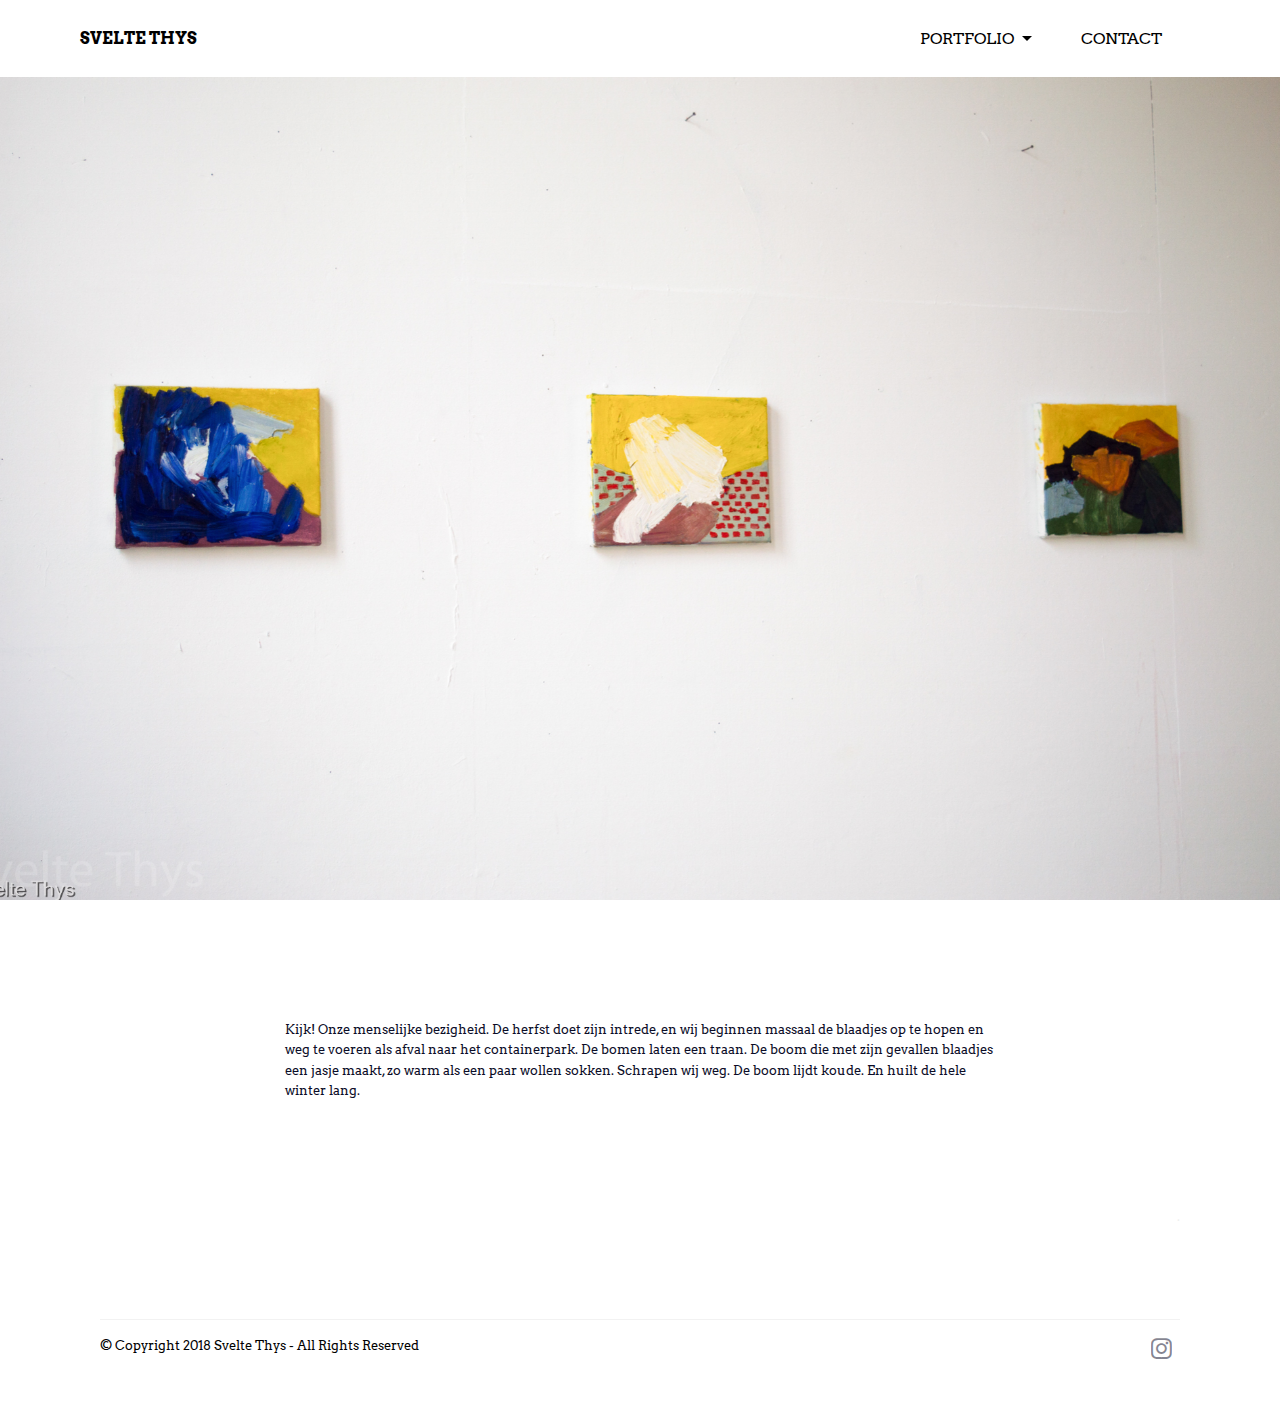
<file: index.html>
<!DOCTYPE html>
<html >
<head>
  <!-- Site made with Mobirise Website Builder v4.7.10, https://mobirise.com -->
  <meta charset="UTF-8">
  <meta http-equiv="X-UA-Compatible" content="IE=edge">
  <meta name="generator" content="Mobirise v4.7.10, mobirise.com">
  <meta name="viewport" content="width=device-width, initial-scale=1, minimum-scale=1">
  <link rel="shortcut icon" href="assets/images/logo2.png" type="image/x-icon">
  <meta name="description" content="">
  <title>Svelte Thys</title>
  <link rel="stylesheet" href="assets/web/assets/mobirise-icons/mobirise-icons.css">
  <link rel="stylesheet" href="assets/tether/tether.min.css">
  <link rel="stylesheet" href="assets/bootstrap/css/bootstrap.min.css">
  <link rel="stylesheet" href="assets/bootstrap/css/bootstrap-grid.min.css">
  <link rel="stylesheet" href="assets/bootstrap/css/bootstrap-reboot.min.css">
  <link rel="stylesheet" href="assets/socicon/css/styles.css">
  <link rel="stylesheet" href="assets/dropdown/css/style.css">
  <link rel="stylesheet" href="assets/theme/css/style.css">
  <link rel="stylesheet" href="assets/mobirise/css/mbr-additional.css" type="text/css">
  
  
  
</head>
<body>
  <section class="menu cid-r5SvCheloK" once="menu" id="menu1-1f">

    

    <nav class="navbar navbar-expand beta-menu navbar-dropdown align-items-center navbar-fixed-top navbar-toggleable-sm">
        <button class="navbar-toggler navbar-toggler-right" type="button" data-toggle="collapse" data-target="#navbarSupportedContent" aria-controls="navbarSupportedContent" aria-expanded="false" aria-label="Toggle navigation">
            <div class="hamburger">
                <span></span>
                <span></span>
                <span></span>
                <span></span>
            </div>
        </button>
        <div class="menu-logo">
            <div class="navbar-brand">
                
                <span class="navbar-caption-wrap"><a class="navbar-caption text-black display-4" href="index.html">
                        SVELTE THYS</a></span>
            </div>
        </div>
        <div class="collapse navbar-collapse" id="navbarSupportedContent">
            <ul class="navbar-nav nav-dropdown nav-right" data-app-modern-menu="true"><li class="nav-item dropdown open">
                    <a class="nav-link link dropdown-toggle text-black display-4" href="https://mobirise.com" data-toggle="dropdown-submenu" aria-expanded="true">&nbsp;                       
                        PORTFOLIO&nbsp;</a><div class="dropdown-menu"><div class="dropdown"><a class="dropdown-item dropdown-toggle text-black display-4" href="P2017.html" data-toggle="dropdown-submenu" aria-expanded="false">SCHILDERIJEN</a><div class="dropdown-menu dropdown-submenu"><a class="dropdown-item text-black display-4" href="P2017.html">2017</a><a class="dropdown-item text-black display-4" href="P2018.html" aria-expanded="false">2018</a><a class="dropdown-item text-black display-4" href="page5.html" aria-expanded="false">2019<br></a></div></div><a class="dropdown-item text-black display-4" href="D2017.html" aria-expanded="false">TEKENINGEN<br></a></div>
                </li>
                <li class="nav-item">
                    <a class="nav-link link text-black display-4" href="contacts.html">&nbsp; &nbsp; &nbsp; &nbsp;CONTACT &nbsp; &nbsp; &nbsp;&nbsp;</a>
                </li></ul>
            
        </div>
    </nav>
</section>

<section class="engine"><a href="https://mobiri.se/z">best free css templates</a></section><section class="header1 cid-r5dHdwJaen mbr-fullscreen mbr-parallax-background" id="header1-1">

    

    

    <div class="container">
        <div class="row justify-content-md-center">
            <div class="mbr-white col-md-10">
                <h1 class="mbr-section-title align-center mbr-bold pb-3 mbr-fonts-style display-1"><span style="font-weight: normal;"></span></h1>
                
                
                
            </div>
        </div>
    </div>

</section>

<section class="mbr-section article content1 cid-r9G5EoZpFF" id="content1-27">
    
     

    <div class="container">
        <div class="media-container-row">
            <div class="mbr-text col-12 col-md-8 mbr-fonts-style display-7">Kijk! Onze menselijke bezigheid. De herfst doet zijn intrede, en wij beginnen massaal de blaadjes op te hopen en weg te voeren als afval naar het containerpark. De bomen laten een traan. De boom die met zijn gevallen blaadjes een jasje maakt, zo warm als een paar wollen sokken. Schrapen wij weg. De boom lijdt koude. En huilt de hele winter lang.</div>
        </div>
    </div>
</section>

<section class="cid-r5SxqmWLV7" id="footer5-1g">

    

    

    <div class="container">
        <div class="media-container-row">
            <div class="col-md-3">
                <div class="media-wrap">
                    <a href="https://mobirise.com/">
                       <img src="assets/images/logo2-2.png" alt="Mobirise" title="">
                    </a>
                </div>
            </div>
            <div class="col-md-9">
                <p class="mbr-text align-right links mbr-fonts-style display-7">.</p>
            </div>
        </div>
        <div class="footer-lower">
            <div class="media-container-row">
                <div class="col-md-12">
                    <hr>
                </div>
            </div>
            <div class="media-container-row mbr-white">
                <div class="col-md-6 copyright">
                    <p class="mbr-text mbr-fonts-style display-7">
                        © Copyright 2018 Svelte Thys - All Rights Reserved
                    </p>
                </div>
                <div class="col-md-6">
                    <div class="social-list align-right">
                        <div class="soc-item">
                            <a href="https://www.instagram.com/svelte_thys/" target="_blank">
                                <span class="mbr-iconfont mbr-iconfont-social socicon-instagram socicon" style="color: rgb(11, 12, 39);"></span>
                            </a>
                        </div>
                        
                        
                        
                        
                        
                    </div>
                </div>
            </div>
        </div>
    </div>
</section>


  <script src="assets/web/assets/jquery/jquery.min.js"></script>
  <script src="assets/popper/popper.min.js"></script>
  <script src="assets/tether/tether.min.js"></script>
  <script src="assets/bootstrap/js/bootstrap.min.js"></script>
  <script src="assets/dropdown/js/script.min.js"></script>
  <script src="assets/touchswipe/jquery.touch-swipe.min.js"></script>
  <script src="assets/parallax/jarallax.min.js"></script>
  <script src="assets/smoothscroll/smooth-scroll.js"></script>
  <script src="assets/theme/js/script.js"></script>
  
  
</body>
</html>
</file>
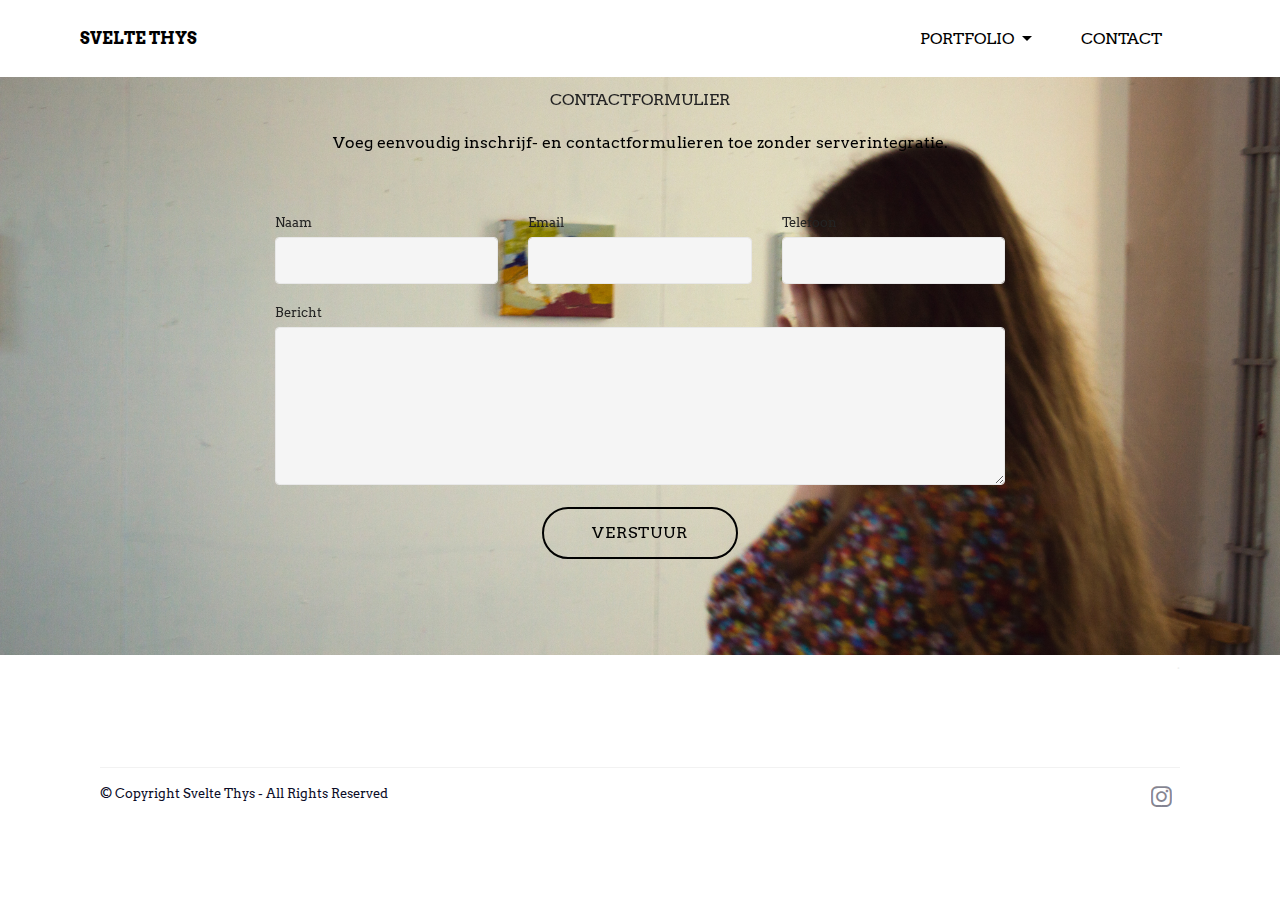
<file: contacts.html>
<!DOCTYPE html>
<html >
<head>
  <!-- Site made with Mobirise Website Builder v4.7.10, https://mobirise.com -->
  <meta charset="UTF-8">
  <meta http-equiv="X-UA-Compatible" content="IE=edge">
  <meta name="generator" content="Mobirise v4.7.10, mobirise.com">
  <meta name="viewport" content="width=device-width, initial-scale=1, minimum-scale=1">
  <link rel="shortcut icon" href="assets/images/logo2.png" type="image/x-icon">
  <meta name="description" content="Web Site Builder Description">
  <title>Contact</title>
  <link rel="stylesheet" href="assets/web/assets/mobirise-icons/mobirise-icons.css">
  <link rel="stylesheet" href="assets/tether/tether.min.css">
  <link rel="stylesheet" href="assets/bootstrap/css/bootstrap.min.css">
  <link rel="stylesheet" href="assets/bootstrap/css/bootstrap-grid.min.css">
  <link rel="stylesheet" href="assets/bootstrap/css/bootstrap-reboot.min.css">
  <link rel="stylesheet" href="assets/dropdown/css/style.css">
  <link rel="stylesheet" href="assets/socicon/css/styles.css">
  <link rel="stylesheet" href="assets/theme/css/style.css">
  <link rel="stylesheet" href="assets/mobirise/css/mbr-additional.css" type="text/css">
  
  
  
</head>
<body>
  <section class="menu cid-r5MwWubKWu" once="menu" id="menu1-1m">

    

    <nav class="navbar navbar-expand beta-menu navbar-dropdown align-items-center navbar-fixed-top navbar-toggleable-sm">
        <button class="navbar-toggler navbar-toggler-right" type="button" data-toggle="collapse" data-target="#navbarSupportedContent" aria-controls="navbarSupportedContent" aria-expanded="false" aria-label="Toggle navigation">
            <div class="hamburger">
                <span></span>
                <span></span>
                <span></span>
                <span></span>
            </div>
        </button>
        <div class="menu-logo">
            <div class="navbar-brand">
                
                <span class="navbar-caption-wrap"><a class="navbar-caption text-black display-4" href="index.html">
                        SVELTE THYS</a></span>
            </div>
        </div>
        <div class="collapse navbar-collapse" id="navbarSupportedContent">
            <ul class="navbar-nav nav-dropdown nav-right" data-app-modern-menu="true"><li class="nav-item dropdown open">
                    <a class="nav-link link dropdown-toggle text-black display-4" href="https://mobirise.com" data-toggle="dropdown-submenu" aria-expanded="true">&nbsp;                       
                        PORTFOLIO&nbsp;</a><div class="dropdown-menu"><div class="dropdown"><a class="dropdown-item dropdown-toggle text-black display-4" href="P2017.html" data-toggle="dropdown-submenu" aria-expanded="false">SCHILDERIJEN</a><div class="dropdown-menu dropdown-submenu"><a class="dropdown-item text-black display-4" href="P2017.html">2017</a><a class="dropdown-item text-black display-4" href="P2018.html" aria-expanded="false">2018</a><a class="dropdown-item text-black display-4" href="page5.html" aria-expanded="false">2019<br></a></div></div><a class="dropdown-item text-black display-4" href="D2017.html" aria-expanded="false">TEKENINGEN<br></a></div>
                </li>
                <li class="nav-item">
                    <a class="nav-link link text-black display-4" href="contacts.html">&nbsp; &nbsp; &nbsp; &nbsp;CONTACT &nbsp; &nbsp; &nbsp;&nbsp;</a>
                </li></ul>
            
        </div>
    </nav>
</section>

<section class="engine"><a href="https://mobiri.se/a">online website builder</a></section><section class="mbr-section form1 cid-r5SDbH4aMR mbr-parallax-background" id="form1-1n">

    

    
    <div class="container">
        <div class="row justify-content-center">
            <div class="title col-12 col-lg-8">
                <h2 class="mbr-section-title align-center pb-3 mbr-fonts-style display-4">
                    CONTACTFORMULIER
                </h2>
                <h3 class="mbr-section-subtitle align-center mbr-light pb-3 mbr-fonts-style display-4">
                    Voeg eenvoudig inschrijf- en contactformulieren toe zonder serverintegratie.
                </h3>
            </div>
        </div>
    </div>
    <div class="container">
        <div class="row justify-content-center">
            <div class="media-container-column col-lg-8" data-form-type="formoid">
                    <div data-form-alert="" hidden="">Bedankt om het formulier in te vullen!</div>
            
                    <form class="mbr-form" action="https://mobirise.com/" method="post" data-form-title="Mobirise Form"><input type="hidden" name="email" data-form-email="true" value="mXXOuZ6N21tGXs6KGtmEsM6TYmdMKCHnl3dLRvII7zdx6NHeN4JT8yT33x4LuH0Cq0OjVq6PSXoo9gGWK0jHyXjmTOrtHh3tm+Q6/pSG2Lj7p8Vo+K8HbK3SHRgNVWIh" data-form-field="Email">
                        <div class="row row-sm-offset">
                            <div class="col-md-4 multi-horizontal" data-for="name">
                                <div class="form-group">
                                    <label class="form-control-label mbr-fonts-style display-7" for="name-form1-1n">Naam</label>
                                    <input type="text" class="form-control" name="name" data-form-field="Name" required="" id="name-form1-1n">
                                </div>
                            </div>
                            <div class="col-md-4 multi-horizontal" data-for="email">
                                <div class="form-group">
                                    <label class="form-control-label mbr-fonts-style display-7" for="email-form1-1n">Email</label>
                                    <input type="email" class="form-control" name="email" data-form-field="Email" required="" id="email-form1-1n">
                                </div>
                            </div>
                            <div class="col-md-4 multi-horizontal" data-for="phone">
                                <div class="form-group">
                                    <label class="form-control-label mbr-fonts-style display-7" for="phone-form1-1n">Telefoon</label>
                                    <input type="tel" class="form-control" name="phone" data-form-field="Phone" id="phone-form1-1n">
                                </div>
                            </div>
                        </div>
                        <div class="form-group" data-for="message">
                            <label class="form-control-label mbr-fonts-style display-7" for="message-form1-1n">Bericht</label>
                            <textarea type="text" class="form-control" name="message" rows="7" data-form-field="Message" id="message-form1-1n"></textarea>
                        </div>
            
                        <span class="input-group-btn"><button href="" type="submit" class="btn btn-form btn-primary-outline display-4">VERSTUUR</button></span>
                    </form>
            </div>
        </div>
    </div>
</section>

<section class="cid-r7cdUCMRgX" id="footer5-1o">

    

    

    <div class="container">
        <div class="media-container-row">
            <div class="col-md-3">
                <div class="media-wrap">
                    <a href="https://mobirise.com/">
                       <img src="assets/images/logo2-1.png" alt="Mobirise" title="">
                    </a>
                </div>
            </div>
            <div class="col-md-9">
                <p class="mbr-text align-right links mbr-fonts-style display-7">.</p>
            </div>
        </div>
        <div class="footer-lower">
            <div class="media-container-row">
                <div class="col-md-12">
                    <hr>
                </div>
            </div>
            <div class="media-container-row mbr-white">
                <div class="col-md-6 copyright">
                    <p class="mbr-text mbr-fonts-style display-7">
                        © Copyright Svelte Thys - All Rights Reserved
                    </p>
                </div>
                <div class="col-md-6">
                    <div class="social-list align-right">
                        <div class="soc-item">
                            <a href="https://www.instagram.com/svelte_thys/" target="_blank">
                                <span class="mbr-iconfont mbr-iconfont-social socicon-instagram socicon" style="color: rgb(11, 12, 39);"></span>
                            </a>
                        </div>
                        
                        
                        
                        
                        
                    </div>
                </div>
            </div>
        </div>
    </div>
</section>


  <script src="assets/web/assets/jquery/jquery.min.js"></script>
  <script src="assets/popper/popper.min.js"></script>
  <script src="assets/tether/tether.min.js"></script>
  <script src="assets/bootstrap/js/bootstrap.min.js"></script>
  <script src="assets/smoothscroll/smooth-scroll.js"></script>
  <script src="assets/dropdown/js/script.min.js"></script>
  <script src="assets/touchswipe/jquery.touch-swipe.min.js"></script>
  <script src="assets/parallax/jarallax.min.js"></script>
  <script src="assets/theme/js/script.js"></script>
  <script src="assets/formoid/formoid.min.js"></script>
  
  
</body>
</html>
</file>
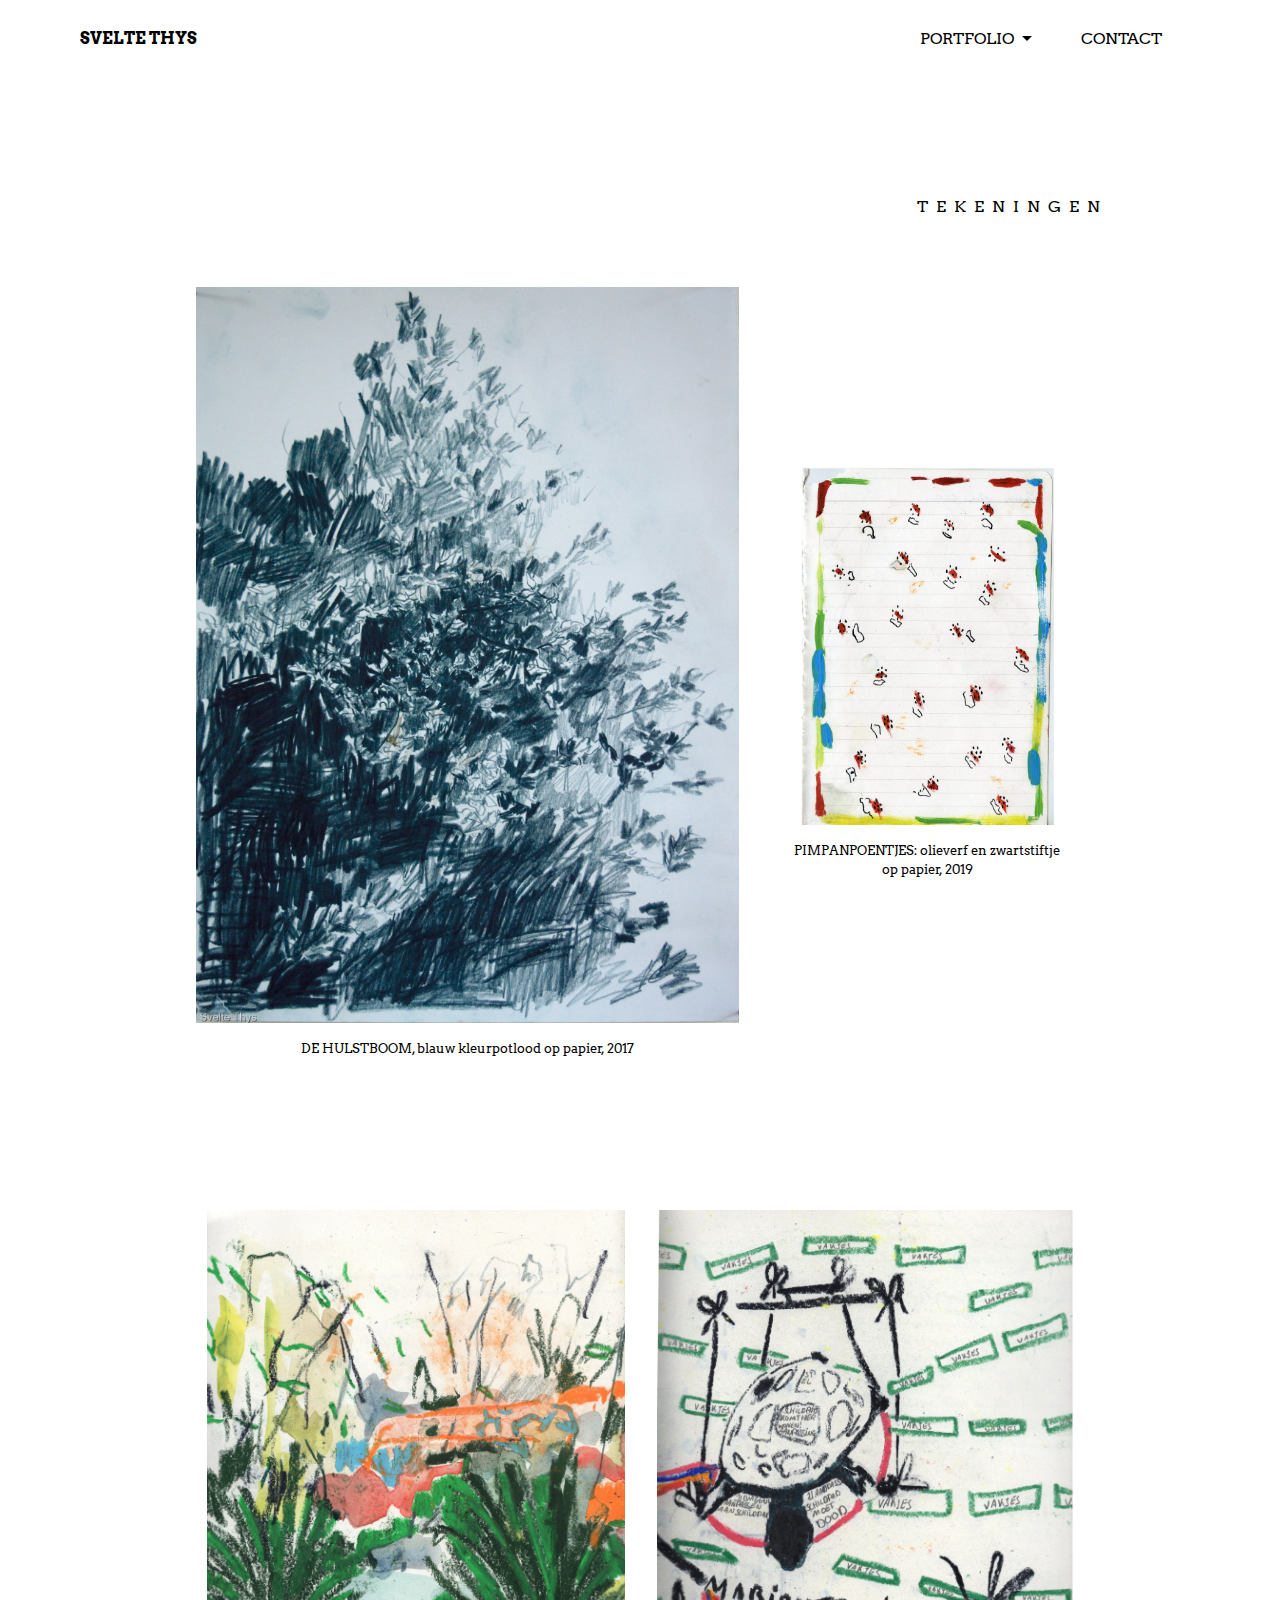
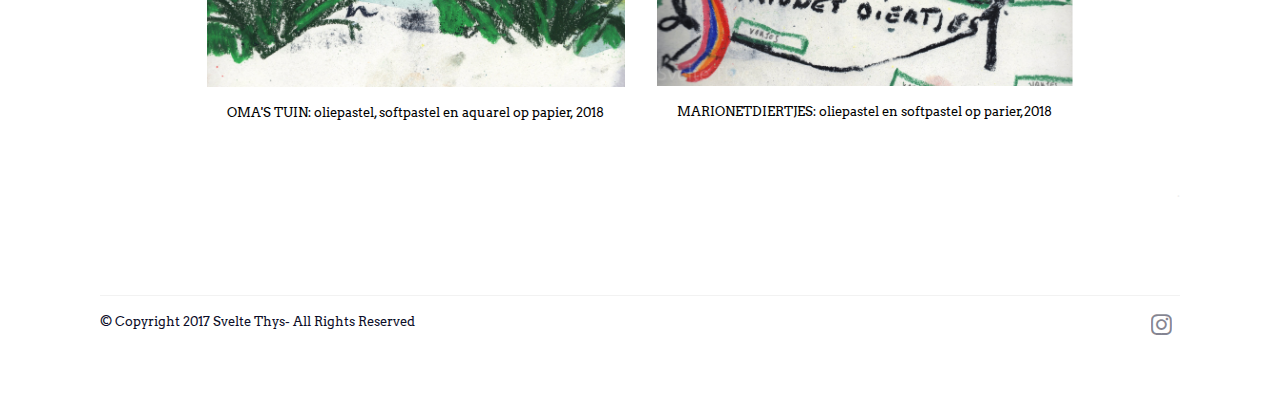
<file: D2017.html>
<!DOCTYPE html>
<html >
<head>
  <!-- Site made with Mobirise Website Builder v4.7.10, https://mobirise.com -->
  <meta charset="UTF-8">
  <meta http-equiv="X-UA-Compatible" content="IE=edge">
  <meta name="generator" content="Mobirise v4.7.10, mobirise.com">
  <meta name="viewport" content="width=device-width, initial-scale=1, minimum-scale=1">
  <link rel="shortcut icon" href="assets/images/logo2.png" type="image/x-icon">
  <meta name="description" content="Web Page Maker Description">
  <title>Tekeningen</title>
  <link rel="stylesheet" href="assets/web/assets/mobirise-icons/mobirise-icons.css">
  <link rel="stylesheet" href="assets/tether/tether.min.css">
  <link rel="stylesheet" href="assets/bootstrap/css/bootstrap.min.css">
  <link rel="stylesheet" href="assets/bootstrap/css/bootstrap-grid.min.css">
  <link rel="stylesheet" href="assets/bootstrap/css/bootstrap-reboot.min.css">
  <link rel="stylesheet" href="assets/dropdown/css/style.css">
  <link rel="stylesheet" href="assets/socicon/css/styles.css">
  <link rel="stylesheet" href="assets/theme/css/style.css">
  <link rel="stylesheet" href="assets/mobirise/css/mbr-additional.css" type="text/css">
  
  
  
</head>
<body>
  <section class="menu cid-r7cpsoT1m5" once="menu" id="menu1-1x">

    

    <nav class="navbar navbar-expand beta-menu navbar-dropdown align-items-center navbar-fixed-top navbar-toggleable-sm">
        <button class="navbar-toggler navbar-toggler-right" type="button" data-toggle="collapse" data-target="#navbarSupportedContent" aria-controls="navbarSupportedContent" aria-expanded="false" aria-label="Toggle navigation">
            <div class="hamburger">
                <span></span>
                <span></span>
                <span></span>
                <span></span>
            </div>
        </button>
        <div class="menu-logo">
            <div class="navbar-brand">
                
                <span class="navbar-caption-wrap"><a class="navbar-caption text-black display-4" href="index.html">
                        SVELTE THYS</a></span>
            </div>
        </div>
        <div class="collapse navbar-collapse" id="navbarSupportedContent">
            <ul class="navbar-nav nav-dropdown nav-right" data-app-modern-menu="true"><li class="nav-item dropdown open">
                    <a class="nav-link link dropdown-toggle text-black display-4" href="https://mobirise.com" data-toggle="dropdown-submenu" aria-expanded="true">&nbsp;                       
                        PORTFOLIO&nbsp;</a><div class="dropdown-menu"><div class="dropdown"><a class="dropdown-item dropdown-toggle text-black display-4" href="P2017.html" data-toggle="dropdown-submenu" aria-expanded="false">SCHILDERIJEN</a><div class="dropdown-menu dropdown-submenu"><a class="dropdown-item text-black display-4" href="P2017.html">2017</a><a class="dropdown-item text-black display-4" href="P2018.html" aria-expanded="false">2018</a><a class="dropdown-item text-black display-4" href="page5.html" aria-expanded="false">2019<br></a></div></div><a class="dropdown-item text-black display-4" href="D2017.html" aria-expanded="false">TEKENINGEN<br></a></div>
                </li>
                <li class="nav-item">
                    <a class="nav-link link text-black display-4" href="contacts.html">&nbsp; &nbsp; &nbsp; &nbsp;CONTACT &nbsp; &nbsp; &nbsp;&nbsp;</a>
                </li></ul>
            
        </div>
    </nav>
</section>

<section class="engine"><a href="https://mobiri.se/q">responsive website templates</a></section><section class="header1 cid-r7cpspqcPy" id="header1-1y">

    

    

    <div class="container">
        <div class="row justify-content-md-center">
            <div class="mbr-white col-md-10">
                <h1 class="mbr-section-title align-center mbr-bold pb-3 mbr-fonts-style display-1">T</h1>
                <h3 class="mbr-section-subtitle align-center mbr-light pb-3 mbr-fonts-style display-2">
                    T &nbsp;E &nbsp;K &nbsp;E &nbsp;N &nbsp;I &nbsp;N &nbsp;G &nbsp;E &nbsp;N</h3>
                
                
            </div>
        </div>
    </div>

</section>

<section class="cid-rpvYYPYQ7j" id="image4-2w">
    <!-- Block parameters controls (Blue "Gear" panel) -->
    
    <!-- End block parameters -->
    <div class="container images-container">
            <div class="media-container-row" style="width: 80%;">
                <div class="img-item item1" style="width: 177%;">
                    <img src="assets/images/berk-2017.jpg" alt="" title="">
                    <div class="img-caption">
                        <p class="mbr-fonts-style align-center mbr-black display-7">
                            DE HULSTBOOM, blauw kleurpotlood op papier, 2017
                        </p>
                    </div>
                </div>
                <div class="img-item">
                    <img src="assets/images/g.jpg" alt="" title="">
                    <div class="img-caption">
                        <p class="mbr-fonts-style align-center mbr-black display-7">PIMPANPOENTJES: olieverf en zwartstiftje op papier, 2019<br></p>
                    </div>
                </div>
            </div>
    </div>
</section>

<section class="cid-rrWPxVA9fs" id="image4-31">
    <!-- Block parameters controls (Blue "Gear" panel) -->
    
    <!-- End block parameters -->
    <div class="container images-container">
            <div class="media-container-row" style="width: 78%;">
                <div class="img-item item1" style="width: 104%;">
                    <img src="assets/images/er.jpg" alt="" title="">
                    <div class="img-caption">
                        <p class="mbr-fonts-style align-center mbr-black display-7">
                            OMA'S TUIN: oliepastel, softpastel en aquarel op papier, 2018</p>
                    </div>
                </div>
                <div class="img-item">
                    <img src="assets/images/n.jpg" alt="" title="">
                    <div class="img-caption">
                        <p class="mbr-fonts-style align-center mbr-black display-7">MARIONETDIERTJES: oliepastel en softpastel op parier,2018</p>
                    </div>
                </div>
            </div>
    </div>
</section>

<section class="cid-r7cpsr2yAT" id="footer5-20">

    

    

    <div class="container">
        <div class="media-container-row">
            <div class="col-md-3">
                <div class="media-wrap">
                    <a href="https://mobirise.com/">
                       <img src="assets/images/logo2-4.png" alt="Mobirise" title="">
                    </a>
                </div>
            </div>
            <div class="col-md-9">
                <p class="mbr-text align-right links mbr-fonts-style display-7">.</p>
            </div>
        </div>
        <div class="footer-lower">
            <div class="media-container-row">
                <div class="col-md-12">
                    <hr>
                </div>
            </div>
            <div class="media-container-row mbr-white">
                <div class="col-md-6 copyright">
                    <p class="mbr-text mbr-fonts-style display-7">
                        © Copyright 2017 Svelte Thys- All Rights Reserved
                    </p>
                </div>
                <div class="col-md-6">
                    <div class="social-list align-right">
                        <div class="soc-item">
                            <a href="https://www.instagram.com/svelte_thys/" target="_blank">
                                <span class="mbr-iconfont mbr-iconfont-social socicon-instagram socicon" style="color: rgb(11, 12, 39);"></span>
                            </a>
                        </div>
                        
                        
                        
                        
                        
                    </div>
                </div>
            </div>
        </div>
    </div>
</section>


  <script src="assets/web/assets/jquery/jquery.min.js"></script>
  <script src="assets/popper/popper.min.js"></script>
  <script src="assets/tether/tether.min.js"></script>
  <script src="assets/bootstrap/js/bootstrap.min.js"></script>
  <script src="assets/smoothscroll/smooth-scroll.js"></script>
  <script src="assets/dropdown/js/script.min.js"></script>
  <script src="assets/touchswipe/jquery.touch-swipe.min.js"></script>
  <script src="assets/theme/js/script.js"></script>
  
  
</body>
</html>
</file>
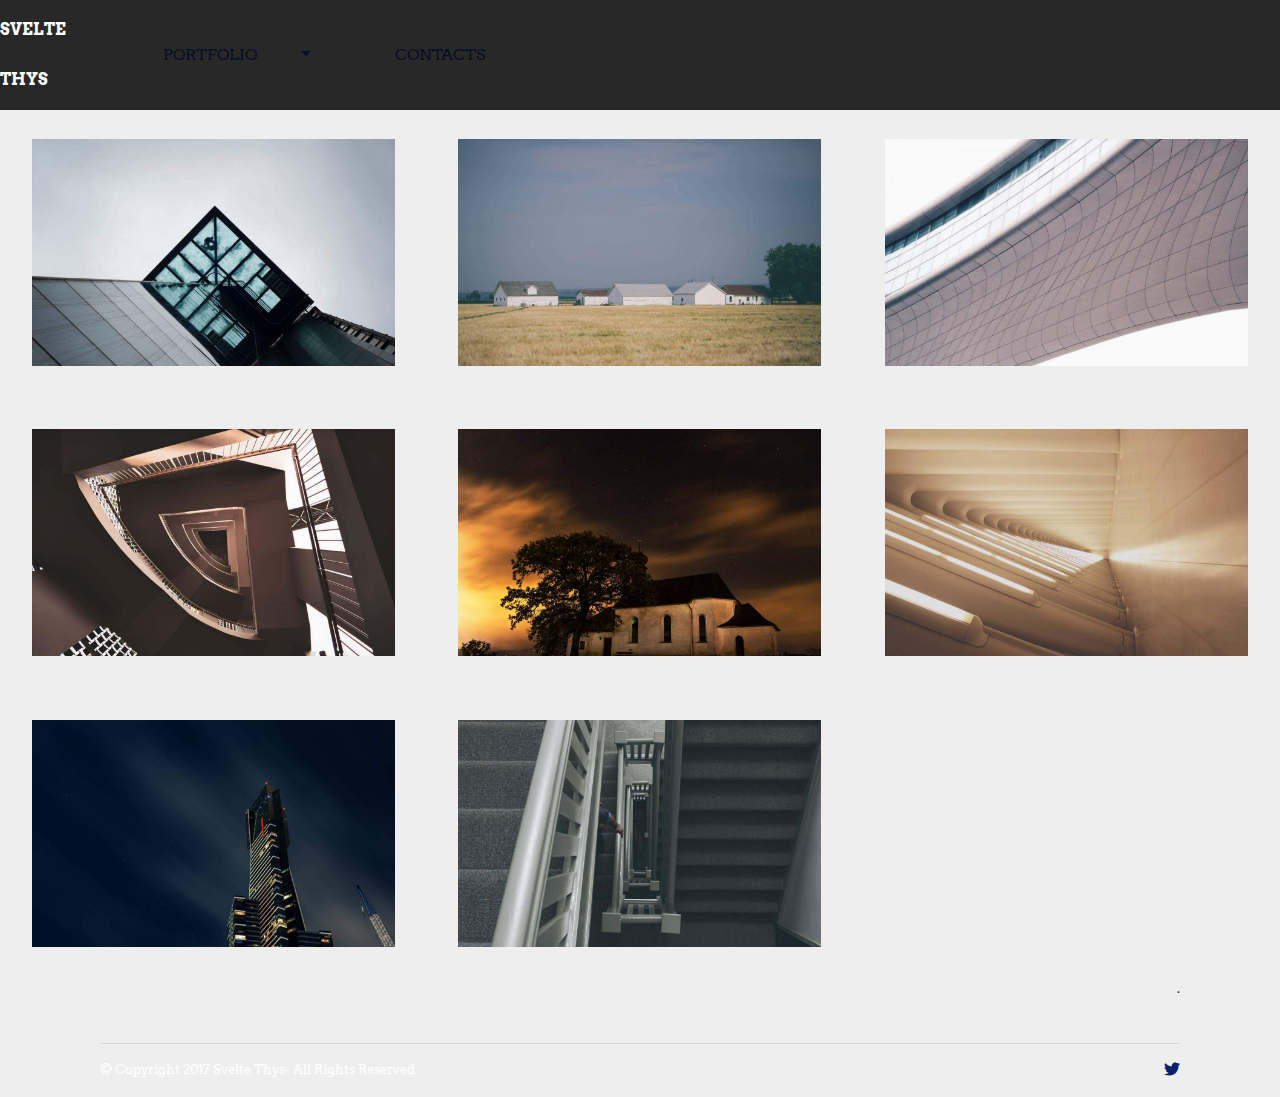
<file: D2018.html>
<!DOCTYPE html>
<html >
<head>
  <!-- Site made with Mobirise Website Builder v4.7.10, https://mobirise.com -->
  <meta charset="UTF-8">
  <meta http-equiv="X-UA-Compatible" content="IE=edge">
  <meta name="generator" content="Mobirise v4.7.10, mobirise.com">
  <meta name="viewport" content="width=device-width, initial-scale=1, minimum-scale=1">
  <link rel="shortcut icon" href="assets/images/logo2.png" type="image/x-icon">
  <meta name="description" content="Web Page Maker Description">
  <title>Page 5</title>
  <link rel="stylesheet" href="assets/web/assets/mobirise-icons/mobirise-icons.css">
  <link rel="stylesheet" href="assets/tether/tether.min.css">
  <link rel="stylesheet" href="assets/bootstrap/css/bootstrap.min.css">
  <link rel="stylesheet" href="assets/bootstrap/css/bootstrap-grid.min.css">
  <link rel="stylesheet" href="assets/bootstrap/css/bootstrap-reboot.min.css">
  <link rel="stylesheet" href="assets/dropdown/css/style.css">
  <link rel="stylesheet" href="assets/socicon/css/styles.css">
  <link rel="stylesheet" href="assets/theme/css/style.css">
  <link rel="stylesheet" href="assets/gallery/style.css">
  <link rel="stylesheet" href="assets/mobirise/css/mbr-additional.css" type="text/css">
  
  
  
</head>
<body>
  <section class="menu cid-r7cpryYFJo" once="menu" id="menu1-1t">

    

    <nav class="navbar navbar-expand beta-menu navbar-dropdown align-items-center navbar-fixed-top navbar-toggleable-sm">
        <button class="navbar-toggler navbar-toggler-right" type="button" data-toggle="collapse" data-target="#navbarSupportedContent" aria-controls="navbarSupportedContent" aria-expanded="false" aria-label="Toggle navigation">
            <div class="hamburger">
                <span></span>
                <span></span>
                <span></span>
                <span></span>
            </div>
        </button>
        <div class="menu-logo">
            <div class="navbar-brand">
                
                <span class="navbar-caption-wrap"><a class="navbar-caption text-white display-4" href="index.html">
                        SVELTE THYS</a></span>
            </div>
        </div>
        <div class="collapse navbar-collapse" id="navbarSupportedContent">
            <ul class="navbar-nav nav-dropdown nav-right" data-app-modern-menu="true"><li class="nav-item dropdown open">
                    <a class="nav-link link text-primary dropdown-toggle display-4" href="https://mobirise.com" data-toggle="dropdown-submenu" aria-expanded="true">&nbsp;                       
                        PORTFOLIO &nbsp; &nbsp; &nbsp; &nbsp; &nbsp;</a><div class="dropdown-menu"><div class="dropdown"><a class="text-primary dropdown-item dropdown-toggle display-4" href="schilderijen.html" data-toggle="dropdown-submenu" aria-expanded="false">PAINTINGS</a><div class="dropdown-menu dropdown-submenu"><a class="text-primary dropdown-item display-4" href="P2017.html">2017</a><a class="text-primary dropdown-item display-4" href="P2018.html" aria-expanded="false">2018</a></div></div><div class="dropdown open"><a class="text-primary dropdown-item dropdown-toggle display-4" href="hersenspinsel.html" aria-expanded="true" data-toggle="dropdown-submenu">DRAWINGS<br></a><div class="dropdown-menu dropdown-submenu"><a class="text-primary dropdown-item display-4" href="D2017.html" aria-expanded="false">2017</a><a class="text-primary dropdown-item display-4" href="D2018.html" aria-expanded="true">2018</a></div></div></div>
                </li>
                <li class="nav-item">
                    <a class="nav-link link text-primary display-4" href="contacts.html">
                        
                        CONTACTS &nbsp; &nbsp; &nbsp;&nbsp;</a>
                </li></ul>
            
        </div>
    </nav>
</section>

<section class="engine"><a href="https://mobiri.se/y">html site templates</a></section><section class="header1 cid-r7cprzArQI" id="header1-1u">

    

    

    <div class="container">
        <div class="row justify-content-md-center">
            <div class="mbr-white col-md-10">
                <h1 class="mbr-section-title align-center mbr-bold pb-3 mbr-fonts-style display-1">2018<br></h1>
                <h3 class="mbr-section-subtitle align-center mbr-light pb-3 mbr-fonts-style display-2">H E R S E N S P I N S E L S</h3>
                
                
            </div>
        </div>
    </div>

</section>

<section class="mbr-gallery mbr-slider-carousel cid-r7cprAa6gh" id="gallery3-1v">

    

    <div>
        <div><!-- Filter --><!-- Gallery --><div class="mbr-gallery-row"><div class="mbr-gallery-layout-default"><div><div><div class="mbr-gallery-item mbr-gallery-item--p4" data-video-url="false" data-tags="Geweldige"><div href="#lb-gallery3-1v" data-slide-to="0" data-toggle="modal"><img src="assets/images/gallery00.jpg" alt="" title=""><span class="icon-focus"></span></div></div><div class="mbr-gallery-item mbr-gallery-item--p4" data-video-url="false" data-tags="Sympathieke"><div href="#lb-gallery3-1v" data-slide-to="1" data-toggle="modal"><img src="assets/images/gallery01.jpg" alt="" title=""><span class="icon-focus"></span></div></div><div class="mbr-gallery-item mbr-gallery-item--p4" data-video-url="false" data-tags="Creatieve"><div href="#lb-gallery3-1v" data-slide-to="2" data-toggle="modal"><img src="assets/images/gallery02.jpg" alt="" title=""><span class="icon-focus"></span></div></div><div class="mbr-gallery-item mbr-gallery-item--p4" data-video-url="false" data-tags="Bewegende"><div href="#lb-gallery3-1v" data-slide-to="3" data-toggle="modal"><img src="assets/images/gallery03.jpg" alt="" title=""><span class="icon-focus"></span></div></div><div class="mbr-gallery-item mbr-gallery-item--p4" data-video-url="false" data-tags="Geweldige"><div href="#lb-gallery3-1v" data-slide-to="4" data-toggle="modal"><img src="assets/images/gallery04.jpg" alt="" title=""><span class="icon-focus"></span></div></div><div class="mbr-gallery-item mbr-gallery-item--p4" data-video-url="false" data-tags="Geweldige"><div href="#lb-gallery3-1v" data-slide-to="5" data-toggle="modal"><img src="assets/images/gallery05.jpg" alt="" title=""><span class="icon-focus"></span></div></div><div class="mbr-gallery-item mbr-gallery-item--p4" data-video-url="false" data-tags="Sympathieke"><div href="#lb-gallery3-1v" data-slide-to="6" data-toggle="modal"><img src="assets/images/gallery06.jpg" alt="" title=""><span class="icon-focus"></span></div></div><div class="mbr-gallery-item mbr-gallery-item--p4" data-video-url="false" data-tags="Bewegende"><div href="#lb-gallery3-1v" data-slide-to="7" data-toggle="modal"><img src="assets/images/gallery07.jpg" alt="" title=""><span class="icon-focus"></span></div></div></div></div><div class="clearfix"></div></div></div><!-- Lightbox --><div data-app-prevent-settings="" class="mbr-slider modal fade carousel slide" tabindex="-1" data-keyboard="true" data-interval="false" id="lb-gallery3-1v"><div class="modal-dialog"><div class="modal-content"><div class="modal-body"><div class="carousel-inner"><div class="carousel-item active"><img src="assets/images/gallery00.jpg" alt="" title=""></div><div class="carousel-item"><img src="assets/images/gallery01.jpg" alt="" title=""></div><div class="carousel-item"><img src="assets/images/gallery02.jpg" alt="" title=""></div><div class="carousel-item"><img src="assets/images/gallery03.jpg" alt="" title=""></div><div class="carousel-item"><img src="assets/images/gallery04.jpg" alt="" title=""></div><div class="carousel-item"><img src="assets/images/gallery05.jpg" alt="" title=""></div><div class="carousel-item"><img src="assets/images/gallery06.jpg" alt="" title=""></div><div class="carousel-item"><img src="assets/images/gallery07.jpg" alt="" title=""></div></div><a class="carousel-control carousel-control-prev" role="button" data-slide="prev" href="#lb-gallery3-1v"><span class="mbri-left mbr-iconfont" aria-hidden="true"></span><span class="sr-only">Previous</span></a><a class="carousel-control carousel-control-next" role="button" data-slide="next" href="#lb-gallery3-1v"><span class="mbri-right mbr-iconfont" aria-hidden="true"></span><span class="sr-only">Next</span></a><a class="close" href="#" role="button" data-dismiss="modal"><span class="sr-only">Close</span></a></div></div></div></div></div>
    </div>

</section>

<section class="cid-r7cprBe92V" id="footer5-1w">

    

    

    <div class="container">
        <div class="media-container-row">
            <div class="col-md-3">
                <div class="media-wrap">
                    <a href="https://mobirise.com/">
                       <img src="assets/images/logo2-4.png" alt="Mobirise" title="">
                    </a>
                </div>
            </div>
            <div class="col-md-9">
                <p class="mbr-text align-right links mbr-fonts-style display-7">.</p>
            </div>
        </div>
        <div class="footer-lower">
            <div class="media-container-row">
                <div class="col-md-12">
                    <hr>
                </div>
            </div>
            <div class="media-container-row mbr-white">
                <div class="col-md-6 copyright">
                    <p class="mbr-text mbr-fonts-style display-7">
                        © Copyright 2017 Svelte Thys- All Rights Reserved
                    </p>
                </div>
                <div class="col-md-6">
                    <div class="social-list align-right">
                        <div class="soc-item">
                            <a href="https://twitter.com/mobirise" target="_blank">
                                <span class="mbr-iconfont mbr-iconfont-social socicon-twitter socicon" style="color: rgb(10, 32, 106);"></span>
                            </a>
                        </div>
                        
                        
                        
                        
                        
                    </div>
                </div>
            </div>
        </div>
    </div>
</section>


  <script src="assets/web/assets/jquery/jquery.min.js"></script>
  <script src="assets/popper/popper.min.js"></script>
  <script src="assets/tether/tether.min.js"></script>
  <script src="assets/bootstrap/js/bootstrap.min.js"></script>
  <script src="assets/smoothscroll/smooth-scroll.js"></script>
  <script src="assets/dropdown/js/script.min.js"></script>
  <script src="assets/masonry/masonry.pkgd.min.js"></script>
  <script src="assets/imagesloaded/imagesloaded.pkgd.min.js"></script>
  <script src="assets/bootstrapcarouselswipe/bootstrap-carousel-swipe.js"></script>
  <script src="assets/vimeoplayer/jquery.mb.vimeo_player.js"></script>
  <script src="assets/touchswipe/jquery.touch-swipe.min.js"></script>
  <script src="assets/theme/js/script.js"></script>
  <script src="assets/gallery/player.min.js"></script>
  <script src="assets/gallery/script.js"></script>
  <script src="assets/slidervideo/script.js"></script>
  
  
</body>
</html>
</file>
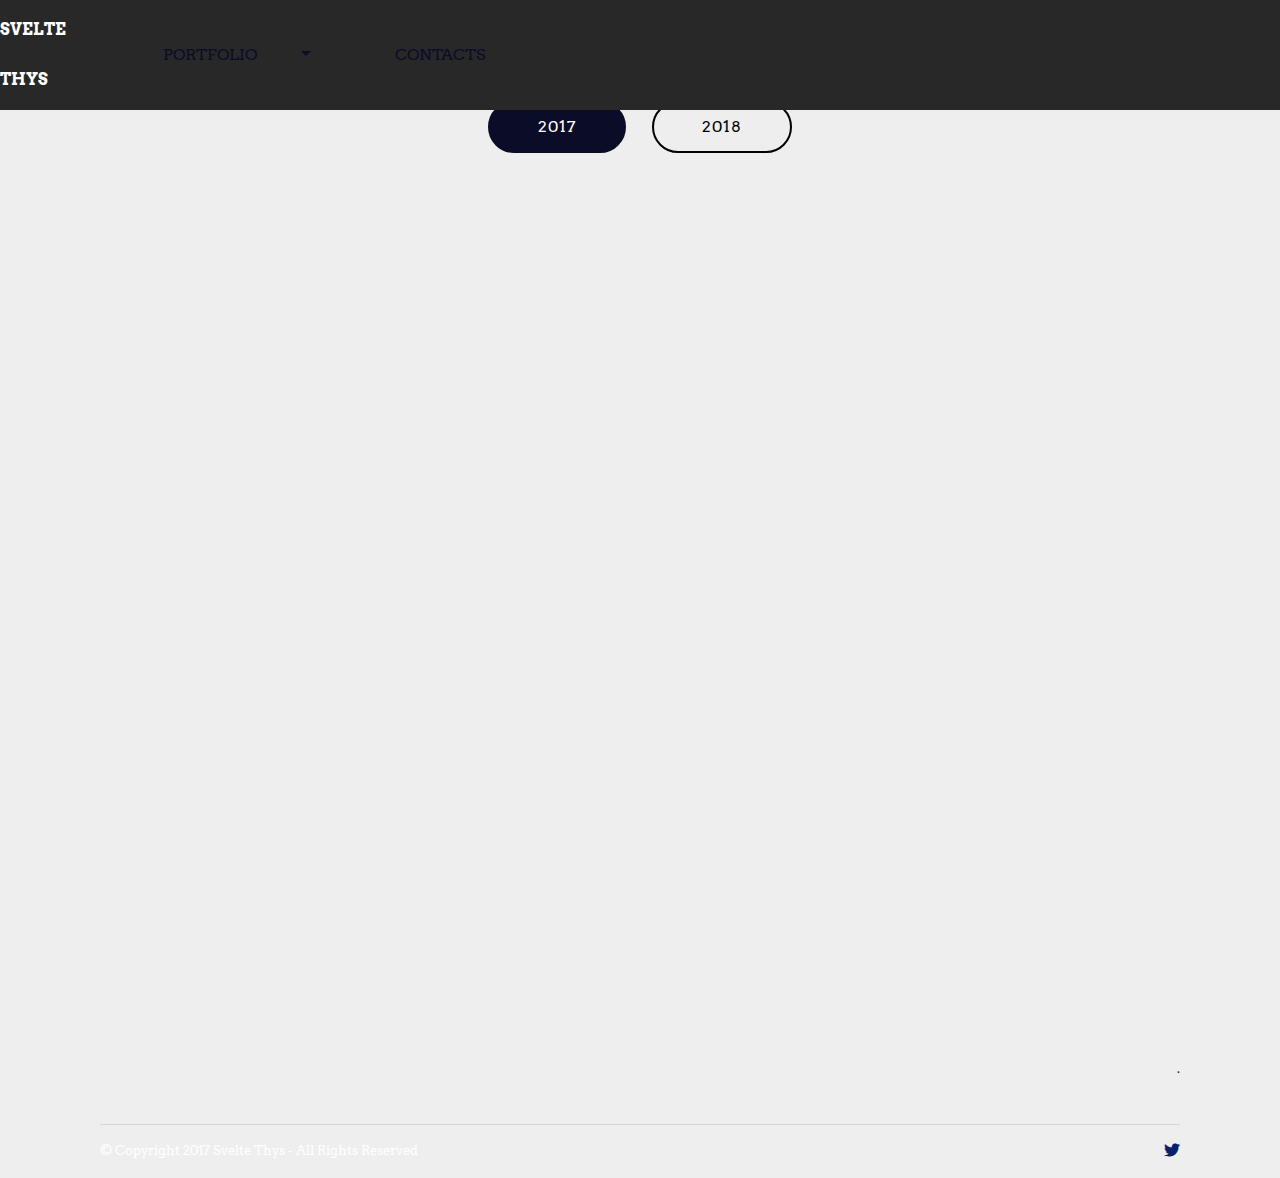
<file: hersenspinsel.html>
<!DOCTYPE html>
<html >
<head>
  <!-- Site made with Mobirise Website Builder v4.7.10, https://mobirise.com -->
  <meta charset="UTF-8">
  <meta http-equiv="X-UA-Compatible" content="IE=edge">
  <meta name="generator" content="Mobirise v4.7.10, mobirise.com">
  <meta name="viewport" content="width=device-width, initial-scale=1, minimum-scale=1">
  <link rel="shortcut icon" href="assets/images/logo2.png" type="image/x-icon">
  <meta name="description" content="Web Maker Description">
  <title>Page 4</title>
  <link rel="stylesheet" href="assets/web/assets/mobirise-icons/mobirise-icons.css">
  <link rel="stylesheet" href="assets/tether/tether.min.css">
  <link rel="stylesheet" href="assets/bootstrap/css/bootstrap.min.css">
  <link rel="stylesheet" href="assets/bootstrap/css/bootstrap-grid.min.css">
  <link rel="stylesheet" href="assets/bootstrap/css/bootstrap-reboot.min.css">
  <link rel="stylesheet" href="assets/socicon/css/styles.css">
  <link rel="stylesheet" href="assets/dropdown/css/style.css">
  <link rel="stylesheet" href="assets/theme/css/style.css">
  <link rel="stylesheet" href="assets/mobirise/css/mbr-additional.css" type="text/css">
  
  
  
</head>
<body>
  <section class="menu cid-r7coLD61Yb" once="menu" id="menu1-1p">

    

    <nav class="navbar navbar-expand beta-menu navbar-dropdown align-items-center navbar-fixed-top navbar-toggleable-sm">
        <button class="navbar-toggler navbar-toggler-right" type="button" data-toggle="collapse" data-target="#navbarSupportedContent" aria-controls="navbarSupportedContent" aria-expanded="false" aria-label="Toggle navigation">
            <div class="hamburger">
                <span></span>
                <span></span>
                <span></span>
                <span></span>
            </div>
        </button>
        <div class="menu-logo">
            <div class="navbar-brand">
                
                <span class="navbar-caption-wrap"><a class="navbar-caption text-white display-4" href="index.html">
                        SVELTE THYS</a></span>
            </div>
        </div>
        <div class="collapse navbar-collapse" id="navbarSupportedContent">
            <ul class="navbar-nav nav-dropdown nav-right" data-app-modern-menu="true"><li class="nav-item dropdown open">
                    <a class="nav-link link text-primary dropdown-toggle display-4" href="https://mobirise.com" data-toggle="dropdown-submenu" aria-expanded="true">&nbsp;                       
                        PORTFOLIO &nbsp; &nbsp; &nbsp; &nbsp; &nbsp;</a><div class="dropdown-menu"><div class="dropdown"><a class="text-primary dropdown-item dropdown-toggle display-4" href="schilderijen.html" data-toggle="dropdown-submenu" aria-expanded="false">PAINTINGS</a><div class="dropdown-menu dropdown-submenu"><a class="text-primary dropdown-item display-4" href="P2017.html">2017</a><a class="text-primary dropdown-item display-4" href="P2018.html" aria-expanded="false">2018</a></div></div><div class="dropdown open"><a class="text-primary dropdown-item dropdown-toggle display-4" href="hersenspinsel.html" aria-expanded="true" data-toggle="dropdown-submenu">DRAWINGS<br></a><div class="dropdown-menu dropdown-submenu"><a class="text-primary dropdown-item display-4" href="D2017.html" aria-expanded="false">2017</a><a class="text-primary dropdown-item display-4" href="D2018.html" aria-expanded="true">2018</a></div></div></div>
                </li>
                <li class="nav-item">
                    <a class="nav-link link text-primary display-4" href="contacts.html">
                        
                        CONTACTS &nbsp; &nbsp; &nbsp;&nbsp;</a>
                </li></ul>
            
        </div>
    </nav>
</section>

<section class="engine"><a href="https://mobiri.se/s">bootstrap theme</a></section><section class="header1 cid-r7coLDZqUE" id="header1-1q">

    

    

    <div class="container">
        <div class="row justify-content-md-center">
            <div class="mbr-white col-md-10">
                <h1 class="mbr-section-title align-center mbr-bold pb-3 mbr-fonts-style display-1">HERSENSPINSELS</h1>
                
                <p class="mbr-text align-center pb-3 mbr-fonts-style display-5"></p>
                <div class="mbr-section-btn align-center"><a class="btn btn-md btn-primary display-2" href="D2017.html">
                        2017</a> <a class="btn btn-md btn-primary-outline display-2" href="D2018.html">
                        2018<br></a></div>
            </div>
        </div>
    </div>

</section>

<section class="header6 cid-r9G8Z5DzAP mbr-fullscreen mbr-parallax-background" id="header6-2a">

    

    

    <div class="container">
        <div class="row justify-content-md-center">
            <div class="mbr-white col-md-10">
                
                
                
            </div>
        </div>
    </div>

    
</section>

<section class="cid-r7coLFzOM1" id="footer5-1s">

    

    

    <div class="container">
        <div class="media-container-row">
            <div class="col-md-3">
                <div class="media-wrap">
                    <a href="https://mobirise.com/">
                       <img src="assets/images/logo2-3.png" alt="Mobirise" title="">
                    </a>
                </div>
            </div>
            <div class="col-md-9">
                <p class="mbr-text align-right links mbr-fonts-style display-7">.</p>
            </div>
        </div>
        <div class="footer-lower">
            <div class="media-container-row">
                <div class="col-md-12">
                    <hr>
                </div>
            </div>
            <div class="media-container-row mbr-white">
                <div class="col-md-6 copyright">
                    <p class="mbr-text mbr-fonts-style display-7">
                        © Copyright 2017 Svelte Thys - All Rights Reserved
                    </p>
                </div>
                <div class="col-md-6">
                    <div class="social-list align-right">
                        <div class="soc-item">
                            <a href="https://twitter.com/mobirise" target="_blank">
                                <span class="mbr-iconfont mbr-iconfont-social socicon-twitter socicon" style="color: rgb(10, 32, 106);"></span>
                            </a>
                        </div>
                        
                        
                        
                        
                        
                    </div>
                </div>
            </div>
        </div>
    </div>
</section>


  <script src="assets/web/assets/jquery/jquery.min.js"></script>
  <script src="assets/popper/popper.min.js"></script>
  <script src="assets/tether/tether.min.js"></script>
  <script src="assets/bootstrap/js/bootstrap.min.js"></script>
  <script src="assets/dropdown/js/script.min.js"></script>
  <script src="assets/touchswipe/jquery.touch-swipe.min.js"></script>
  <script src="assets/parallax/jarallax.min.js"></script>
  <script src="assets/smoothscroll/smooth-scroll.js"></script>
  <script src="assets/theme/js/script.js"></script>
  
  
</body>
</html>
</file>
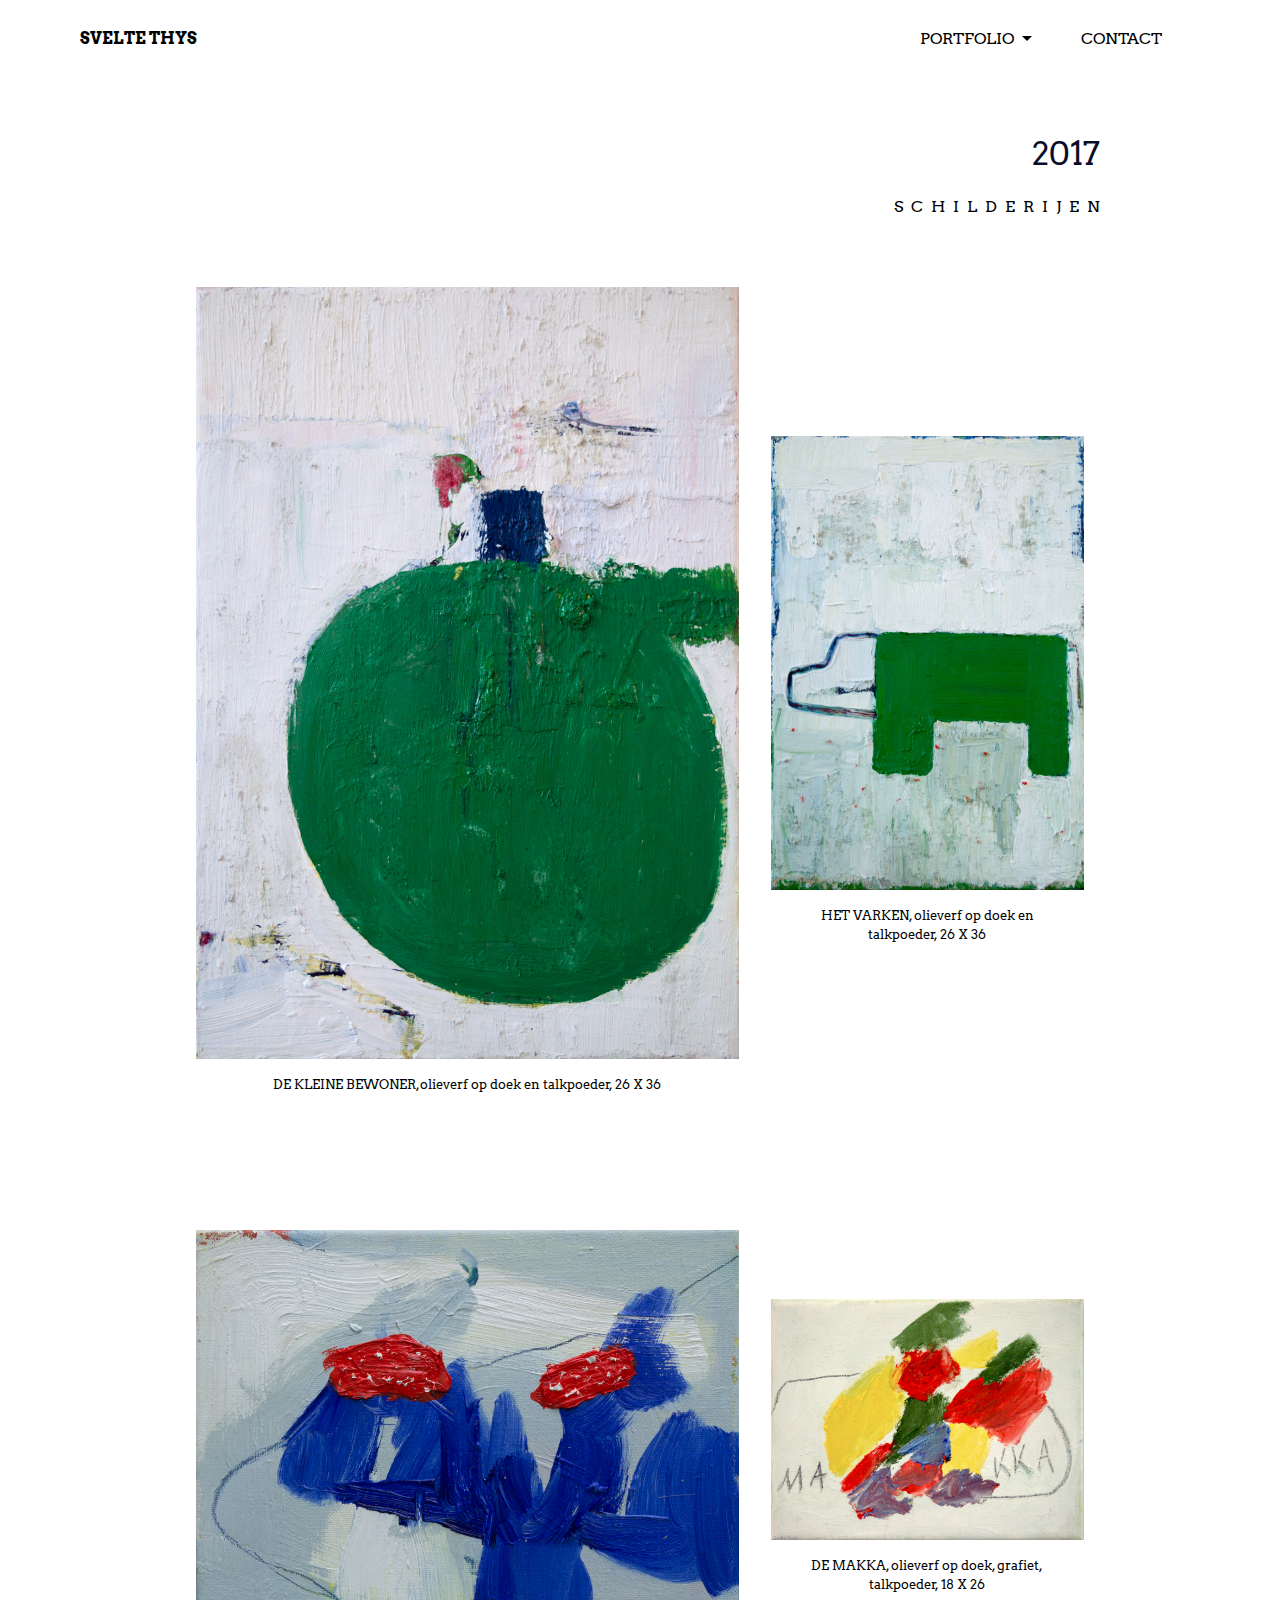
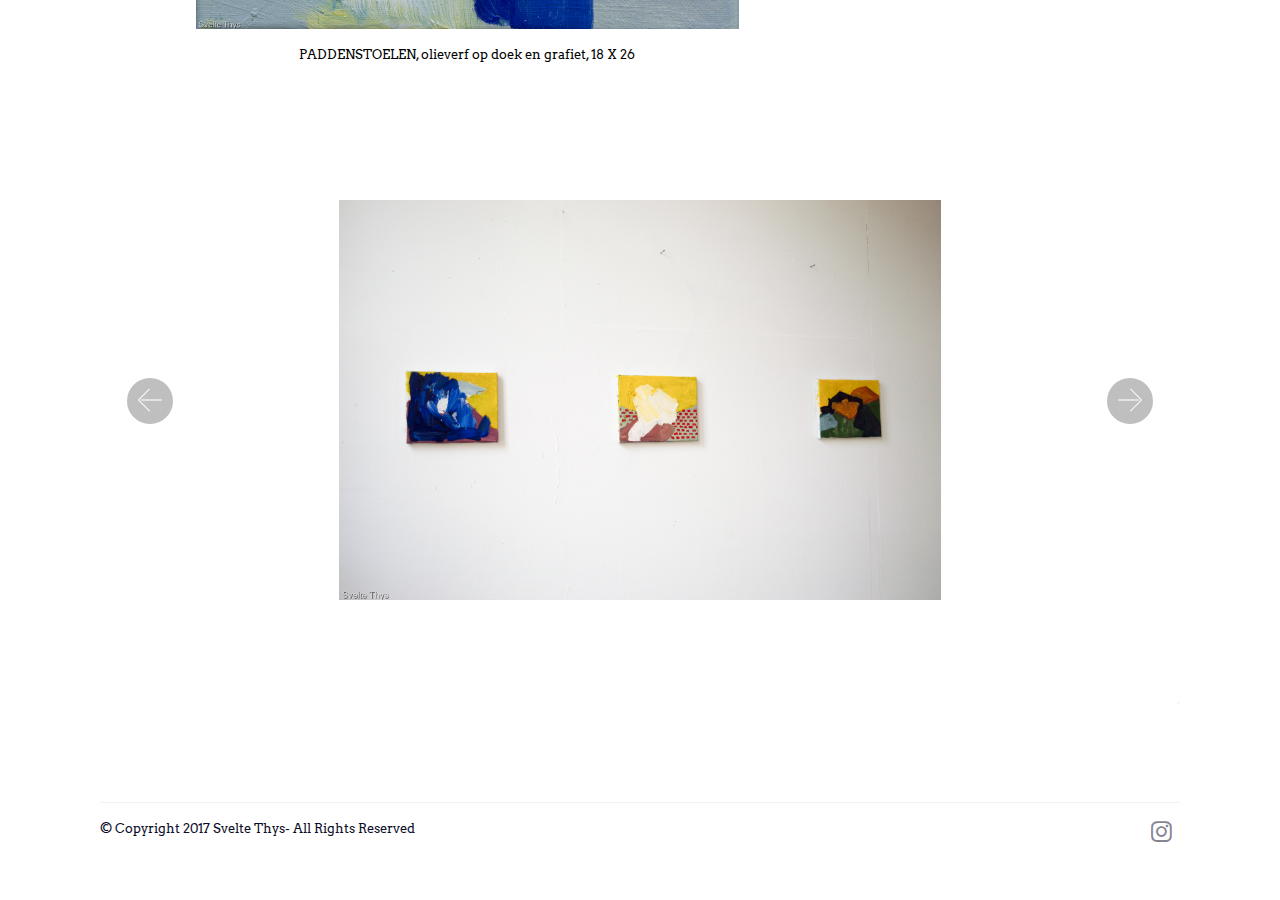
<file: P2017.html>
<!DOCTYPE html>
<html >
<head>
  <!-- Site made with Mobirise Website Builder v4.7.10, https://mobirise.com -->
  <meta charset="UTF-8">
  <meta http-equiv="X-UA-Compatible" content="IE=edge">
  <meta name="generator" content="Mobirise v4.7.10, mobirise.com">
  <meta name="viewport" content="width=device-width, initial-scale=1, minimum-scale=1">
  <link rel="shortcut icon" href="assets/images/logo2.png" type="image/x-icon">
  <meta name="description" content="Web Page Maker Description">
  <title>2017</title>
  <link rel="stylesheet" href="assets/web/assets/mobirise-icons/mobirise-icons.css">
  <link rel="stylesheet" href="assets/tether/tether.min.css">
  <link rel="stylesheet" href="assets/bootstrap/css/bootstrap.min.css">
  <link rel="stylesheet" href="assets/bootstrap/css/bootstrap-grid.min.css">
  <link rel="stylesheet" href="assets/bootstrap/css/bootstrap-reboot.min.css">
  <link rel="stylesheet" href="assets/dropdown/css/style.css">
  <link rel="stylesheet" href="assets/socicon/css/styles.css">
  <link rel="stylesheet" href="assets/theme/css/style.css">
  <link rel="stylesheet" href="assets/mobirise/css/mbr-additional.css" type="text/css">
  
  
  
</head>
<body>
  <section class="menu cid-r5MwWubKWu" once="menu" id="menu1-y">

    

    <nav class="navbar navbar-expand beta-menu navbar-dropdown align-items-center navbar-fixed-top navbar-toggleable-sm">
        <button class="navbar-toggler navbar-toggler-right" type="button" data-toggle="collapse" data-target="#navbarSupportedContent" aria-controls="navbarSupportedContent" aria-expanded="false" aria-label="Toggle navigation">
            <div class="hamburger">
                <span></span>
                <span></span>
                <span></span>
                <span></span>
            </div>
        </button>
        <div class="menu-logo">
            <div class="navbar-brand">
                
                <span class="navbar-caption-wrap"><a class="navbar-caption text-black display-4" href="index.html">
                        SVELTE THYS</a></span>
            </div>
        </div>
        <div class="collapse navbar-collapse" id="navbarSupportedContent">
            <ul class="navbar-nav nav-dropdown nav-right" data-app-modern-menu="true"><li class="nav-item dropdown open">
                    <a class="nav-link link dropdown-toggle text-black display-4" href="https://mobirise.com" data-toggle="dropdown-submenu" aria-expanded="true">&nbsp;                       
                        PORTFOLIO&nbsp;</a><div class="dropdown-menu"><div class="dropdown"><a class="dropdown-item dropdown-toggle text-black display-4" href="P2017.html" data-toggle="dropdown-submenu" aria-expanded="false">SCHILDERIJEN</a><div class="dropdown-menu dropdown-submenu"><a class="dropdown-item text-black display-4" href="P2017.html">2017</a><a class="dropdown-item text-black display-4" href="P2018.html" aria-expanded="false">2018</a><a class="dropdown-item text-black display-4" href="page5.html" aria-expanded="false">2019<br></a></div></div><a class="dropdown-item text-black display-4" href="D2017.html" aria-expanded="false">TEKENINGEN<br></a></div>
                </li>
                <li class="nav-item">
                    <a class="nav-link link text-black display-4" href="contacts.html">&nbsp; &nbsp; &nbsp; &nbsp;CONTACT &nbsp; &nbsp; &nbsp;&nbsp;</a>
                </li></ul>
            
        </div>
    </nav>
</section>

<section class="engine"><a href="https://mobiri.se/n">simple web templates</a></section><section class="header1 cid-r5MDi1VIA2" id="header1-16">

    

    

    <div class="container">
        <div class="row justify-content-md-center">
            <div class="mbr-white col-md-10">
                <h1 class="mbr-section-title align-center mbr-bold pb-3 mbr-fonts-style display-1"><span style="font-weight: normal;">2017</span><br></h1>
                <h3 class="mbr-section-subtitle align-center mbr-light pb-3 mbr-fonts-style display-2">S &nbsp;C &nbsp;H &nbsp;I &nbsp;L &nbsp;D &nbsp;E &nbsp;R &nbsp;I &nbsp;J &nbsp;E &nbsp;N</h3>
                
                
            </div>
        </div>
    </div>

</section>

<section class="cid-rpvWspaNOC" id="image4-2r">
    <!-- Block parameters controls (Blue "Gear" panel) -->
    
    <!-- End block parameters -->
    <div class="container images-container">
            <div class="media-container-row" style="width: 80%;">
                <div class="img-item item1" style="width: 177%;">
                    <img src="assets/images/kleine-bewoner-1.jpg" alt="" title="">
                    <div class="img-caption">
                        <p class="mbr-fonts-style align-center mbr-black display-7">
                            DE KLEINE BEWONER,olieverf op doek en talkpoeder, 26 X 36
                        </p>
                    </div>
                </div>
                <div class="img-item">
                    <img src="assets/images/het-varken-1.jpg" alt="" title="">
                    <div class="img-caption">
                        <p class="mbr-fonts-style align-center mbr-black display-7">
                                        HET VARKEN, olieverf op doek en talkpoeder, 26 X 36
                        </p>
                    </div>
                </div>
            </div>
    </div>
</section>

<section class="cid-rpvXuFK8Wc" id="image4-2t">
    <!-- Block parameters controls (Blue "Gear" panel) -->
    
    <!-- End block parameters -->
    <div class="container images-container">
            <div class="media-container-row" style="width: 80%;">
                <div class="img-item item1" style="width: 177%;">
                    <img src="assets/images/vliegenzwam.jpg" alt="" title="">
                    <div class="img-caption">
                        <p class="mbr-fonts-style align-center mbr-black display-7">
                            PADDENSTOELEN, olieverf op doek en grafiet, 18 X 26
                        </p>
                    </div>
                </div>
                <div class="img-item">
                    <img src="assets/images/makka-1.jpg" alt="" title="">
                    <div class="img-caption">
                        <p class="mbr-fonts-style align-center mbr-black display-7">
                                            DE MAKKA, olieverf op doek, grafiet, talkpoeder, 18 X 26
                        </p>
                    </div>
                </div>
            </div>
    </div>
</section>

<section class="carousel slide cid-rpvYctBDuV" data-interval="false" id="slider2-2v">

    
    <div class="container content-slider">
        <div class="content-slider-wrap">
            <div><div class="mbr-slider slide carousel" data-pause="true" data-keyboard="false" data-ride="false" data-interval="false"><div class="carousel-inner" role="listbox"><div class="carousel-item slider-fullscreen-image active" data-bg-video-slide="false" style="background-image: url(assets/images/jury-2019.jpg);"><div class="container container-slide"><div class="image_wrapper"><img src="assets/images/jury-2019.jpg"><div class="carousel-caption justify-content-center"><div class="col-10 align-center"></div></div></div></div></div><div class="carousel-item slider-fullscreen-image" data-bg-video-slide="false" style="background-image: url(assets/images/jury-2020.jpg);"><div class="container container-slide"><div class="image_wrapper"><img src="assets/images/jury-2020.jpg"><div class="carousel-caption justify-content-center"><div class="col-10 align-center"></div></div></div></div></div></div><a data-app-prevent-settings="" class="carousel-control carousel-control-prev" role="button" data-slide="prev" href="#slider2-2v"><span aria-hidden="true" class="mbri-left mbr-iconfont"></span><span class="sr-only">Previous</span></a><a data-app-prevent-settings="" class="carousel-control carousel-control-next" role="button" data-slide="next" href="#slider2-2v"><span aria-hidden="true" class="mbri-right mbr-iconfont"></span><span class="sr-only">Next</span></a></div></div> 
        </div>
    </div>
</section>

<section class="cid-r5SyvNIJXI" id="footer5-1i">

    

    

    <div class="container">
        <div class="media-container-row">
            <div class="col-md-3">
                <div class="media-wrap">
                    <a href="https://mobirise.com/">
                       <img src="assets/images/logo2-4.png" alt="Mobirise" title="">
                    </a>
                </div>
            </div>
            <div class="col-md-9">
                <p class="mbr-text align-right links mbr-fonts-style display-7">.</p>
            </div>
        </div>
        <div class="footer-lower">
            <div class="media-container-row">
                <div class="col-md-12">
                    <hr>
                </div>
            </div>
            <div class="media-container-row mbr-white">
                <div class="col-md-6 copyright">
                    <p class="mbr-text mbr-fonts-style display-7">
                        © Copyright 2017 Svelte Thys- All Rights Reserved
                    </p>
                </div>
                <div class="col-md-6">
                    <div class="social-list align-right">
                        <div class="soc-item">
                            <a href="https://www.instagram.com/svelte_thys/" target="_blank">
                                <span class="mbr-iconfont mbr-iconfont-social socicon-instagram socicon" style="color: rgb(11, 12, 39);"></span>
                            </a>
                        </div>
                        
                        
                        
                        
                        
                    </div>
                </div>
            </div>
        </div>
    </div>
</section>


  <script src="assets/web/assets/jquery/jquery.min.js"></script>
  <script src="assets/popper/popper.min.js"></script>
  <script src="assets/tether/tether.min.js"></script>
  <script src="assets/bootstrap/js/bootstrap.min.js"></script>
  <script src="assets/smoothscroll/smooth-scroll.js"></script>
  <script src="assets/dropdown/js/script.min.js"></script>
  <script src="assets/ytplayer/jquery.mb.ytplayer.min.js"></script>
  <script src="assets/vimeoplayer/jquery.mb.vimeo_player.js"></script>
  <script src="assets/bootstrapcarouselswipe/bootstrap-carousel-swipe.js"></script>
  <script src="assets/touchswipe/jquery.touch-swipe.min.js"></script>
  <script src="assets/theme/js/script.js"></script>
  <script src="assets/slidervideo/script.js"></script>
  
  
</body>
</html>
</file>
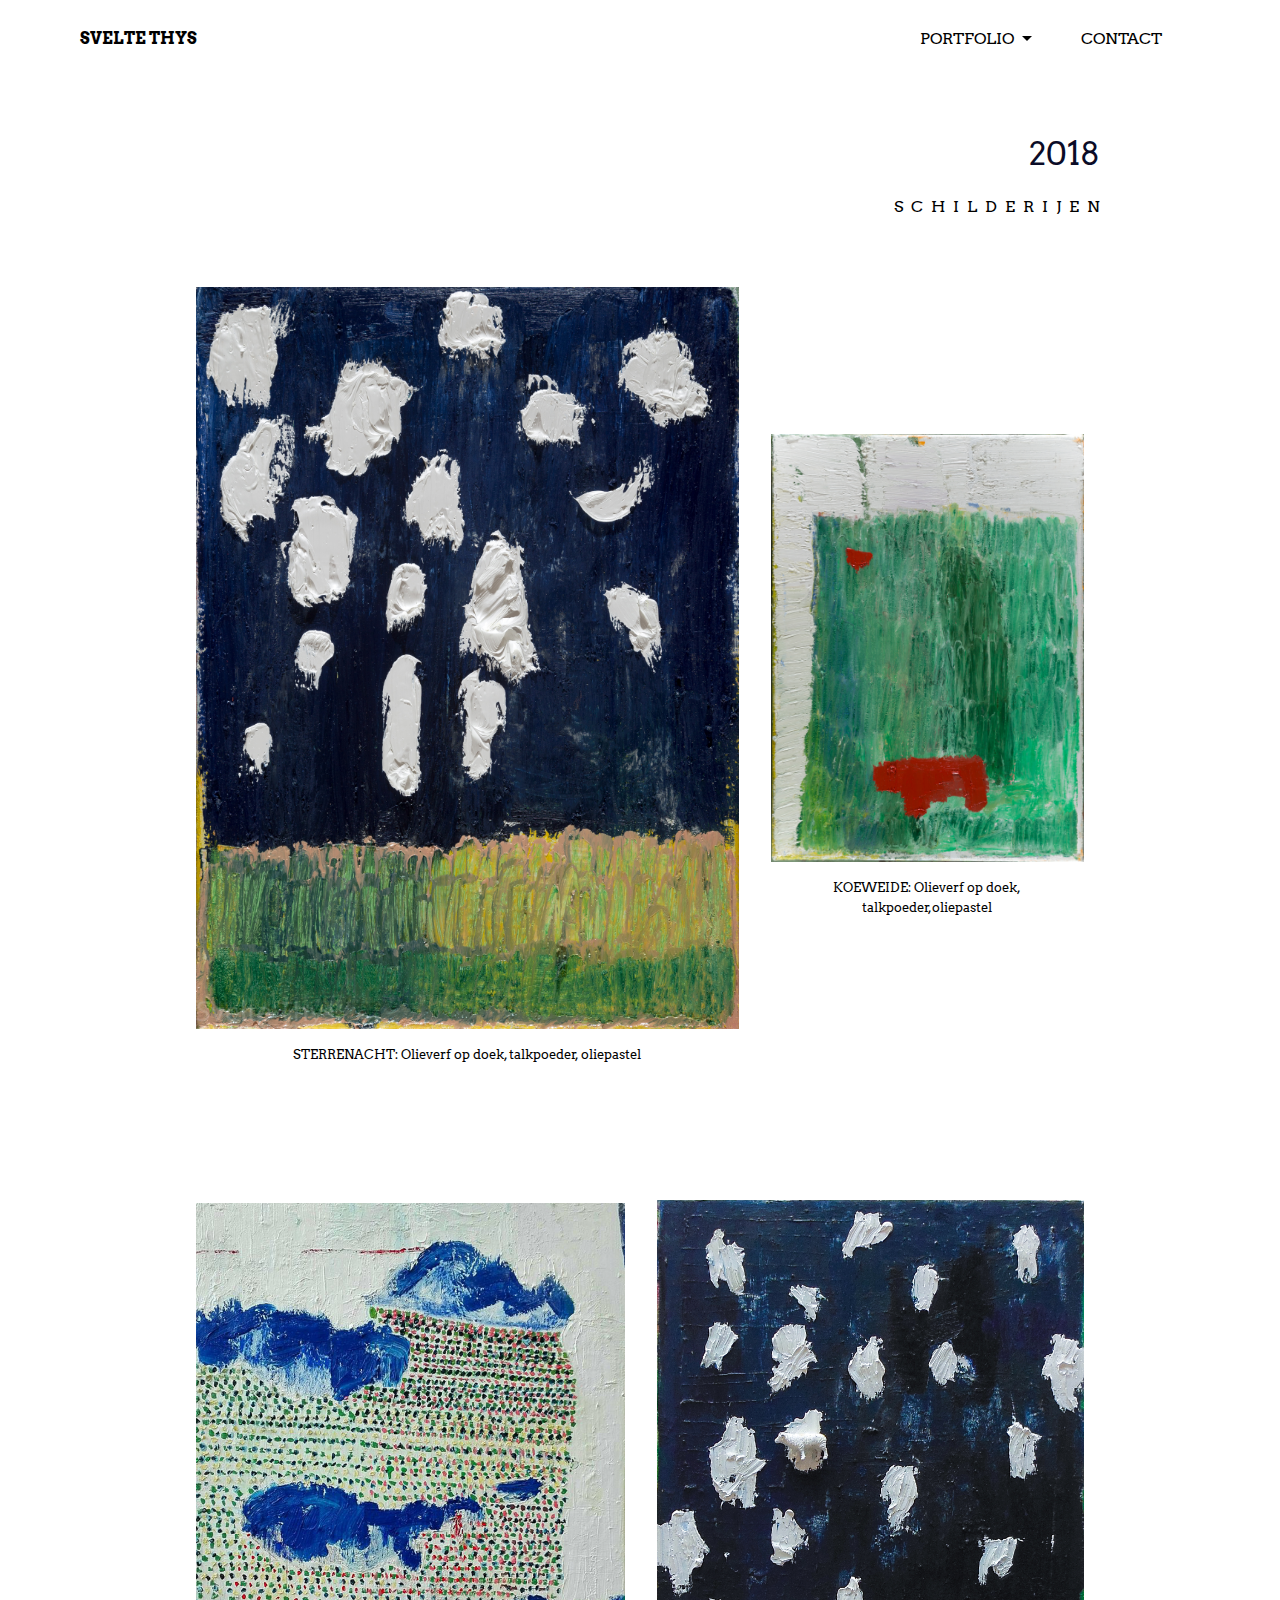
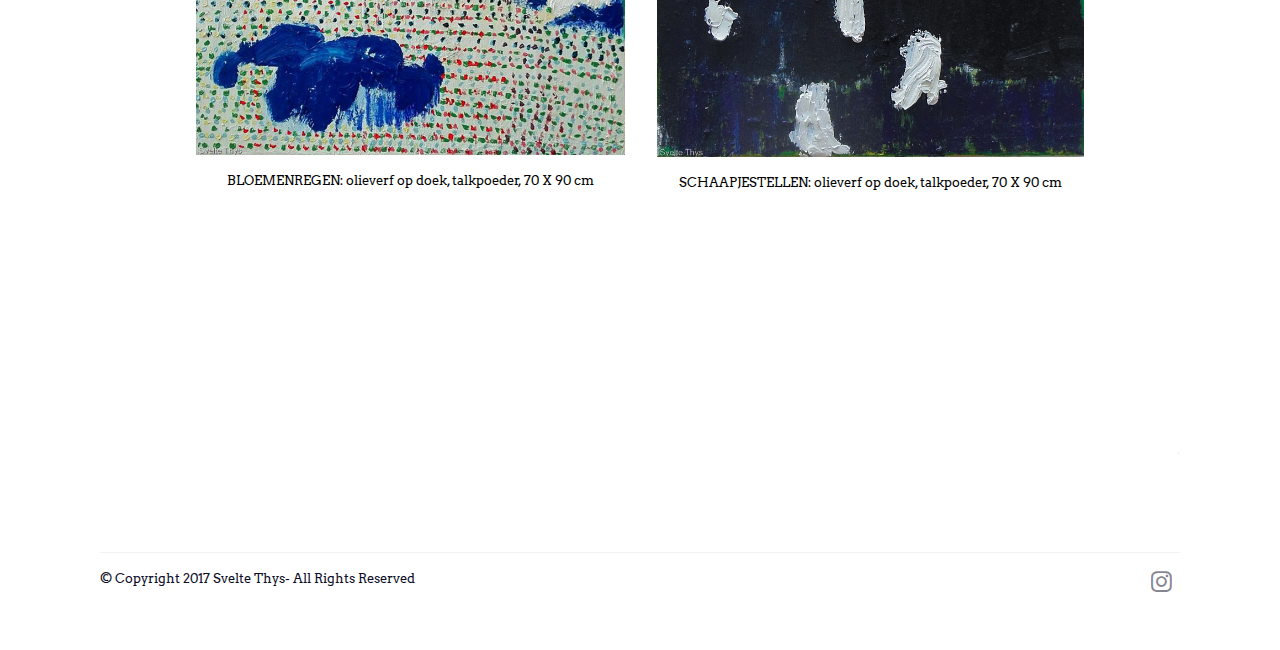
<file: P2018.html>
<!DOCTYPE html>
<html >
<head>
  <!-- Site made with Mobirise Website Builder v4.7.10, https://mobirise.com -->
  <meta charset="UTF-8">
  <meta http-equiv="X-UA-Compatible" content="IE=edge">
  <meta name="generator" content="Mobirise v4.7.10, mobirise.com">
  <meta name="viewport" content="width=device-width, initial-scale=1, minimum-scale=1">
  <link rel="shortcut icon" href="assets/images/logo2.png" type="image/x-icon">
  <meta name="description" content="Web Page Maker Description">
  <title>2018</title>
  <link rel="stylesheet" href="assets/web/assets/mobirise-icons/mobirise-icons.css">
  <link rel="stylesheet" href="assets/tether/tether.min.css">
  <link rel="stylesheet" href="assets/bootstrap/css/bootstrap.min.css">
  <link rel="stylesheet" href="assets/bootstrap/css/bootstrap-grid.min.css">
  <link rel="stylesheet" href="assets/bootstrap/css/bootstrap-reboot.min.css">
  <link rel="stylesheet" href="assets/dropdown/css/style.css">
  <link rel="stylesheet" href="assets/socicon/css/styles.css">
  <link rel="stylesheet" href="assets/theme/css/style.css">
  <link rel="stylesheet" href="assets/mobirise/css/mbr-additional.css" type="text/css">
  
  
  
</head>
<body>
  <section class="menu cid-r7cptgVzIJ" once="menu" id="menu1-21">

    

    <nav class="navbar navbar-expand beta-menu navbar-dropdown align-items-center navbar-fixed-top navbar-toggleable-sm">
        <button class="navbar-toggler navbar-toggler-right" type="button" data-toggle="collapse" data-target="#navbarSupportedContent" aria-controls="navbarSupportedContent" aria-expanded="false" aria-label="Toggle navigation">
            <div class="hamburger">
                <span></span>
                <span></span>
                <span></span>
                <span></span>
            </div>
        </button>
        <div class="menu-logo">
            <div class="navbar-brand">
                
                <span class="navbar-caption-wrap"><a class="navbar-caption text-black display-4" href="index.html">
                        SVELTE THYS</a></span>
            </div>
        </div>
        <div class="collapse navbar-collapse" id="navbarSupportedContent">
            <ul class="navbar-nav nav-dropdown nav-right" data-app-modern-menu="true"><li class="nav-item dropdown open">
                    <a class="nav-link link dropdown-toggle text-black display-4" href="https://mobirise.com" data-toggle="dropdown-submenu" aria-expanded="true">&nbsp;                       
                        PORTFOLIO&nbsp;</a><div class="dropdown-menu"><div class="dropdown"><a class="dropdown-item dropdown-toggle text-black display-4" href="P2017.html" data-toggle="dropdown-submenu" aria-expanded="false">SCHILDERIJEN</a><div class="dropdown-menu dropdown-submenu"><a class="dropdown-item text-black display-4" href="P2017.html">2017</a><a class="dropdown-item text-black display-4" href="P2018.html" aria-expanded="false">2018</a><a class="dropdown-item text-black display-4" href="page5.html" aria-expanded="false">2019<br></a></div></div><a class="dropdown-item text-black display-4" href="D2017.html" aria-expanded="false">TEKENINGEN<br></a></div>
                </li>
                <li class="nav-item">
                    <a class="nav-link link text-black display-4" href="contacts.html">&nbsp; &nbsp; &nbsp; &nbsp;CONTACT &nbsp; &nbsp; &nbsp;&nbsp;</a>
                </li></ul>
            
        </div>
    </nav>
</section>

<section class="engine"><a href="https://mobiri.se/c">free site builder</a></section><section class="header1 cid-r7cpthj4NX" id="header1-22">

    

    

    <div class="container">
        <div class="row justify-content-md-center">
            <div class="mbr-white col-md-10">
                <h1 class="mbr-section-title align-center mbr-bold pb-3 mbr-fonts-style display-1"><span style="font-weight: normal;">2018</span><br></h1>
                <h3 class="mbr-section-subtitle align-center mbr-light pb-3 mbr-fonts-style display-2">
                    S &nbsp;C &nbsp;H &nbsp;I &nbsp;L &nbsp;D &nbsp;E &nbsp;R &nbsp;I &nbsp;J &nbsp;E &nbsp;N</h3>
                
                
            </div>
        </div>
    </div>

</section>

<section class="cid-rpvUnTvpwG" id="image4-2p">
    <!-- Block parameters controls (Blue "Gear" panel) -->
    
    <!-- End block parameters -->
    <div class="container images-container">
            <div class="media-container-row" style="width: 80%;">
                <div class="img-item item1" style="width: 177%;">
                    <img src="assets/images/sterrenregen-3.jpg" alt="" title="">
                    <div class="img-caption">
                        <p class="mbr-fonts-style align-center mbr-black display-7">
                            STERRENACHT: Olieverf op doek, talkpoeder, oliepastel
                        </p>
                    </div>
                </div>
                <div class="img-item">
                    <img src="assets/images/de-koe-3.jpg" alt="" title="">
                    <div class="img-caption">
                        <p class="mbr-fonts-style align-center mbr-black display-7">
                                                                      KOEWEIDE: Olieverf op doek, talkpoeder,oliepastel
                        </p>
                    </div>
                </div>
            </div>
    </div>
</section>

<section class="cid-rpwUH1xRoy" id="image4-2y">
    <!-- Block parameters controls (Blue "Gear" panel) -->
    
    <!-- End block parameters -->
    <div class="container images-container">
            <div class="media-container-row" style="width: 80%;">
                <div class="img-item item1" style="width: 104%;">
                    <img src="assets/images/35076986-667468130251465-1247424799597133824-n.jpg" alt="" title="">
                    <div class="img-caption">
                        <p class="mbr-fonts-style align-center mbr-black display-7">
                            BLOEMENREGEN: olieverf op doek, talkpoeder, 70 X 90 cm
                        </p>
                    </div>
                </div>
                <div class="img-item">
                    <img src="assets/images/schaaptjesstellen.jpg" alt="" title="">
                    <div class="img-caption">
                        <p class="mbr-fonts-style align-center mbr-black display-7">
                            SCHAAPJESTELLEN: olieverf op doek, talkpoeder, 70 X 90 cm
                        </p>
                    </div>
                </div>
            </div>
    </div>
</section>

<section class="mbr-section article content3 cid-rpwVe8xOKZ" id="content3-30">
      
     

    <div class="container">
        <div class="media-container-row">
            <div class="row col-12 col-md-8">
                <div class="col-12 col-md-6 pr-lg-4 mbr-text mbr-fonts-style display-7"><p><br></p></div>
                <div class="col-12 col-md-6 pl-lg-4 mbr-text mbr-fonts-style display-7"><p><br></p></div>
            </div>
        </div>
    </div>
</section>

<section class="cid-r7cptjgAxt" id="footer5-24">

    

    

    <div class="container">
        <div class="media-container-row">
            <div class="col-md-3">
                <div class="media-wrap">
                    <a href="https://mobirise.com/">
                       <img src="assets/images/logo2-4.png" alt="Mobirise" title="">
                    </a>
                </div>
            </div>
            <div class="col-md-9">
                <p class="mbr-text align-right links mbr-fonts-style display-7">.</p>
            </div>
        </div>
        <div class="footer-lower">
            <div class="media-container-row">
                <div class="col-md-12">
                    <hr>
                </div>
            </div>
            <div class="media-container-row mbr-white">
                <div class="col-md-6 copyright">
                    <p class="mbr-text mbr-fonts-style display-7">
                        © Copyright 2017 Svelte Thys- All Rights Reserved
                    </p>
                </div>
                <div class="col-md-6">
                    <div class="social-list align-right">
                        <div class="soc-item">
                            <a href="https://www.instagram.com/svelte_thys/" target="_blank">
                                <span class="mbr-iconfont mbr-iconfont-social socicon-instagram socicon" style="color: rgb(11, 12, 39);"></span>
                            </a>
                        </div>
                        
                        
                        
                        
                        
                    </div>
                </div>
            </div>
        </div>
    </div>
</section>


  <script src="assets/web/assets/jquery/jquery.min.js"></script>
  <script src="assets/popper/popper.min.js"></script>
  <script src="assets/tether/tether.min.js"></script>
  <script src="assets/bootstrap/js/bootstrap.min.js"></script>
  <script src="assets/smoothscroll/smooth-scroll.js"></script>
  <script src="assets/dropdown/js/script.min.js"></script>
  <script src="assets/touchswipe/jquery.touch-swipe.min.js"></script>
  <script src="assets/theme/js/script.js"></script>
  
  
</body>
</html>
</file>
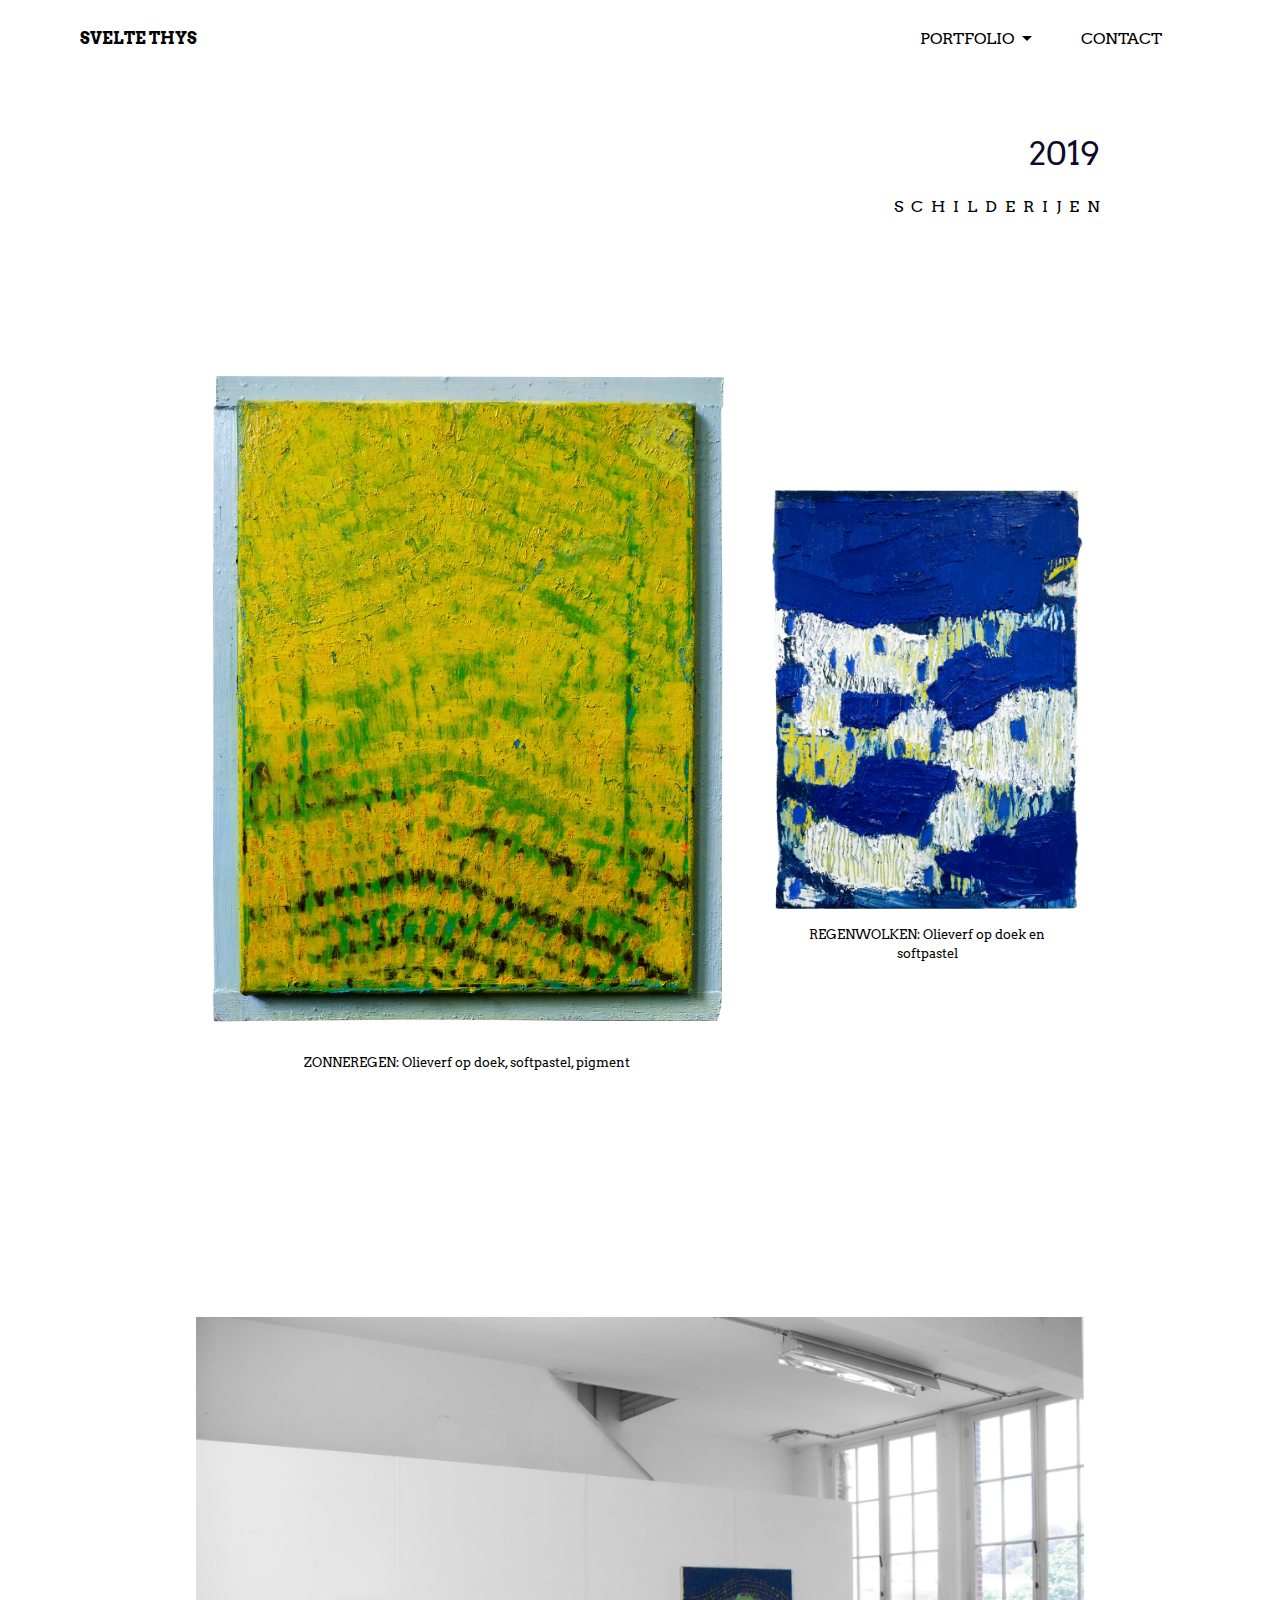
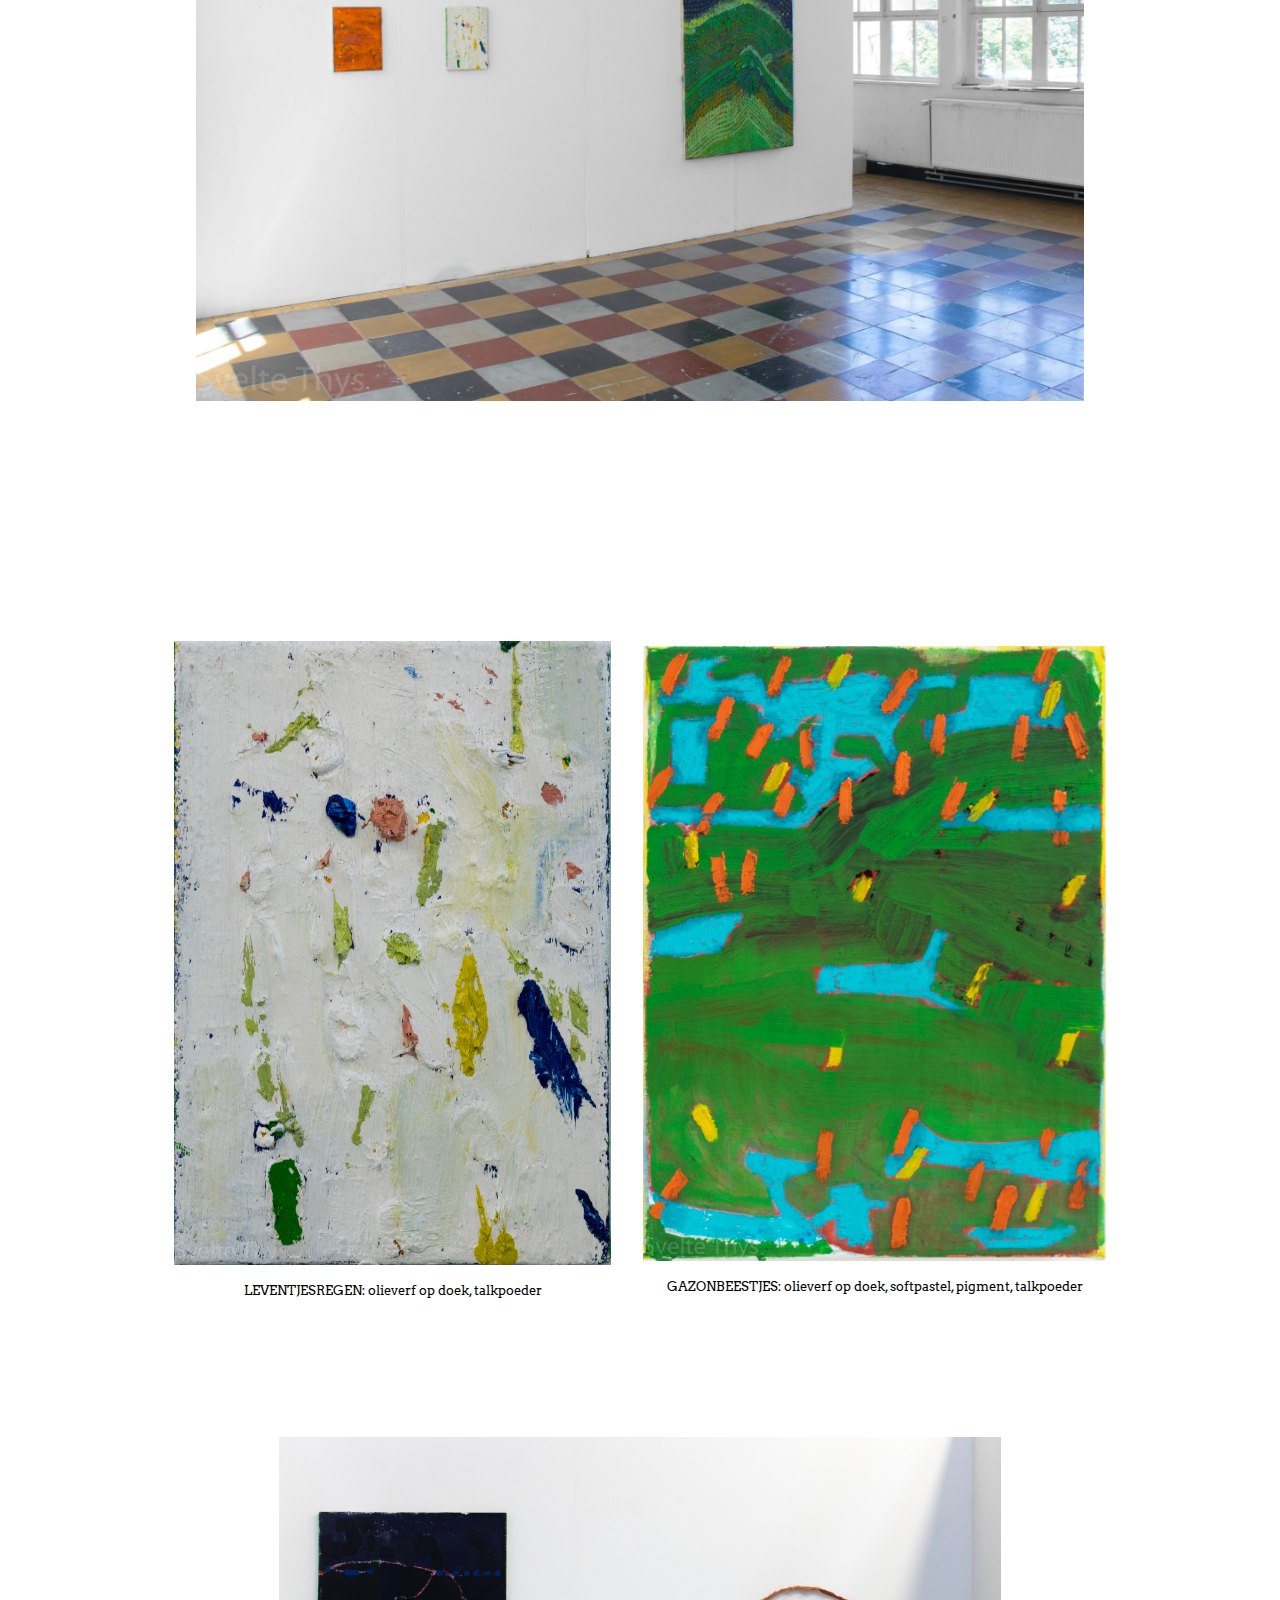
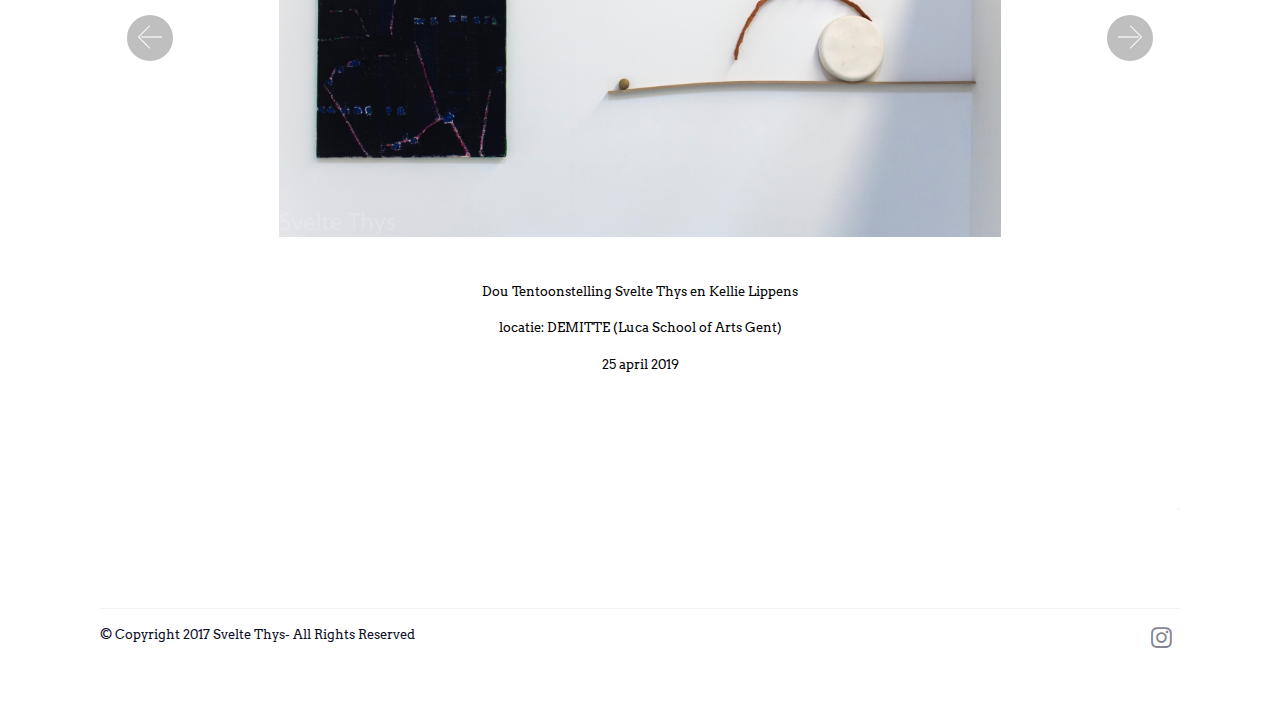
<file: page5.html>
<!DOCTYPE html>
<html >
<head>
  <!-- Site made with Mobirise Website Builder v4.7.10, https://mobirise.com -->
  <meta charset="UTF-8">
  <meta http-equiv="X-UA-Compatible" content="IE=edge">
  <meta name="generator" content="Mobirise v4.7.10, mobirise.com">
  <meta name="viewport" content="width=device-width, initial-scale=1, minimum-scale=1">
  <link rel="shortcut icon" href="assets/images/logo2.png" type="image/x-icon">
  <meta name="description" content="Website Builder Description">
  <title>2019</title>
  <link rel="stylesheet" href="assets/web/assets/mobirise-icons/mobirise-icons.css">
  <link rel="stylesheet" href="assets/tether/tether.min.css">
  <link rel="stylesheet" href="assets/bootstrap/css/bootstrap.min.css">
  <link rel="stylesheet" href="assets/bootstrap/css/bootstrap-grid.min.css">
  <link rel="stylesheet" href="assets/bootstrap/css/bootstrap-reboot.min.css">
  <link rel="stylesheet" href="assets/dropdown/css/style.css">
  <link rel="stylesheet" href="assets/socicon/css/styles.css">
  <link rel="stylesheet" href="assets/theme/css/style.css">
  <link rel="stylesheet" href="assets/mobirise/css/mbr-additional.css" type="text/css">
  
  
  
</head>
<body>
  <section class="menu cid-r5SvCheloK" once="menu" id="menu1-2f">

    

    <nav class="navbar navbar-expand beta-menu navbar-dropdown align-items-center navbar-fixed-top navbar-toggleable-sm">
        <button class="navbar-toggler navbar-toggler-right" type="button" data-toggle="collapse" data-target="#navbarSupportedContent" aria-controls="navbarSupportedContent" aria-expanded="false" aria-label="Toggle navigation">
            <div class="hamburger">
                <span></span>
                <span></span>
                <span></span>
                <span></span>
            </div>
        </button>
        <div class="menu-logo">
            <div class="navbar-brand">
                
                <span class="navbar-caption-wrap"><a class="navbar-caption text-black display-4" href="index.html">
                        SVELTE THYS</a></span>
            </div>
        </div>
        <div class="collapse navbar-collapse" id="navbarSupportedContent">
            <ul class="navbar-nav nav-dropdown nav-right" data-app-modern-menu="true"><li class="nav-item dropdown open">
                    <a class="nav-link link dropdown-toggle text-black display-4" href="https://mobirise.com" data-toggle="dropdown-submenu" aria-expanded="true">&nbsp;                       
                        PORTFOLIO&nbsp;</a><div class="dropdown-menu"><div class="dropdown"><a class="dropdown-item dropdown-toggle text-black display-4" href="P2017.html" data-toggle="dropdown-submenu" aria-expanded="false">SCHILDERIJEN</a><div class="dropdown-menu dropdown-submenu"><a class="dropdown-item text-black display-4" href="P2017.html">2017</a><a class="dropdown-item text-black display-4" href="P2018.html" aria-expanded="false">2018</a><a class="dropdown-item text-black display-4" href="page5.html" aria-expanded="false">2019<br></a></div></div><a class="dropdown-item text-black display-4" href="D2017.html" aria-expanded="false">TEKENINGEN<br></a></div>
                </li>
                <li class="nav-item">
                    <a class="nav-link link text-black display-4" href="contacts.html">&nbsp; &nbsp; &nbsp; &nbsp;CONTACT &nbsp; &nbsp; &nbsp;&nbsp;</a>
                </li></ul>
            
        </div>
    </nav>
</section>

<section class="engine"><a href="https://mobiri.se/e">make your own website</a></section><section class="header1 cid-rhLr8wqoBL" id="header1-2g">

    

    

    <div class="container">
        <div class="row justify-content-md-center">
            <div class="mbr-white col-md-10">
                <h1 class="mbr-section-title align-center mbr-bold pb-3 mbr-fonts-style display-1"><span style="font-weight: normal;">2019</span><br></h1>
                <h3 class="mbr-section-subtitle align-center mbr-light pb-3 mbr-fonts-style display-2">
                    S &nbsp;C &nbsp;H &nbsp;I &nbsp;L &nbsp;D &nbsp;E &nbsp;R &nbsp;I &nbsp;J &nbsp;E &nbsp;N</h3>
                
                
            </div>
        </div>
    </div>

</section>

<section class="cid-rpvJ37fje8" id="image4-2j">
    <!-- Block parameters controls (Blue "Gear" panel) -->
    
    <!-- End block parameters -->
    <div class="container images-container">
            <div class="media-container-row" style="width: 80%;">
                <div class="img-item item1" style="width: 177%;">
                    <img src="assets/images/p1030976-1.jpg" alt="" title="">
                    <div class="img-caption">
                        <p class="mbr-fonts-style align-center mbr-black display-7">ZONNEREGEN: Olieverf op doek, softpastel, pigment
<br>
<br></p>
                    </div>
                </div>
                <div class="img-item">
                    <img src="assets/images/wolkenregen-5.jpg" alt="" title="">
                    <div class="img-caption">
                        <p class="mbr-fonts-style align-center mbr-black display-7">
                            REGENWOLKEN: Olieverf op doek en softpastel
                        </p>
                    </div>
                </div>
            </div>
    </div>
</section>

<section class="cid-ruC74RmxH3" id="image3-33">

    

    <figure class="mbr-figure container">
            <div class="image-block" style="width: 80%;">
                <img src="assets/images/kleurhagelroodgrashet-grote-groene-.jpg" width="1400" alt="Mobirise" title="">
                
            </div>
    </figure>
</section>

<section class="cid-rpvM3c5UBy" id="image4-2k">
    <!-- Block parameters controls (Blue "Gear" panel) -->
    
    <!-- End block parameters -->
    <div class="container images-container">
            <div class="media-container-row" style="width: 84%;">
                <div class="img-item item1" style="width: 98%;">
                    <img src="assets/images/kleurrhagel.jpg" alt="" title="">
                    <div class="img-caption">
                        <p class="mbr-fonts-style align-center mbr-black display-7">
                            LEVENTJESREGEN: olieverf op doek, talkpoeder
                        </p>
                    </div>
                </div>
                <div class="img-item">
                    <img src="assets/images/oranje-drupjes.jpg" alt="" title="">
                    <div class="img-caption">
                        <p class="mbr-fonts-style align-center mbr-black display-7">
                            GAZONBEESTJES: olieverf op doek, softpastel, pigment, talkpoeder
                        </p>
                    </div>
                </div>
            </div>
    </div>
</section>

<section class="carousel slide cid-rpvPs50ITs" data-interval="false" id="slider2-2l">

    
    <div class="container content-slider">
        <div class="content-slider-wrap">
            <div><div class="mbr-slider slide carousel" data-pause="true" data-keyboard="false" data-ride="false" data-interval="false"><div class="carousel-inner" role="listbox"><div class="carousel-item slider-fullscreen-image" data-bg-video-slide="false" style="background-image: url(assets/images/koe-in-ruimte.jpg);"><div class="container container-slide"><div class="image_wrapper"><img src="assets/images/koe-in-ruimte.jpg"><div class="carousel-caption justify-content-center"><div class="col-10 align-left"></div></div></div></div></div><div class="carousel-item slider-fullscreen-image" data-bg-video-slide="false" style="background-image: url(assets/images/57384277-1509884489142344-1568531909154177024-n.jpg);"><div class="container container-slide"><div class="image_wrapper"><img src="assets/images/57384277-1509884489142344-1568531909154177024-n.jpg"><div class="carousel-caption justify-content-center"><div class="col-10 align-left"></div></div></div></div></div><div class="carousel-item slider-fullscreen-image" data-bg-video-slide="false" style="background-image: url(assets/images/img-2794.jpg);"><div class="container container-slide"><div class="image_wrapper"><img src="assets/images/img-2794.jpg"><div class="carousel-caption justify-content-center"><div class="col-10 align-left"></div></div></div></div></div><div class="carousel-item slider-fullscreen-image" data-bg-video-slide="false" style="background-image: url(assets/images/img-2838.jpg);"><div class="container container-slide"><div class="image_wrapper"><img src="assets/images/img-2838.jpg"><div class="carousel-caption justify-content-center"><div class="col-10 align-left"></div></div></div></div></div><div class="carousel-item slider-fullscreen-image active" data-bg-video-slide="false" style="background-image: url(assets/images/ardenne-nacht-en-kellie.jpg);"><div class="container container-slide"><div class="image_wrapper"><img src="assets/images/ardenne-nacht-en-kellie.jpg"><div class="carousel-caption justify-content-center"><div class="col-10 align-left"></div></div></div></div></div></div><a data-app-prevent-settings="" class="carousel-control carousel-control-prev" role="button" data-slide="prev" href="#slider2-2l"><span aria-hidden="true" class="mbri-left mbr-iconfont"></span><span class="sr-only">Previous</span></a><a data-app-prevent-settings="" class="carousel-control carousel-control-next" role="button" data-slide="next" href="#slider2-2l"><span aria-hidden="true" class="mbri-right mbr-iconfont"></span><span class="sr-only">Next</span></a></div></div> 
        </div>
    </div>
</section>

<section class="mbr-section article content1 cid-rpvS1kE6i1" id="content1-2o">
    
     

    <div class="container">
        <div class="media-container-row">
            <div class="mbr-text col-12 col-md-8 mbr-fonts-style display-7"><p>Dou Tentoonstelling Svelte Thys en Kellie Lippens</p><p>locatie: DEMITTE (Luca School of Arts Gent)</p><p>25 april 2019</p></div>
        </div>
    </div>
</section>

<section class="cid-rhLv2UMWwr" id="footer5-2i">

    

    

    <div class="container">
        <div class="media-container-row">
            <div class="col-md-3">
                <div class="media-wrap">
                    <a href="https://mobirise.com/">
                       <img src="assets/images/logo2-4.png" alt="Mobirise" title="">
                    </a>
                </div>
            </div>
            <div class="col-md-9">
                <p class="mbr-text align-right links mbr-fonts-style display-7">.</p>
            </div>
        </div>
        <div class="footer-lower">
            <div class="media-container-row">
                <div class="col-md-12">
                    <hr>
                </div>
            </div>
            <div class="media-container-row mbr-white">
                <div class="col-md-6 copyright">
                    <p class="mbr-text mbr-fonts-style display-7">
                        © Copyright 2017 Svelte Thys- All Rights Reserved
                    </p>
                </div>
                <div class="col-md-6">
                    <div class="social-list align-right">
                        <div class="soc-item">
                            <a href="https://www.instagram.com/svelte_thys/" target="_blank">
                                <span class="mbr-iconfont mbr-iconfont-social socicon-instagram socicon" style="color: rgb(11, 12, 39);"></span>
                            </a>
                        </div>
                        
                        
                        
                        
                        
                    </div>
                </div>
            </div>
        </div>
    </div>
</section>


  <script src="assets/web/assets/jquery/jquery.min.js"></script>
  <script src="assets/popper/popper.min.js"></script>
  <script src="assets/tether/tether.min.js"></script>
  <script src="assets/bootstrap/js/bootstrap.min.js"></script>
  <script src="assets/smoothscroll/smooth-scroll.js"></script>
  <script src="assets/dropdown/js/script.min.js"></script>
  <script src="assets/ytplayer/jquery.mb.ytplayer.min.js"></script>
  <script src="assets/vimeoplayer/jquery.mb.vimeo_player.js"></script>
  <script src="assets/bootstrapcarouselswipe/bootstrap-carousel-swipe.js"></script>
  <script src="assets/touchswipe/jquery.touch-swipe.min.js"></script>
  <script src="assets/theme/js/script.js"></script>
  <script src="assets/slidervideo/script.js"></script>
  
  
</body>
</html>
</file>
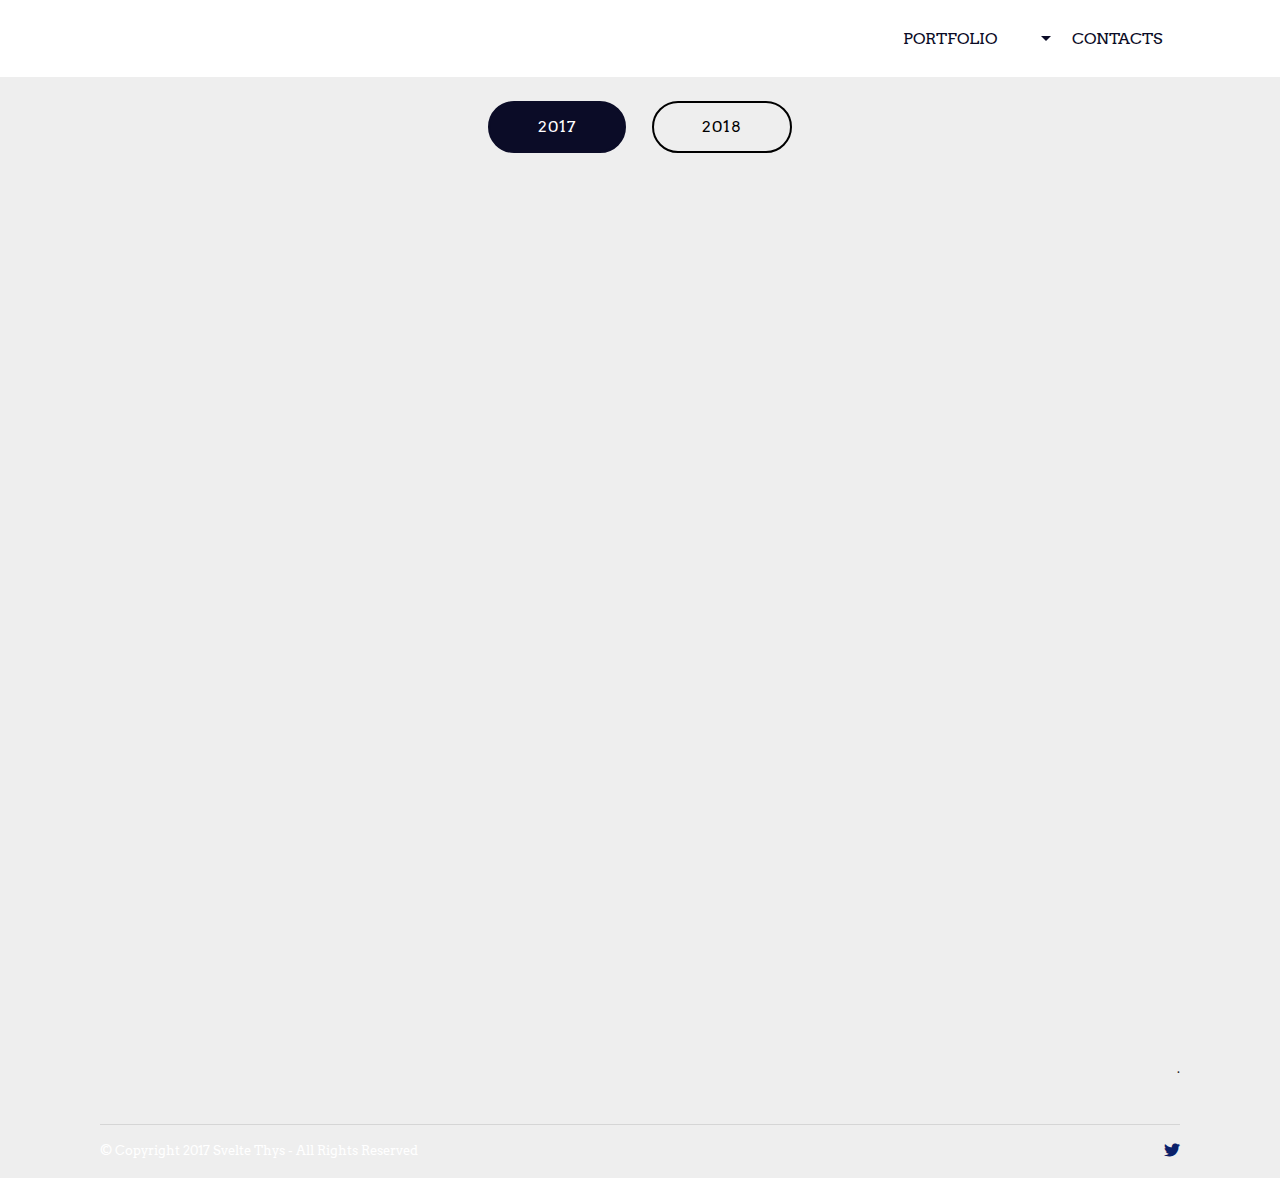
<file: schilderijen.html>
<!DOCTYPE html>
<html >
<head>
  <!-- Site made with Mobirise Website Builder v4.7.10, https://mobirise.com -->
  <meta charset="UTF-8">
  <meta http-equiv="X-UA-Compatible" content="IE=edge">
  <meta name="generator" content="Mobirise v4.7.10, mobirise.com">
  <meta name="viewport" content="width=device-width, initial-scale=1, minimum-scale=1">
  <link rel="shortcut icon" href="assets/images/logo2.png" type="image/x-icon">
  <meta name="description" content="Web Maker Description">
  <title>template 3</title>
  <link rel="stylesheet" href="assets/web/assets/mobirise-icons/mobirise-icons.css">
  <link rel="stylesheet" href="assets/tether/tether.min.css">
  <link rel="stylesheet" href="assets/bootstrap/css/bootstrap.min.css">
  <link rel="stylesheet" href="assets/bootstrap/css/bootstrap-grid.min.css">
  <link rel="stylesheet" href="assets/bootstrap/css/bootstrap-reboot.min.css">
  <link rel="stylesheet" href="assets/socicon/css/styles.css">
  <link rel="stylesheet" href="assets/dropdown/css/style.css">
  <link rel="stylesheet" href="assets/theme/css/style.css">
  <link rel="stylesheet" href="assets/mobirise/css/mbr-additional.css" type="text/css">
  
  
  
</head>
<body>
  <section class="menu cid-r5MwWubKWu" once="menu" id="menu1-z">

    

    <nav class="navbar navbar-expand beta-menu navbar-dropdown align-items-center navbar-fixed-top navbar-toggleable-sm">
        <button class="navbar-toggler navbar-toggler-right" type="button" data-toggle="collapse" data-target="#navbarSupportedContent" aria-controls="navbarSupportedContent" aria-expanded="false" aria-label="Toggle navigation">
            <div class="hamburger">
                <span></span>
                <span></span>
                <span></span>
                <span></span>
            </div>
        </button>
        <div class="menu-logo">
            <div class="navbar-brand">
                
                <span class="navbar-caption-wrap"><a class="navbar-caption text-white display-4" href="index.html">
                        SVELTE THYS</a></span>
            </div>
        </div>
        <div class="collapse navbar-collapse" id="navbarSupportedContent">
            <ul class="navbar-nav nav-dropdown nav-right" data-app-modern-menu="true"><li class="nav-item dropdown open">
                    <a class="nav-link link text-primary dropdown-toggle display-4" href="https://mobirise.com" data-toggle="dropdown-submenu" aria-expanded="true">&nbsp;                       
                        PORTFOLIO &nbsp; &nbsp; &nbsp; &nbsp; &nbsp;</a><div class="dropdown-menu"><div class="dropdown"><a class="text-primary dropdown-item dropdown-toggle display-4" href="schilderijen.html" data-toggle="dropdown-submenu" aria-expanded="false">PAINTINGS</a><div class="dropdown-menu dropdown-submenu"><a class="text-primary dropdown-item display-4" href="P2017.html">2017</a><a class="text-primary dropdown-item display-4" href="P2018.html" aria-expanded="false">2018</a></div></div><div class="dropdown open"><a class="text-primary dropdown-item dropdown-toggle display-4" href="hersenspinsel.html" aria-expanded="true" data-toggle="dropdown-submenu">DRAWINGS<br></a><div class="dropdown-menu dropdown-submenu"><a class="text-primary dropdown-item display-4" href="D2017.html" aria-expanded="false">2017</a><a class="text-primary dropdown-item display-4" href="D2018.html" aria-expanded="true">2018</a></div></div></div>
                </li>
                <li class="nav-item">
                    <a class="nav-link link text-primary display-4" href="contacts.html">
                        
                        CONTACTS &nbsp; &nbsp; &nbsp;&nbsp;</a>
                </li></ul>
            
        </div>
    </nav>
</section>

<section class="engine"><a href="https://mobiri.se/b">create your own website for free</a></section><section class="header1 cid-r5MBFrxnWF" id="header1-10">

    

    

    <div class="container">
        <div class="row justify-content-md-center">
            <div class="mbr-white col-md-10">
                <h1 class="mbr-section-title align-center mbr-bold pb-3 mbr-fonts-style display-1">SCHILDERIJEN</h1>
                
                <p class="mbr-text align-center pb-3 mbr-fonts-style display-5"></p>
                <div class="mbr-section-btn align-center"><a class="btn btn-md btn-primary display-2" href="P2017.html">
                        2017</a> <a class="btn btn-md btn-primary-outline display-2" href="P2018.html">
                        2018<br></a></div>
            </div>
        </div>
    </div>

</section>

<section class="header6 cid-r9G8iYLe6u mbr-fullscreen mbr-parallax-background" id="header6-29">

    

    

    <div class="container">
        <div class="row justify-content-md-center">
            <div class="mbr-white col-md-10">
                
                
                
            </div>
        </div>
    </div>

    
</section>

<section class="cid-r5SyqdctA1" id="footer5-1h">

    

    

    <div class="container">
        <div class="media-container-row">
            <div class="col-md-3">
                <div class="media-wrap">
                    <a href="https://mobirise.com/">
                       <img src="assets/images/logo2-3.png" alt="Mobirise" title="">
                    </a>
                </div>
            </div>
            <div class="col-md-9">
                <p class="mbr-text align-right links mbr-fonts-style display-7">.</p>
            </div>
        </div>
        <div class="footer-lower">
            <div class="media-container-row">
                <div class="col-md-12">
                    <hr>
                </div>
            </div>
            <div class="media-container-row mbr-white">
                <div class="col-md-6 copyright">
                    <p class="mbr-text mbr-fonts-style display-7">
                        © Copyright 2017 Svelte Thys - All Rights Reserved
                    </p>
                </div>
                <div class="col-md-6">
                    <div class="social-list align-right">
                        <div class="soc-item">
                            <a href="https://twitter.com/mobirise" target="_blank">
                                <span class="mbr-iconfont mbr-iconfont-social socicon-twitter socicon" style="color: rgb(10, 32, 106);"></span>
                            </a>
                        </div>
                        
                        
                        
                        
                        
                    </div>
                </div>
            </div>
        </div>
    </div>
</section>


  <script src="assets/web/assets/jquery/jquery.min.js"></script>
  <script src="assets/popper/popper.min.js"></script>
  <script src="assets/tether/tether.min.js"></script>
  <script src="assets/bootstrap/js/bootstrap.min.js"></script>
  <script src="assets/dropdown/js/script.min.js"></script>
  <script src="assets/touchswipe/jquery.touch-swipe.min.js"></script>
  <script src="assets/parallax/jarallax.min.js"></script>
  <script src="assets/smoothscroll/smooth-scroll.js"></script>
  <script src="assets/theme/js/script.js"></script>
  
  
</body>
</html>
</file>
<file: assets/web/assets/mobirise-icons/mobirise-icons.css>
@font-face {
  font-family: 'MobiriseIcons';
  src:  url('mobirise-icons.eot?spat4u');
  src:  url('mobirise-icons.eot?spat4u#iefix') format('embedded-opentype'),
    url('mobirise-icons.ttf?spat4u') format('truetype'),
    url('mobirise-icons.woff?spat4u') format('woff'),
    url('mobirise-icons.svg?spat4u#MobiriseIcons') format('svg');
  font-weight: normal;
  font-style: normal;
}

[class^="mbri-"], [class*=" mbri-"] {
  /* use !important to prevent issues with browser extensions that change fonts */
  font-family: MobiriseIcons !important;
  speak: none;
  font-style: normal;
  font-weight: normal;
  font-variant: normal;
  text-transform: none;
  line-height: 1;

  /* Better Font Rendering =========== */
  -webkit-font-smoothing: antialiased;
  -moz-osx-font-smoothing: grayscale;
}

.mbri-add-submenu:before {
  content: "\e900";
}
.mbri-alert:before {
  content: "\e901";
}
.mbri-align-center:before {
  content: "\e902";
}
.mbri-align-justify:before {
  content: "\e903";
}
.mbri-align-left:before {
  content: "\e904";
}
.mbri-align-right:before {
  content: "\e905";
}
.mbri-android:before {
  content: "\e906";
}
.mbri-apple:before {
  content: "\e907";
}
.mbri-arrow-down:before {
  content: "\e908";
}
.mbri-arrow-next:before {
  content: "\e909";
}
.mbri-arrow-prev:before {
  content: "\e90a";
}
.mbri-arrow-up:before {
  content: "\e90b";
}
.mbri-bold:before {
  content: "\e90c";
}
.mbri-bookmark:before {
  content: "\e90d";
}
.mbri-bootstrap:before {
  content: "\e90e";
}
.mbri-briefcase:before {
  content: "\e90f";
}
.mbri-browse:before {
  content: "\e910";
}
.mbri-bulleted-list:before {
  content: "\e911";
}
.mbri-calendar:before {
  content: "\e912";
}
.mbri-camera:before {
  content: "\e913";
}
.mbri-cart-add:before {
  content: "\e914";
}
.mbri-cart-full:before {
  content: "\e915";
}
.mbri-cash:before {
  content: "\e916";
}
.mbri-change-style:before {
  content: "\e917";
}
.mbri-chat:before {
  content: "\e918";
}
.mbri-clock:before {
  content: "\e919";
}
.mbri-close:before {
  content: "\e91a";
}
.mbri-cloud:before {
  content: "\e91b";
}
.mbri-code:before {
  content: "\e91c";
}
.mbri-contact-form:before {
  content: "\e91d";
}
.mbri-credit-card:before {
  content: "\e91e";
}
.mbri-cursor-click:before {
  content: "\e91f";
}
.mbri-cust-feedback:before {
  content: "\e920";
}
.mbri-database:before {
  content: "\e921";
}
.mbri-delivery:before {
  content: "\e922";
}
.mbri-desktop:before {
  content: "\e923";
}
.mbri-devices:before {
  content: "\e924";
}
.mbri-down:before {
  content: "\e925";
}
.mbri-download:before {
  content: "\e989";
}
.mbri-drag-n-drop:before {
  content: "\e927";
}
.mbri-drag-n-drop2:before {
  content: "\e928";
}
.mbri-edit:before {
  content: "\e929";
}
.mbri-edit2:before {
  content: "\e92a";
}
.mbri-error:before {
  content: "\e92b";
}
.mbri-extension:before {
  content: "\e92c";
}
.mbri-features:before {
  content: "\e92d";
}
.mbri-file:before {
  content: "\e92e";
}
.mbri-flag:before {
  content: "\e92f";
}
.mbri-folder:before {
  content: "\e930";
}
.mbri-gift:before {
  content: "\e931";
}
.mbri-github:before {
  content: "\e932";
}
.mbri-globe:before {
  content: "\e933";
}
.mbri-globe-2:before {
  content: "\e934";
}
.mbri-growing-chart:before {
  content: "\e935";
}
.mbri-hearth:before {
  content: "\e936";
}
.mbri-help:before {
  content: "\e937";
}
.mbri-home:before {
  content: "\e938";
}
.mbri-hot-cup:before {
  content: "\e939";
}
.mbri-idea:before {
  content: "\e93a";
}
.mbri-image-gallery:before {
  content: "\e93b";
}
.mbri-image-slider:before {
  content: "\e93c";
}
.mbri-info:before {
  content: "\e93d";
}
.mbri-italic:before {
  content: "\e93e";
}
.mbri-key:before {
  content: "\e93f";
}
.mbri-laptop:before {
  content: "\e940";
}
.mbri-layers:before {
  content: "\e941";
}
.mbri-left-right:before {
  content: "\e942";
}
.mbri-left:before {
  content: "\e943";
}
.mbri-letter:before {
  content: "\e944";
}
.mbri-like:before {
  content: "\e945";
}
.mbri-link:before {
  content: "\e946";
}
.mbri-lock:before {
  content: "\e947";
}
.mbri-login:before {
  content: "\e948";
}
.mbri-logout:before {
  content: "\e949";
}
.mbri-magic-stick:before {
  content: "\e94a";
}
.mbri-map-pin:before {
  content: "\e94b";
}
.mbri-menu:before {
  content: "\e94c";
}
.mbri-mobile:before {
  content: "\e94d";
}
.mbri-mobile2:before {
  content: "\e94e";
}
.mbri-mobirise:before {
  content: "\e94f";
}
.mbri-more-horizontal:before {
  content: "\e950";
}
.mbri-more-vertical:before {
  content: "\e951";
}
.mbri-music:before {
  content: "\e952";
}
.mbri-new-file:before {
  content: "\e953";
}
.mbri-numbered-list:before {
  content: "\e954";
}
.mbri-opened-folder:before {
  content: "\e955";
}
.mbri-pages:before {
  content: "\e956";
}
.mbri-paper-plane:before {
  content: "\e957";
}
.mbri-paperclip:before {
  content: "\e958";
}
.mbri-photo:before {
  content: "\e959";
}
.mbri-photos:before {
  content: "\e95a";
}
.mbri-pin:before {
  content: "\e95b";
}
.mbri-play:before {
  content: "\e95c";
}
.mbri-plus:before {
  content: "\e95d";
}
.mbri-preview:before {
  content: "\e95e";
}
.mbri-print:before {
  content: "\e95f";
}
.mbri-protect:before {
  content: "\e960";
}
.mbri-question:before {
  content: "\e961";
}
.mbri-quote-left:before {
  content: "\e962";
}
.mbri-quote-right:before {
  content: "\e963";
}
.mbri-refresh:before {
  content: "\e964";
}
.mbri-responsive:before {
  content: "\e965";
}
.mbri-right:before {
  content: "\e966";
}
.mbri-rocket:before {
  content: "\e967";
}
.mbri-sad-face:before {
  content: "\e968";
}
.mbri-sale:before {
  content: "\e969";
}
.mbri-save:before {
  content: "\e96a";
}
.mbri-search:before {
  content: "\e96b";
}
.mbri-setting:before {
  content: "\e96c";
}
.mbri-setting2:before {
  content: "\e96d";
}
.mbri-setting3:before {
  content: "\e96e";
}
.mbri-share:before {
  content: "\e96f";
}
.mbri-shopping-bag:before {
  content: "\e970";
}
.mbri-shopping-basket:before {
  content: "\e971";
}
.mbri-shopping-cart:before {
  content: "\e972";
}
.mbri-sites:before {
  content: "\e973";
}
.mbri-smile-face:before {
  content: "\e974";
}
.mbri-speed:before {
  content: "\e975";
}
.mbri-star:before {
  content: "\e976";
}
.mbri-success:before {
  content: "\e977";
}
.mbri-sun:before {
  content: "\e978";
}
.mbri-sun2:before {
  content: "\e979";
}
.mbri-tablet:before {
  content: "\e97a";
}
.mbri-tablet-vertical:before {
  content: "\e97b";
}
.mbri-target:before {
  content: "\e97c";
}
.mbri-timer:before {
  content: "\e97d";
}
.mbri-to-ftp:before {
  content: "\e97e";
}
.mbri-to-local-drive:before {
  content: "\e97f";
}
.mbri-touch-swipe:before {
  content: "\e980";
}
.mbri-touch:before {
  content: "\e981";
}
.mbri-trash:before {
  content: "\e982";
}
.mbri-underline:before {
  content: "\e983";
}
.mbri-unlink:before {
  content: "\e984";
}
.mbri-unlock:before {
  content: "\e985";
}
.mbri-up-down:before {
  content: "\e986";
}
.mbri-up:before {
  content: "\e987";
}
.mbri-update:before {
  content: "\e988";
}
.mbri-upload:before {
 content: "\e926"; 
}
.mbri-user:before {
  content: "\e98a";
}
.mbri-user2:before {
  content: "\e98b";
}
.mbri-users:before {
  content: "\e98c";
}
.mbri-video:before {
  content: "\e98d";
}
.mbri-video-play:before {
  content: "\e98e";
}
.mbri-watch:before {
  content: "\e98f";
}
.mbri-website-theme:before {
  content: "\e990";
}
.mbri-wifi:before {
  content: "\e991";
}
.mbri-windows:before {
  content: "\e992";
}
.mbri-zoom-out:before {
  content: "\e993";
}
.mbri-redo:before {
  content: "\e994";
}
.mbri-undo:before {
  content: "\e995";
}
</file>
<file: assets/socicon/css/styles.css>
@charset "UTF-8";

@font-face {
  font-family: "socicon";
  src:url("../fonts/socicon.eot");
  src:url("../fonts/socicon.eot?#iefix") format("embedded-opentype"),
    url("../fonts/socicon.woff") format("woff"),
    url("../fonts/socicon.ttf") format("truetype"),
    url("../fonts/socicon.svg#socicon") format("svg");
  font-weight: normal;
  font-style: normal;

}

[data-icon]:before {
  font-family: "socicon" !important;
  content: attr(data-icon);
  font-style: normal !important;
  font-weight: normal !important;
  font-variant: normal !important;
  text-transform: none !important;
  speak: none;
  line-height: 1;
  -webkit-font-smoothing: antialiased;
  -moz-osx-font-smoothing: grayscale;
}

[class^="socicon-"]:before,
[class*=" socicon-"]:before {
  font-family: "socicon" !important;
  font-style: normal !important;
  font-weight: normal !important;
  font-variant: normal !important;
  text-transform: none !important;
  speak: none;
  line-height: 1;
  -webkit-font-smoothing: antialiased;
  -moz-osx-font-smoothing: grayscale;
}

.socicon-modelmayhem:before {
  content: "\e000";
}
.socicon-mixcloud:before {
  content: "\e001";
}
.socicon-drupal:before {
  content: "\e002";
}
.socicon-swarm:before {
  content: "\e003";
}
.socicon-istock:before {
  content: "\e004";
}
.socicon-yammer:before {
  content: "\e005";
}
.socicon-ello:before {
  content: "\e006";
}
.socicon-stackoverflow:before {
  content: "\e007";
}
.socicon-persona:before {
  content: "\e008";
}
.socicon-triplej:before {
  content: "\e009";
}
.socicon-houzz:before {
  content: "\e00a";
}
.socicon-rss:before {
  content: "\e00b";
}
.socicon-paypal:before {
  content: "\e00c";
}
.socicon-odnoklassniki:before {
  content: "\e00d";
}
.socicon-airbnb:before {
  content: "\e00e";
}
.socicon-periscope:before {
  content: "\e00f";
}
.socicon-outlook:before {
  content: "\e010";
}
.socicon-coderwall:before {
  content: "\e011";
}
.socicon-tripadvisor:before {
  content: "\e012";
}
.socicon-appnet:before {
  content: "\e013";
}
.socicon-goodreads:before {
  content: "\e014";
}
.socicon-tripit:before {
  content: "\e015";
}
.socicon-lanyrd:before {
  content: "\e016";
}
.socicon-slideshare:before {
  content: "\e017";
}
.socicon-buffer:before {
  content: "\e018";
}
.socicon-disqus:before {
  content: "\e019";
}
.socicon-vkontakte:before {
  content: "\e01a";
}
.socicon-whatsapp:before {
  content: "\e01b";
}
.socicon-patreon:before {
  content: "\e01c";
}
.socicon-storehouse:before {
  content: "\e01d";
}
.socicon-pocket:before {
  content: "\e01e";
}
.socicon-mail:before {
  content: "\e01f";
}
.socicon-blogger:before {
  content: "\e020";
}
.socicon-technorati:before {
  content: "\e021";
}
.socicon-reddit:before {
  content: "\e022";
}
.socicon-dribbble:before {
  content: "\e023";
}
.socicon-stumbleupon:before {
  content: "\e024";
}
.socicon-digg:before {
  content: "\e025";
}
.socicon-envato:before {
  content: "\e026";
}
.socicon-behance:before {
  content: "\e027";
}
.socicon-delicious:before {
  content: "\e028";
}
.socicon-deviantart:before {
  content: "\e029";
}
.socicon-forrst:before {
  content: "\e02a";
}
.socicon-play:before {
  content: "\e02b";
}
.socicon-zerply:before {
  content: "\e02c";
}
.socicon-wikipedia:before {
  content: "\e02d";
}
.socicon-apple:before {
  content: "\e02e";
}
.socicon-flattr:before {
  content: "\e02f";
}
.socicon-github:before {
  content: "\e030";
}
.socicon-renren:before {
  content: "\e031";
}
.socicon-friendfeed:before {
  content: "\e032";
}
.socicon-newsvine:before {
  content: "\e033";
}
.socicon-identica:before {
  content: "\e034";
}
.socicon-bebo:before {
  content: "\e035";
}
.socicon-zynga:before {
  content: "\e036";
}
.socicon-steam:before {
  content: "\e037";
}
.socicon-xbox:before {
  content: "\e038";
}
.socicon-windows:before {
  content: "\e039";
}
.socicon-qq:before {
  content: "\e03a";
}
.socicon-douban:before {
  content: "\e03b";
}
.socicon-meetup:before {
  content: "\e03c";
}
.socicon-playstation:before {
  content: "\e03d";
}
.socicon-android:before {
  content: "\e03e";
}
.socicon-snapchat:before {
  content: "\e03f";
}
.socicon-twitter:before {
  content: "\e040";
}
.socicon-facebook:before {
  content: "\e041";
}
.socicon-googleplus:before {
  content: "\e042";
}
.socicon-pinterest:before {
  content: "\e043";
}
.socicon-foursquare:before {
  content: "\e044";
}
.socicon-yahoo:before {
  content: "\e045";
}
.socicon-skype:before {
  content: "\e046";
}
.socicon-yelp:before {
  content: "\e047";
}
.socicon-feedburner:before {
  content: "\e048";
}
.socicon-linkedin:before {
  content: "\e049";
}
.socicon-viadeo:before {
  content: "\e04a";
}
.socicon-xing:before {
  content: "\e04b";
}
.socicon-myspace:before {
  content: "\e04c";
}
.socicon-soundcloud:before {
  content: "\e04d";
}
.socicon-spotify:before {
  content: "\e04e";
}
.socicon-grooveshark:before {
  content: "\e04f";
}
.socicon-lastfm:before {
  content: "\e050";
}
.socicon-youtube:before {
  content: "\e051";
}
.socicon-vimeo:before {
  content: "\e052";
}
.socicon-dailymotion:before {
  content: "\e053";
}
.socicon-vine:before {
  content: "\e054";
}
.socicon-flickr:before {
  content: "\e055";
}
.socicon-500px:before {
  content: "\e056";
}
.socicon-wordpress:before {
  content: "\e058";
}
.socicon-tumblr:before {
  content: "\e059";
}
.socicon-twitch:before {
  content: "\e05a";
}
.socicon-8tracks:before {
  content: "\e05b";
}
.socicon-amazon:before {
  content: "\e05c";
}
.socicon-icq:before {
  content: "\e05d";
}
.socicon-smugmug:before {
  content: "\e05e";
}
.socicon-ravelry:before {
  content: "\e05f";
}
.socicon-weibo:before {
  content: "\e060";
}
.socicon-baidu:before {
  content: "\e061";
}
.socicon-angellist:before {
  content: "\e062";
}
.socicon-ebay:before {
  content: "\e063";
}
.socicon-imdb:before {
  content: "\e064";
}
.socicon-stayfriends:before {
  content: "\e065";
}
.socicon-residentadvisor:before {
  content: "\e066";
}
.socicon-google:before {
  content: "\e067";
}
.socicon-yandex:before {
  content: "\e068";
}
.socicon-sharethis:before {
  content: "\e069";
}
.socicon-bandcamp:before {
  content: "\e06a";
}
.socicon-itunes:before {
  content: "\e06b";
}
.socicon-deezer:before {
  content: "\e06c";
}
.socicon-telegram:before {
  content: "\e06e";
}
.socicon-openid:before {
  content: "\e06f";
}
.socicon-amplement:before {
  content: "\e070";
}
.socicon-viber:before {
  content: "\e071";
}
.socicon-zomato:before {
  content: "\e072";
}
.socicon-draugiem:before {
  content: "\e074";
}
.socicon-endomodo:before {
  content: "\e075";
}
.socicon-filmweb:before {
  content: "\e076";
}
.socicon-stackexchange:before {
  content: "\e077";
}
.socicon-wykop:before {
  content: "\e078";
}
.socicon-teamspeak:before {
  content: "\e079";
}
.socicon-teamviewer:before {
  content: "\e07a";
}
.socicon-ventrilo:before {
  content: "\e07b";
}
.socicon-younow:before {
  content: "\e07c";
}
.socicon-raidcall:before {
  content: "\e07d";
}
.socicon-mumble:before {
  content: "\e07e";
}
.socicon-medium:before {
  content: "\e06d";
}
.socicon-bebee:before {
  content: "\e07f";
}
.socicon-hitbox:before {
  content: "\e080";
}
.socicon-reverbnation:before {
  content: "\e081";
}
.socicon-formulr:before {
  content: "\e082";
}
.socicon-instagram:before {
  content: "\e057";
}
.socicon-battlenet:before {
  content: "\e083";
}
.socicon-chrome:before {
  content: "\e084";
}
.socicon-discord:before {
  content: "\e086";
}
.socicon-issuu:before {
  content: "\e087";
}
.socicon-macos:before {
  content: "\e088";
}
.socicon-firefox:before {
  content: "\e089";
}
.socicon-opera:before {
  content: "\e08d";
}
.socicon-keybase:before {
  content: "\e090";
}
.socicon-alliance:before {
  content: "\e091";
}
.socicon-livejournal:before {
  content: "\e092";
}
.socicon-googlephotos:before {
  content: "\e093";
}
.socicon-horde:before {
  content: "\e094";
}
.socicon-etsy:before {
  content: "\e095";
}
.socicon-zapier:before {
  content: "\e096";
}
.socicon-google-scholar:before {
  content: "\e097";
}
.socicon-researchgate:before {
  content: "\e098";
}
.socicon-wechat:before {
  content: "\e099";
}
.socicon-strava:before {
  content: "\e09a";
}
.socicon-line:before {
  content: "\e09b";
}
.socicon-lyft:before {
  content: "\e09c";
}
.socicon-uber:before {
  content: "\e09d";
}
.socicon-songkick:before {
  content: "\e09e";
}
.socicon-viewbug:before {
  content: "\e09f";
}
.socicon-googlegroups:before {
  content: "\e0a0";
}
.socicon-quora:before {
  content: "\e073";
}
.socicon-diablo:before {
  content: "\e085";
}
.socicon-blizzard:before {
  content: "\e0a1";
}
.socicon-hearthstone:before {
  content: "\e08b";
}
.socicon-heroes:before {
  content: "\e08a";
}
.socicon-overwatch:before {
  content: "\e08c";
}
.socicon-warcraft:before {
  content: "\e08e";
}
.socicon-starcraft:before {
  content: "\e08f";
}
.socicon-beam:before {
  content: "\e0a2";
}
.socicon-curse:before {
  content: "\e0a3";
}
.socicon-player:before {
  content: "\e0a4";
}
.socicon-streamjar:before {
  content: "\e0a5";
}
.socicon-nintendo:before {
  content: "\e0a6";
}
.socicon-hellocoton:before {
  content: "\e0a7";
}
</file>
<file: assets/dropdown/css/style.css>
.navbar-dropdown {
  left: 0;
  padding: 0;
  position: absolute;
  right: 0;
  top: 0;
  transition: all 0.45s ease;
  z-index: 1030;
  background: #282828; }
  .navbar-dropdown .navbar-logo {
    margin-right: 0.8rem;
    transition: margin 0.3s ease-in-out;
    vertical-align: middle; }
    .navbar-dropdown .navbar-logo img {
      height: 3.125rem;
      transition: all 0.3s ease-in-out; }
    .navbar-dropdown .navbar-logo.mbr-iconfont {
      font-size: 3.125rem;
      line-height: 3.125rem; }
  .navbar-dropdown .navbar-caption {
    font-weight: 700;
    white-space: normal;
    vertical-align: -4px;
    line-height: 3.125rem !important; }
    .navbar-dropdown .navbar-caption, .navbar-dropdown .navbar-caption:hover {
      color: inherit;
      text-decoration: none; }
  .navbar-dropdown .mbr-iconfont + .navbar-caption {
    vertical-align: -1px; }
  .navbar-dropdown.navbar-fixed-top {
    position: fixed; }
  .navbar-dropdown .navbar-brand span {
    vertical-align: -4px; }
  .navbar-dropdown.bg-color.transparent {
    background: none; }
  .navbar-dropdown.navbar-short .navbar-brand {
    padding: 0.625rem 0; }
    .navbar-dropdown.navbar-short .navbar-brand span {
      vertical-align: -1px; }
  .navbar-dropdown.navbar-short .navbar-caption {
    line-height: 2.375rem !important;
    vertical-align: -2px; }
  .navbar-dropdown.navbar-short .navbar-logo {
    margin-right: 0.5rem; }
    .navbar-dropdown.navbar-short .navbar-logo img {
      height: 2.375rem; }
    .navbar-dropdown.navbar-short .navbar-logo.mbr-iconfont {
      font-size: 2.375rem;
      line-height: 2.375rem; }
  .navbar-dropdown.navbar-short .mbr-table-cell {
    height: 3.625rem; }
  .navbar-dropdown .navbar-close {
    left: 0.6875rem;
    position: fixed;
    top: 0.75rem;
    z-index: 1000; }
  .navbar-dropdown .hamburger-icon {
    content: "";
    display: inline-block;
    vertical-align: middle;
    width: 16px;
    -webkit-box-shadow: 0 -6px 0 1px #282828,0 0 0 1px #282828,0 6px 0 1px #282828;
    -moz-box-shadow: 0 -6px 0 1px #282828,0 0 0 1px #282828,0 6px 0 1px #282828;
    box-shadow: 0 -6px 0 1px #282828,0 0 0 1px #282828,0 6px 0 1px #282828; }

.dropdown-menu .dropdown-toggle[data-toggle="dropdown-submenu"]::after {
  border-bottom: 0.35em solid transparent;
  border-left: 0.35em solid;
  border-right: 0;
  border-top: 0.35em solid transparent;
  margin-left: 0.3rem; }

.dropdown-menu .dropdown-item:focus {
  outline: 0; }

.nav-dropdown {
  font-size: 0.75rem;
  font-weight: 500;
  height: auto !important; }
  .nav-dropdown .nav-btn {
    padding-left: 1rem; }
  .nav-dropdown .link {
    margin: .667em 1.667em;
    font-weight: 500;
    padding: 0;
    transition: color .2s ease-in-out; }
    .nav-dropdown .link.dropdown-toggle {
      margin-right: 2.583em; }
      .nav-dropdown .link.dropdown-toggle::after {
        margin-left: .25rem;
        border-top: 0.35em solid;
        border-right: 0.35em solid transparent;
        border-left: 0.35em solid transparent;
        border-bottom: 0; }
      .nav-dropdown .link.dropdown-toggle[aria-expanded="true"] {
        margin: 0;
        padding: 0.667em 3.263em  0.667em 1.667em; }
  .nav-dropdown .link::after,
  .nav-dropdown .dropdown-item::after {
    color: inherit; }
  .nav-dropdown .btn {
    font-size: 0.75rem;
    font-weight: 700;
    letter-spacing: 0;
    margin-bottom: 0;
    padding-left: 1.25rem;
    padding-right: 1.25rem; }
  .nav-dropdown .dropdown-menu {
    border-radius: 0;
    border: 0;
    left: 0;
    margin: 0;
    padding-bottom: 1.25rem;
    padding-top: 1.25rem;
    position: relative; }
  .nav-dropdown .dropdown-submenu {
    margin-left: 0.125rem;
    top: 0; }
  .nav-dropdown .dropdown-item {
    font-weight: 500;
    line-height: 2;
    padding: 0.3846em 4.615em 0.3846em 1.5385em;
    position: relative;
    transition: color .2s ease-in-out, background-color .2s ease-in-out; }
    .nav-dropdown .dropdown-item::after {
      margin-top: -0.3077em;
      position: absolute;
      right: 1.1538em;
      top: 50%; }
    .nav-dropdown .dropdown-item:focus, .nav-dropdown .dropdown-item:hover {
      background: none; }

@media (max-width: 767px) {
  .nav-dropdown.navbar-toggleable-sm {
    bottom: 0;
    display: none;
    left: 0;
    overflow-x: hidden;
    position: fixed;
    top: 0;
    transform: translateX(-100%);
    -ms-transform: translateX(-100%);
    -webkit-transform: translateX(-100%);
    width: 18.75rem;
    z-index: 999; } }
.nav-dropdown.navbar-toggleable-xl {
  bottom: 0;
  display: none;
  left: 0;
  overflow-x: hidden;
  position: fixed;
  top: 0;
  transform: translateX(-100%);
  -ms-transform: translateX(-100%);
  -webkit-transform: translateX(-100%);
  width: 18.75rem;
  z-index: 999; }

.nav-dropdown-sm {
  display: block !important;
  overflow-x: hidden;
  overflow: auto;
  padding-top: 3.875rem; }
  .nav-dropdown-sm::after {
    content: "";
    display: block;
    height: 3rem;
    width: 100%; }
  .nav-dropdown-sm.collapse.in ~ .navbar-close {
    display: block !important; }
  .nav-dropdown-sm.collapsing, .nav-dropdown-sm.collapse.in {
    transform: translateX(0);
    -ms-transform: translateX(0);
    -webkit-transform: translateX(0);
    transition: all 0.25s ease-out;
    -webkit-transition: all 0.25s ease-out;
    background: #282828; }
  .nav-dropdown-sm.collapsing[aria-expanded="false"] {
    transform: translateX(-100%);
    -ms-transform: translateX(-100%);
    -webkit-transform: translateX(-100%); }
  .nav-dropdown-sm .nav-item {
    display: block;
    margin-left: 0 !important;
    padding-left: 0; }
  .nav-dropdown-sm .link,
  .nav-dropdown-sm .dropdown-item {
    border-top: 1px dotted rgba(255, 255, 255, 0.1);
    font-size: 0.8125rem;
    line-height: 1.6;
    margin: 0 !important;
    padding: 0.875rem 2.4rem 0.875rem 1.5625rem !important;
    position: relative;
    white-space: normal; }
    .nav-dropdown-sm .link:focus, .nav-dropdown-sm .link:hover,
    .nav-dropdown-sm .dropdown-item:focus,
    .nav-dropdown-sm .dropdown-item:hover {
      background: rgba(0, 0, 0, 0.2) !important;
      color: #c0a375; }
  .nav-dropdown-sm .nav-btn {
    position: relative;
    padding: 1.5625rem 1.5625rem 0 1.5625rem; }
    .nav-dropdown-sm .nav-btn::before {
      border-top: 1px dotted rgba(255, 255, 255, 0.1);
      content: "";
      left: 0;
      position: absolute;
      top: 0;
      width: 100%; }
    .nav-dropdown-sm .nav-btn + .nav-btn {
      padding-top: 0.625rem; }
      .nav-dropdown-sm .nav-btn + .nav-btn::before {
        display: none; }
  .nav-dropdown-sm .btn {
    padding: 0.625rem 0; }
  .nav-dropdown-sm .dropdown-toggle[data-toggle="dropdown-submenu"]::after {
    margin-left: .25rem;
    border-top: 0.35em solid;
    border-right: 0.35em solid transparent;
    border-left: 0.35em solid transparent;
    border-bottom: 0; }
  .nav-dropdown-sm .dropdown-toggle[data-toggle="dropdown-submenu"][aria-expanded="true"]::after {
    border-top: 0;
    border-right: 0.35em solid transparent;
    border-left: 0.35em solid transparent;
    border-bottom: 0.35em solid; }
  .nav-dropdown-sm .dropdown-menu {
    margin: 0;
    padding: 0;
    position: relative;
    top: 0;
    left: 0;
    width: 100%;
    border: 0;
    float: none;
    border-radius: 0;
    background: none; }
  .nav-dropdown-sm .dropdown-submenu {
    left: 100%;
    margin-left: 0.125rem;
    margin-top: -1.25rem;
    top: 0; }

.navbar-toggleable-sm .nav-dropdown .dropdown-menu {
  position: absolute; }

.navbar-toggleable-sm .nav-dropdown .dropdown-submenu {
  left: 100%;
  margin-left: 0.125rem;
  margin-top: -1.25rem;
  top: 0; }

.navbar-toggleable-sm.opened .nav-dropdown .dropdown-menu {
  position: relative; }

.navbar-toggleable-sm.opened .nav-dropdown .dropdown-submenu {
  left: 0;
  margin-left: 00rem;
  margin-top: 0rem;
  top: 0; }

.is-builder .nav-dropdown.collapsing {
  transition: none !important; }

/*# sourceMappingURL=style.css.map */
</file>
<file: assets/theme/css/style.css>
/*!
 * Mobirise v4 theme (https://mobirise.com/)
 * Copyright 2017 Mobirise
 */
section {
  background-color: #eeeeee; }

section,
.container,
.container-fluid {
  position: relative;
  word-wrap: break-word; }

a.mbr-iconfont:hover {
  text-decoration: none; }

.article .lead p, .article .lead ul, .article .lead ol, .article .lead pre, .article .lead blockquote {
  margin-bottom: 0; }

a {
  font-style: normal;
  font-weight: 400;
  cursor: pointer; }
  a, a:hover {
    text-decoration: none; }

figure {
  margin-bottom: 0; }

body {
  color: #232323; }

h1, h2, h3, h4, h5, h6,
.h1, .h2, .h3, .h4, .h5, .h6,
.display-1, .display-2, .display-3, .display-4 {
  line-height: 1;
  word-break: break-word;
  word-wrap: break-word; }

b, strong {
  font-weight: bold; }

blockquote {
  padding: 10px 0 10px 20px;
  position: relative;
  border-left: 2px solid;
  border-color: #ff3366; }

input:-webkit-autofill, input:-webkit-autofill:hover, input:-webkit-autofill:focus, input:-webkit-autofill:active {
  transition-delay: 9999s;
  transition-property: background-color, color; }

textarea[type="hidden"] {
  display: none; }

body {
  position: relative; }

section {
  background-position: 50% 50%;
  background-repeat: no-repeat;
  background-size: cover; }
  section .mbr-background-video,
  section .mbr-background-video-preview {
    position: absolute;
    bottom: 0;
    left: 0;
    right: 0;
    top: 0; }

.hidden {
  visibility: hidden; }

.mbr-z-index20 {
  z-index: 20; }

/*! Base colors */
.mbr-white {
  color: #ffffff; }

.mbr-black {
  color: #000000; }

.mbr-bg-white {
  background-color: #ffffff; }

.mbr-bg-black {
  background-color: #000000; }

/*! Text-aligns */
.align-left {
  text-align: left; }

.align-center {
  text-align: center; }

.align-right {
  text-align: right; }

@media (max-width: 767px) {
  .align-left, .align-center, .align-right, .mbr-section-btn, .mbr-section-title {
    text-align: center; } }
/*! Font-weight  */
.mbr-light {
  font-weight: 300; }

.mbr-regular {
  font-weight: 400; }

.mbr-semibold {
  font-weight: 500; }

.mbr-bold {
  font-weight: 700; }

/*! Media  */
.media-size-item {
  -webkit-flex: 1 1 auto;
  -moz-flex: 1 1 auto;
  -ms-flex: 1 1 auto;
  -o-flex: 1 1 auto;
  flex: 1 1 auto; }

.media-content {
  -webkit-flex-basis: 100%;
  flex-basis: 100%; }

.media-container-row {
  display: -ms-flexbox;
  display: -webkit-flex;
  display: flex;
  -webkit-flex-direction: row;
  -ms-flex-direction: row;
  flex-direction: row;
  -webkit-flex-wrap: wrap;
  -ms-flex-wrap: wrap;
  flex-wrap: wrap;
  -webkit-justify-content: center;
  -ms-flex-pack: center;
  justify-content: center;
  -webkit-align-content: center;
  -ms-flex-line-pack: center;
  align-content: center;
  -webkit-align-items: start;
  -ms-flex-align: start;
  align-items: start; }
  .media-container-row .media-size-item {
    width: 400px; }

.media-container-column {
  display: -ms-flexbox;
  display: -webkit-flex;
  display: flex;
  -webkit-flex-direction: column;
  -ms-flex-direction: column;
  flex-direction: column;
  -webkit-flex-wrap: wrap;
  -ms-flex-wrap: wrap;
  flex-wrap: wrap;
  -webkit-justify-content: center;
  -ms-flex-pack: center;
  justify-content: center;
  -webkit-align-content: center;
  -ms-flex-line-pack: center;
  align-content: center;
  -webkit-align-items: stretch;
  -ms-flex-align: stretch;
  align-items: stretch; }
  .media-container-column > * {
    width: 100%; }

@media (min-width: 992px) {
  .media-container-row {
    -webkit-flex-wrap: nowrap;
    -ms-flex-wrap: nowrap;
    flex-wrap: nowrap; } }
figure {
  overflow: hidden; }

figure[mbr-media-size] {
  transition: width 0.1s; }

.mbr-figure img, .mbr-figure iframe {
  display: block;
  width: 100%; }

.card {
  background-color: transparent;
  border: none; }

.card-img {
  text-align: center;
  flex-shrink: 0; }

.media {
  max-width: 100%;
  margin: 0 auto; }

.mbr-figure {
  -ms-flex-item-align: center;
  -ms-grid-row-align: center;
  -webkit-align-self: center;
  align-self: center; }

.media-container > div {
  max-width: 100%; }

.mbr-figure img, .card-img img {
  width: 100%; }

@media (max-width: 991px) {
  .media-size-item {
    width: auto !important; }

  .media {
    width: auto; }

  .mbr-figure {
    width: 100% !important; } }
/*! Buttons */
.mbr-section-btn {
  margin-left: -.25rem;
  margin-right: -.25rem;
  font-size: 0; }

nav .mbr-section-btn {
  margin-left: 0rem;
  margin-right: 0rem; }

/*! Btn icon margin */
.btn .mbr-iconfont, .btn.btn-sm .mbr-iconfont {
  cursor: pointer;
  margin-right: 0.5rem; }

.btn.btn-md .mbr-iconfont, .btn.btn-md .mbr-iconfont {
  margin-right: 0.8rem; }

.mbr-regular {
  font-weight: 400; }

.mbr-semibold {
  font-weight: 500; }

.mbr-bold {
  font-weight: 700; }

[type="submit"] {
  -webkit-appearance: none; }

/*! Full-screen */
.mbr-fullscreen .mbr-overlay {
  min-height: 100vh; }

.mbr-fullscreen {
  display: flex;
  display: -webkit-flex;
  display: -moz-flex;
  display: -ms-flex;
  display: -o-flex;
  align-items: center;
  -webkit-align-items: center;
  min-height: 100vh;
  padding-top: 3rem;
  padding-bottom: 3rem; }

/*! Map */
.map {
  height: 25rem;
  position: relative; }
  .map iframe {
    width: 100%;
    height: 100%; }

/* Form */
.form-asterisk {
  font-family: initial;
  position: absolute;
  top: -2px;
  font-weight: normal; }

/*! Scroll to top arrow */
.mbr-arrow-up {
  bottom: 25px;
  right: 90px;
  position: fixed;
  text-align: right;
  z-index: 5000;
  color: #ffffff;
  font-size: 32px;
  transform: rotate(180deg);
  -webkit-transform: rotate(180deg); }

.mbr-arrow-up a {
  background: rgba(0, 0, 0, 0.2);
  border-radius: 3px;
  color: #fff;
  display: inline-block;
  height: 60px;
  width: 60px;
  outline-style: none !important;
  position: relative;
  text-decoration: none;
  transition: all .3s ease-in-out;
  cursor: pointer;
  text-align: center; }
  .mbr-arrow-up a:hover {
    background-color: rgba(0, 0, 0, 0.4); }
  .mbr-arrow-up a i {
    line-height: 60px; }

.mbr-arrow-up-icon {
  display: block;
  color: #fff; }

.mbr-arrow-up-icon::before {
  content: "\203a";
  display: inline-block;
  font-family: serif;
  font-size: 32px;
  line-height: 1;
  font-style: normal;
  position: relative;
  top: 6px;
  left: -4px;
  -webkit-transform: rotate(-90deg);
  transform: rotate(-90deg); }

/*! Arrow Down */
.mbr-arrow {
  position: absolute;
  bottom: 45px;
  left: 50%;
  width: 60px;
  height: 60px;
  cursor: pointer;
  background-color: rgba(80, 80, 80, 0.5);
  border-radius: 50%;
  -webkit-transform: translateX(-50%);
  transform: translateX(-50%); }
  .mbr-arrow > a {
    display: inline-block;
    text-decoration: none;
    outline-style: none;
    -webkit-animation: arrowdown 1.7s ease-in-out infinite;
    animation: arrowdown 1.7s ease-in-out infinite; }
    .mbr-arrow > a > i {
      position: absolute;
      top: -2px;
      left: 15px;
      font-size: 2rem; }

@keyframes arrowdown {
  0% {
    transform: translateY(0px);
    -webkit-transform: translateY(0px); }
  50% {
    transform: translateY(-5px);
    -webkit-transform: translateY(-5px); }
  100% {
    transform: translateY(0px);
    -webkit-transform: translateY(0px); } }
@-webkit-keyframes arrowdown {
  0% {
    transform: translateY(0px);
    -webkit-transform: translateY(0px); }
  50% {
    transform: translateY(-5px);
    -webkit-transform: translateY(-5px); }
  100% {
    transform: translateY(0px);
    -webkit-transform: translateY(0px); } }
@media (max-width: 500px) {
  .mbr-arrow-up {
    left: 50%;
    right: auto;
    transform: translateX(-50%) rotate(180deg);
    -webkit-transform: translateX(-50%) rotate(180deg); } }
/*Gradients animation*/
@keyframes gradient-animation {
  from {
    background-position: 0% 100%;
    animation-timing-function: ease-in-out; }
  to {
    background-position: 100% 0%;
    animation-timing-function: ease-in-out; } }
@-webkit-keyframes gradient-animation {
  from {
    background-position: 0% 100%;
    animation-timing-function: ease-in-out; }
  to {
    background-position: 100% 0%;
    animation-timing-function: ease-in-out; } }
.bg-gradient {
  background-size: 200% 200%;
  animation: gradient-animation 5s infinite alternate;
  -webkit-animation: gradient-animation 5s infinite alternate; }

.menu .navbar-brand {
  display: -webkit-flex; }
  .menu .navbar-brand span {
    display: flex;
    display: -webkit-flex; }
  .menu .navbar-brand .navbar-caption-wrap {
    display: -webkit-flex; }
  .menu .navbar-brand .navbar-logo img {
    display: -webkit-flex; }
@media (min-width: 768px) and (max-width: 991px) {
  .menu .navbar-toggleable-sm .navbar-nav {
    display: -webkit-box;
    display: -webkit-flex;
    display: -ms-flexbox; } }
@media (min-width: 992px) {
  .menu .navbar-nav.nav-dropdown {
    display: -webkit-flex; }
  .menu .navbar-toggleable-sm .navbar-collapse {
    display: -webkit-flex !important; } }

/*# sourceMappingURL=style.css.map */
.engine {
	position: absolute;
	text-indent: -2400px;
	text-align: center;
	padding: 0;
	top: 0;
	left: -2400px;
}
</file>
<file: assets/mobirise/css/mbr-additional.css>
@import url(https://fonts.googleapis.com/css?family=Arvo:400,400i,700,700i);
@import url(https://fonts.googleapis.com/css?family=BioRhyme:200,300,400,700,800);





body {
  font-style: normal;
  line-height: 1.5;
}
.mbr-section-title {
  font-style: normal;
  line-height: 1.2;
}
.mbr-section-subtitle {
  line-height: 1.3;
}
.mbr-text {
  font-style: normal;
  line-height: 1.6;
}
.display-1 {
  font-family: 'Arvo', serif;
  font-size: 2rem;
}
.display-1 > .mbr-iconfont {
  font-size: 3.2rem;
}
.display-2 {
  font-family: 'Arvo', serif;
  font-size: 1rem;
}
.display-2 > .mbr-iconfont {
  font-size: 1.6rem;
}
.display-4 {
  font-family: 'Arvo', serif;
  font-size: 1rem;
}
.display-4 > .mbr-iconfont {
  font-size: 1.6rem;
}
.display-5 {
  font-family: 'BioRhyme', serif;
  font-size: 1rem;
}
.display-5 > .mbr-iconfont {
  font-size: 1.6rem;
}
.display-7 {
  font-family: 'Arvo', serif;
  font-size: 0.8rem;
}
.display-7 > .mbr-iconfont {
  font-size: 1.28rem;
}
/* ---- Fluid typography for mobile devices ---- */
/* 1.4 - font scale ratio ( bootstrap == 1.42857 ) */
/* 100vw - current viewport width */
/* (48 - 20)  48 == 48rem == 768px, 20 == 20rem == 320px(minimal supported viewport) */
/* 0.65 - min scale variable, may vary */
@media (max-width: 768px) {
  .display-1 {
    font-size: 1.6rem;
    font-size: calc( 1.35rem + (2 - 1.35) * ((100vw - 20rem) / (48 - 20)));
    line-height: calc( 1.4 * (1.35rem + (2 - 1.35) * ((100vw - 20rem) / (48 - 20))));
  }
  .display-2 {
    font-size: 0.8rem;
    font-size: calc( 1rem + (1 - 1) * ((100vw - 20rem) / (48 - 20)));
    line-height: calc( 1.4 * (1rem + (1 - 1) * ((100vw - 20rem) / (48 - 20))));
  }
  .display-4 {
    font-size: 0.8rem;
    font-size: calc( 1rem + (1 - 1) * ((100vw - 20rem) / (48 - 20)));
    line-height: calc( 1.4 * (1rem + (1 - 1) * ((100vw - 20rem) / (48 - 20))));
  }
  .display-5 {
    font-size: 0.8rem;
    font-size: calc( 1rem + (1 - 1) * ((100vw - 20rem) / (48 - 20)));
    line-height: calc( 1.4 * (1rem + (1 - 1) * ((100vw - 20rem) / (48 - 20))));
  }
}
/* Buttons */
.btn {
  font-weight: 500;
  border-width: 2px;
  font-style: normal;
  letter-spacing: 1px;
  margin: .4rem .8rem;
  white-space: normal;
  -webkit-transition: all 0.3s ease-in-out;
  -moz-transition: all 0.3s ease-in-out;
  transition: all 0.3s ease-in-out;
  padding: 1rem 3rem;
  border-radius: 3px;
  display: inline-flex;
  align-items: center;
  justify-content: center;
  word-break: break-word;
}
.btn-sm {
  font-weight: 500;
  letter-spacing: 1px;
  -webkit-transition: all 0.3s ease-in-out;
  -moz-transition: all 0.3s ease-in-out;
  transition: all 0.3s ease-in-out;
  padding: 0.6rem 1.5rem;
  border-radius: 3px;
}
.btn-md {
  font-weight: 500;
  letter-spacing: 1px;
  margin: .4rem .8rem !important;
  -webkit-transition: all 0.3s ease-in-out;
  -moz-transition: all 0.3s ease-in-out;
  transition: all 0.3s ease-in-out;
  padding: 1rem 3rem;
  border-radius: 3px;
}
.btn-lg {
  font-weight: 500;
  letter-spacing: 1px;
  margin: .4rem .8rem !important;
  -webkit-transition: all 0.3s ease-in-out;
  -moz-transition: all 0.3s ease-in-out;
  transition: all 0.3s ease-in-out;
  padding: 1.2rem 3.2rem;
  border-radius: 3px;
}
.bg-primary {
  background-color: #0b0c27 !important;
}
.bg-success {
  background-color: #f7ed4a !important;
}
.bg-info {
  background-color: #82786e !important;
}
.bg-warning {
  background-color: #879a9f !important;
}
.bg-danger {
  background-color: #cccccc !important;
}
.btn-primary,
.btn-primary:active {
  background-color: #0b0c27 !important;
  border-color: #0b0c27 !important;
  color: #ffffff !important;
}
.btn-primary:hover,
.btn-primary:focus,
.btn-primary.focus,
.btn-primary.active {
  color: #ffffff !important;
  background-color: #000000 !important;
  border-color: #000000 !important;
}
.btn-primary.disabled,
.btn-primary:disabled {
  color: #ffffff !important;
  background-color: #000000 !important;
  border-color: #000000 !important;
}
.btn-secondary,
.btn-secondary:active {
  background-color: #ff3366 !important;
  border-color: #ff3366 !important;
  color: #ffffff !important;
}
.btn-secondary:hover,
.btn-secondary:focus,
.btn-secondary.focus,
.btn-secondary.active {
  color: #ffffff !important;
  background-color: #e50039 !important;
  border-color: #e50039 !important;
}
.btn-secondary.disabled,
.btn-secondary:disabled {
  color: #ffffff !important;
  background-color: #e50039 !important;
  border-color: #e50039 !important;
}
.btn-info,
.btn-info:active {
  background-color: #82786e !important;
  border-color: #82786e !important;
  color: #ffffff !important;
}
.btn-info:hover,
.btn-info:focus,
.btn-info.focus,
.btn-info.active {
  color: #ffffff !important;
  background-color: #59524b !important;
  border-color: #59524b !important;
}
.btn-info.disabled,
.btn-info:disabled {
  color: #ffffff !important;
  background-color: #59524b !important;
  border-color: #59524b !important;
}
.btn-success,
.btn-success:active {
  background-color: #f7ed4a !important;
  border-color: #f7ed4a !important;
  color: #3f3c03 !important;
}
.btn-success:hover,
.btn-success:focus,
.btn-success.focus,
.btn-success.active {
  color: #3f3c03 !important;
  background-color: #eadd0a !important;
  border-color: #eadd0a !important;
}
.btn-success.disabled,
.btn-success:disabled {
  color: #3f3c03 !important;
  background-color: #eadd0a !important;
  border-color: #eadd0a !important;
}
.btn-warning,
.btn-warning:active {
  background-color: #879a9f !important;
  border-color: #879a9f !important;
  color: #ffffff !important;
}
.btn-warning:hover,
.btn-warning:focus,
.btn-warning.focus,
.btn-warning.active {
  color: #ffffff !important;
  background-color: #617479 !important;
  border-color: #617479 !important;
}
.btn-warning.disabled,
.btn-warning:disabled {
  color: #ffffff !important;
  background-color: #617479 !important;
  border-color: #617479 !important;
}
.btn-danger,
.btn-danger:active {
  background-color: #cccccc !important;
  border-color: #cccccc !important;
  color: #4d4d4d !important;
}
.btn-danger:hover,
.btn-danger:focus,
.btn-danger.focus,
.btn-danger.active {
  color: #4d4d4d !important;
  background-color: #a6a6a6 !important;
  border-color: #a6a6a6 !important;
}
.btn-danger.disabled,
.btn-danger:disabled {
  color: #4d4d4d !important;
  background-color: #a6a6a6 !important;
  border-color: #a6a6a6 !important;
}
.btn-white {
  color: #333333 !important;
}
.btn-white,
.btn-white:active {
  background-color: #ffffff !important;
  border-color: #ffffff !important;
  color: #808080 !important;
}
.btn-white:hover,
.btn-white:focus,
.btn-white.focus,
.btn-white.active {
  color: #808080 !important;
  background-color: #d9d9d9 !important;
  border-color: #d9d9d9 !important;
}
.btn-white.disabled,
.btn-white:disabled {
  color: #808080 !important;
  background-color: #d9d9d9 !important;
  border-color: #d9d9d9 !important;
}
.btn-black,
.btn-black:active {
  background-color: #333333 !important;
  border-color: #333333 !important;
  color: #ffffff !important;
}
.btn-black:hover,
.btn-black:focus,
.btn-black.focus,
.btn-black.active {
  color: #ffffff !important;
  background-color: #0d0d0d !important;
  border-color: #0d0d0d !important;
}
.btn-black.disabled,
.btn-black:disabled {
  color: #ffffff !important;
  background-color: #0d0d0d !important;
  border-color: #0d0d0d !important;
}
.btn-primary-outline,
.btn-primary-outline:active {
  background: none;
  border-color: #000000;
  color: #000000;
}
.btn-primary-outline:hover,
.btn-primary-outline:focus,
.btn-primary-outline.focus,
.btn-primary-outline.active {
  color: #ffffff;
  background-color: #0b0c27;
  border-color: #0b0c27;
}
.btn-primary-outline.disabled,
.btn-primary-outline:disabled {
  color: #ffffff !important;
  background-color: #0b0c27 !important;
  border-color: #0b0c27 !important;
}
.btn-secondary-outline,
.btn-secondary-outline:active {
  background: none;
  border-color: #cc0033;
  color: #cc0033;
}
.btn-secondary-outline:hover,
.btn-secondary-outline:focus,
.btn-secondary-outline.focus,
.btn-secondary-outline.active {
  color: #ffffff;
  background-color: #ff3366;
  border-color: #ff3366;
}
.btn-secondary-outline.disabled,
.btn-secondary-outline:disabled {
  color: #ffffff !important;
  background-color: #ff3366 !important;
  border-color: #ff3366 !important;
}
.btn-info-outline,
.btn-info-outline:active {
  background: none;
  border-color: #4b453f;
  color: #4b453f;
}
.btn-info-outline:hover,
.btn-info-outline:focus,
.btn-info-outline.focus,
.btn-info-outline.active {
  color: #ffffff;
  background-color: #82786e;
  border-color: #82786e;
}
.btn-info-outline.disabled,
.btn-info-outline:disabled {
  color: #ffffff !important;
  background-color: #82786e !important;
  border-color: #82786e !important;
}
.btn-success-outline,
.btn-success-outline:active {
  background: none;
  border-color: #d2c609;
  color: #d2c609;
}
.btn-success-outline:hover,
.btn-success-outline:focus,
.btn-success-outline.focus,
.btn-success-outline.active {
  color: #3f3c03;
  background-color: #f7ed4a;
  border-color: #f7ed4a;
}
.btn-success-outline.disabled,
.btn-success-outline:disabled {
  color: #3f3c03 !important;
  background-color: #f7ed4a !important;
  border-color: #f7ed4a !important;
}
.btn-warning-outline,
.btn-warning-outline:active {
  background: none;
  border-color: #55666b;
  color: #55666b;
}
.btn-warning-outline:hover,
.btn-warning-outline:focus,
.btn-warning-outline.focus,
.btn-warning-outline.active {
  color: #ffffff;
  background-color: #879a9f;
  border-color: #879a9f;
}
.btn-warning-outline.disabled,
.btn-warning-outline:disabled {
  color: #ffffff !important;
  background-color: #879a9f !important;
  border-color: #879a9f !important;
}
.btn-danger-outline,
.btn-danger-outline:active {
  background: none;
  border-color: #999999;
  color: #999999;
}
.btn-danger-outline:hover,
.btn-danger-outline:focus,
.btn-danger-outline.focus,
.btn-danger-outline.active {
  color: #4d4d4d;
  background-color: #cccccc;
  border-color: #cccccc;
}
.btn-danger-outline.disabled,
.btn-danger-outline:disabled {
  color: #4d4d4d !important;
  background-color: #cccccc !important;
  border-color: #cccccc !important;
}
.btn-black-outline,
.btn-black-outline:active {
  background: none;
  border-color: #000000;
  color: #000000;
}
.btn-black-outline:hover,
.btn-black-outline:focus,
.btn-black-outline.focus,
.btn-black-outline.active {
  color: #ffffff;
  background-color: #333333;
  border-color: #333333;
}
.btn-black-outline.disabled,
.btn-black-outline:disabled {
  color: #ffffff !important;
  background-color: #333333 !important;
  border-color: #333333 !important;
}
.btn-white-outline,
.btn-white-outline:active,
.btn-white-outline.active {
  background: none;
  border-color: #ffffff;
  color: #ffffff;
}
.btn-white-outline:hover,
.btn-white-outline:focus,
.btn-white-outline.focus {
  color: #333333;
  background-color: #ffffff;
  border-color: #ffffff;
}
.text-primary {
  color: #0b0c27 !important;
}
.text-secondary {
  color: #ff3366 !important;
}
.text-success {
  color: #f7ed4a !important;
}
.text-info {
  color: #82786e !important;
}
.text-warning {
  color: #879a9f !important;
}
.text-danger {
  color: #cccccc !important;
}
.text-white {
  color: #ffffff !important;
}
.text-black {
  color: #000000 !important;
}
a.text-primary:hover,
a.text-primary:focus {
  color: #000000 !important;
}
a.text-secondary:hover,
a.text-secondary:focus {
  color: #cc0033 !important;
}
a.text-success:hover,
a.text-success:focus {
  color: #d2c609 !important;
}
a.text-info:hover,
a.text-info:focus {
  color: #4b453f !important;
}
a.text-warning:hover,
a.text-warning:focus {
  color: #55666b !important;
}
a.text-danger:hover,
a.text-danger:focus {
  color: #999999 !important;
}
a.text-white:hover,
a.text-white:focus {
  color: #b3b3b3 !important;
}
a.text-black:hover,
a.text-black:focus {
  color: #4d4d4d !important;
}
.alert-success {
  background-color: #70c770;
}
.alert-info {
  background-color: #82786e;
}
.alert-warning {
  background-color: #879a9f;
}
.alert-danger {
  background-color: #cccccc;
}
.mbr-section-btn a.btn:not(.btn-form) {
  border-radius: 100px;
}
.mbr-section-btn a.btn:not(.btn-form):hover,
.mbr-section-btn a.btn:not(.btn-form):focus {
  box-shadow: none !important;
}
.mbr-section-btn a.btn:not(.btn-form):hover,
.mbr-section-btn a.btn:not(.btn-form):focus {
  box-shadow: 0 10px 40px 0 rgba(0, 0, 0, 0.2) !important;
  -webkit-box-shadow: 0 10px 40px 0 rgba(0, 0, 0, 0.2) !important;
}
.mbr-gallery-filter li a {
  border-radius: 100px !important;
}
.mbr-gallery-filter li.active .btn {
  background-color: #0b0c27;
  border-color: #0b0c27;
  color: #ffffff;
}
.mbr-gallery-filter li.active .btn:focus {
  box-shadow: none;
}
.nav-tabs .nav-link {
  border-radius: 100px !important;
}
.btn-form {
  border-radius: 0;
}
.btn-form:hover {
  cursor: pointer;
}
a,
a:hover {
  color: #0b0c27;
}
.mbr-plan-header.bg-primary .mbr-plan-subtitle,
.mbr-plan-header.bg-primary .mbr-plan-price-desc {
  color: #afb1e8;
}
.mbr-plan-header.bg-success .mbr-plan-subtitle,
.mbr-plan-header.bg-success .mbr-plan-price-desc {
  color: #ffffff;
}
.mbr-plan-header.bg-info .mbr-plan-subtitle,
.mbr-plan-header.bg-info .mbr-plan-price-desc {
  color: #beb8b2;
}
.mbr-plan-header.bg-warning .mbr-plan-subtitle,
.mbr-plan-header.bg-warning .mbr-plan-price-desc {
  color: #ced6d8;
}
.mbr-plan-header.bg-danger .mbr-plan-subtitle,
.mbr-plan-header.bg-danger .mbr-plan-price-desc {
  color: #ffffff;
}
/* Scroll to top button*/
.scrollToTop_wraper {
  display: none;
}
#scrollToTop a i:before {
  content: '';
  position: absolute;
  height: 40%;
  top: 25%;
  background: #fff;
  width: 2px;
  left: calc(50% - 1px);
}
#scrollToTop a i:after {
  content: '';
  position: absolute;
  display: block;
  border-top: 2px solid #fff;
  border-right: 2px solid #fff;
  width: 40%;
  height: 40%;
  left: 30%;
  bottom: 30%;
  transform: rotate(135deg);
}
/* Others*/
.note-check a[data-value=Rubik] {
  font-style: normal;
}
.mbr-arrow a {
  color: #ffffff;
}
@media (max-width: 767px) {
  .mbr-arrow {
    display: none;
  }
}
.form-control-label {
  position: relative;
  cursor: pointer;
  margin-bottom: .357em;
  padding: 0;
}
.alert {
  color: #ffffff;
  border-radius: 0;
  border: 0;
  font-size: .875rem;
  line-height: 1.5;
  margin-bottom: 1.875rem;
  padding: 1.25rem;
  position: relative;
}
.alert.alert-form::after {
  background-color: inherit;
  bottom: -7px;
  content: "";
  display: block;
  height: 14px;
  left: 50%;
  margin-left: -7px;
  position: absolute;
  transform: rotate(45deg);
  width: 14px;
}
.form-control {
  background-color: #f5f5f5;
  box-shadow: none;
  color: #565656;
  font-family: 'Arvo', serif;
  font-size: 0.8rem;
  line-height: 1.43;
  min-height: 3.5em;
  padding: 1.07em .5em;
}
.form-control > .mbr-iconfont {
  font-size: 1.28rem;
}
.form-control,
.form-control:focus {
  border: 1px solid #e8e8e8;
}
.form-active .form-control:invalid {
  border-color: red;
}
.mbr-overlay {
  background-color: #000;
  bottom: 0;
  left: 0;
  opacity: .5;
  position: absolute;
  right: 0;
  top: 0;
  z-index: 0;
}
blockquote {
  font-style: italic;
  padding: 10px 0 10px 20px;
  font-size: 1.09rem;
  position: relative;
  border-color: #0b0c27;
  border-width: 3px;
}
ul,
ol,
pre,
blockquote {
  margin-bottom: 2.3125rem;
}
pre {
  background: #f4f4f4;
  padding: 10px 24px;
  white-space: pre-wrap;
}
.inactive {
  -webkit-user-select: none;
  -moz-user-select: none;
  -ms-user-select: none;
  user-select: none;
  pointer-events: none;
  -webkit-user-drag: none;
  user-drag: none;
}
.mbr-section__comments .row {
  justify-content: center;
}
/* Forms */
.mbr-form .btn {
  margin: .4rem 0;
}
.mbr-form .input-group-btn a.btn {
  border-radius: 100px !important;
}
.mbr-form .input-group-btn a.btn:hover {
  box-shadow: 0 10px 40px 0 rgba(0, 0, 0, 0.2);
}
.mbr-form .input-group-btn button[type="submit"] {
  border-radius: 100px !important;
  padding: 1rem 3rem;
}
.mbr-form .input-group-btn button[type="submit"]:hover {
  box-shadow: 0 10px 40px 0 rgba(0, 0, 0, 0.2);
}
.form2 .form-control {
  border-top-left-radius: 100px;
  border-bottom-left-radius: 100px;
}
.form2 .input-group-btn a.btn {
  border-top-left-radius: 0 !important;
  border-bottom-left-radius: 0 !important;
}
.form2 .input-group-btn button[type="submit"] {
  border-top-left-radius: 0 !important;
  border-bottom-left-radius: 0 !important;
}
.form3 input[type="email"] {
  border-radius: 100px !important;
}
@media (max-width: 349px) {
  .form2 input[type="email"] {
    border-radius: 100px !important;
  }
  .form2 .input-group-btn a.btn {
    border-radius: 100px !important;
  }
  .form2 .input-group-btn button[type="submit"] {
    border-radius: 100px !important;
  }
}
@media (max-width: 767px) {
  .btn {
    font-size: .75rem !important;
  }
  .btn .mbr-iconfont {
    font-size: 1rem !important;
  }
}
/* Social block */
.btn-social {
  font-size: 20px;
  border-radius: 50%;
  padding: 0;
  width: 44px;
  height: 44px;
  line-height: 44px;
  text-align: center;
  position: relative;
  border: 2px solid #c0a375;
  border-color: #0b0c27;
  color: #232323;
  cursor: pointer;
}
.btn-social i {
  top: 0;
  line-height: 44px;
  width: 44px;
}
.btn-social:hover {
  color: #fff;
  background: #0b0c27;
}
.btn-social + .btn {
  margin-left: .1rem;
}
/* Footer */
.mbr-footer-content li::before,
.mbr-footer .mbr-contacts li::before {
  background: #0b0c27;
}
.mbr-footer-content li a:hover,
.mbr-footer .mbr-contacts li a:hover {
  color: #0b0c27;
}
.footer3 input[type="email"],
.footer4 input[type="email"] {
  border-radius: 100px !important;
}
.footer3 .input-group-btn a.btn,
.footer4 .input-group-btn a.btn {
  border-radius: 100px !important;
}
.footer3 .input-group-btn button[type="submit"],
.footer4 .input-group-btn button[type="submit"] {
  border-radius: 100px !important;
}
/* Headers*/
.header13 .form-inline input[type="email"],
.header14 .form-inline input[type="email"] {
  border-radius: 100px;
}
.header13 .form-inline input[type="text"],
.header14 .form-inline input[type="text"] {
  border-radius: 100px;
}
.header13 .form-inline input[type="tel"],
.header14 .form-inline input[type="tel"] {
  border-radius: 100px;
}
.header13 .form-inline a.btn,
.header14 .form-inline a.btn {
  border-radius: 100px;
}
.header13 .form-inline button,
.header14 .form-inline button {
  border-radius: 100px !important;
}
.offset-1 {
  margin-left: 8.33333%;
}
.offset-2 {
  margin-left: 16.66667%;
}
.offset-3 {
  margin-left: 25%;
}
.offset-4 {
  margin-left: 33.33333%;
}
.offset-5 {
  margin-left: 41.66667%;
}
.offset-6 {
  margin-left: 50%;
}
.offset-7 {
  margin-left: 58.33333%;
}
.offset-8 {
  margin-left: 66.66667%;
}
.offset-9 {
  margin-left: 75%;
}
.offset-10 {
  margin-left: 83.33333%;
}
.offset-11 {
  margin-left: 91.66667%;
}
@media (min-width: 576px) {
  .offset-sm-0 {
    margin-left: 0%;
  }
  .offset-sm-1 {
    margin-left: 8.33333%;
  }
  .offset-sm-2 {
    margin-left: 16.66667%;
  }
  .offset-sm-3 {
    margin-left: 25%;
  }
  .offset-sm-4 {
    margin-left: 33.33333%;
  }
  .offset-sm-5 {
    margin-left: 41.66667%;
  }
  .offset-sm-6 {
    margin-left: 50%;
  }
  .offset-sm-7 {
    margin-left: 58.33333%;
  }
  .offset-sm-8 {
    margin-left: 66.66667%;
  }
  .offset-sm-9 {
    margin-left: 75%;
  }
  .offset-sm-10 {
    margin-left: 83.33333%;
  }
  .offset-sm-11 {
    margin-left: 91.66667%;
  }
}
@media (min-width: 768px) {
  .offset-md-0 {
    margin-left: 0%;
  }
  .offset-md-1 {
    margin-left: 8.33333%;
  }
  .offset-md-2 {
    margin-left: 16.66667%;
  }
  .offset-md-3 {
    margin-left: 25%;
  }
  .offset-md-4 {
    margin-left: 33.33333%;
  }
  .offset-md-5 {
    margin-left: 41.66667%;
  }
  .offset-md-6 {
    margin-left: 50%;
  }
  .offset-md-7 {
    margin-left: 58.33333%;
  }
  .offset-md-8 {
    margin-left: 66.66667%;
  }
  .offset-md-9 {
    margin-left: 75%;
  }
  .offset-md-10 {
    margin-left: 83.33333%;
  }
  .offset-md-11 {
    margin-left: 91.66667%;
  }
}
@media (min-width: 992px) {
  .offset-lg-0 {
    margin-left: 0%;
  }
  .offset-lg-1 {
    margin-left: 8.33333%;
  }
  .offset-lg-2 {
    margin-left: 16.66667%;
  }
  .offset-lg-3 {
    margin-left: 25%;
  }
  .offset-lg-4 {
    margin-left: 33.33333%;
  }
  .offset-lg-5 {
    margin-left: 41.66667%;
  }
  .offset-lg-6 {
    margin-left: 50%;
  }
  .offset-lg-7 {
    margin-left: 58.33333%;
  }
  .offset-lg-8 {
    margin-left: 66.66667%;
  }
  .offset-lg-9 {
    margin-left: 75%;
  }
  .offset-lg-10 {
    margin-left: 83.33333%;
  }
  .offset-lg-11 {
    margin-left: 91.66667%;
  }
}
@media (min-width: 1200px) {
  .offset-xl-0 {
    margin-left: 0%;
  }
  .offset-xl-1 {
    margin-left: 8.33333%;
  }
  .offset-xl-2 {
    margin-left: 16.66667%;
  }
  .offset-xl-3 {
    margin-left: 25%;
  }
  .offset-xl-4 {
    margin-left: 33.33333%;
  }
  .offset-xl-5 {
    margin-left: 41.66667%;
  }
  .offset-xl-6 {
    margin-left: 50%;
  }
  .offset-xl-7 {
    margin-left: 58.33333%;
  }
  .offset-xl-8 {
    margin-left: 66.66667%;
  }
  .offset-xl-9 {
    margin-left: 75%;
  }
  .offset-xl-10 {
    margin-left: 83.33333%;
  }
  .offset-xl-11 {
    margin-left: 91.66667%;
  }
}
.navbar-toggler {
  -webkit-align-self: flex-start;
  -ms-flex-item-align: start;
  align-self: flex-start;
  padding: 0.25rem 0.75rem;
  font-size: 1.25rem;
  line-height: 1;
  background: transparent;
  border: 1px solid transparent;
  -webkit-border-radius: 0.25rem;
  border-radius: 0.25rem;
}
.navbar-toggler:focus,
.navbar-toggler:hover {
  text-decoration: none;
}
.navbar-toggler-icon {
  display: inline-block;
  width: 1.5em;
  height: 1.5em;
  vertical-align: middle;
  content: "";
  background: no-repeat center center;
  -webkit-background-size: 100% 100%;
  -o-background-size: 100% 100%;
  background-size: 100% 100%;
}
.navbar-toggler-left {
  position: absolute;
  left: 1rem;
}
.navbar-toggler-right {
  position: absolute;
  right: 1rem;
}
@media (max-width: 575px) {
  .navbar-toggleable .navbar-nav .dropdown-menu {
    position: static;
    float: none;
  }
  .navbar-toggleable > .container {
    padding-right: 0;
    padding-left: 0;
  }
}
@media (min-width: 576px) {
  .navbar-toggleable {
    -webkit-box-orient: horizontal;
    -webkit-box-direction: normal;
    -webkit-flex-direction: row;
    -ms-flex-direction: row;
    flex-direction: row;
    -webkit-flex-wrap: nowrap;
    -ms-flex-wrap: nowrap;
    flex-wrap: nowrap;
    -webkit-box-align: center;
    -webkit-align-items: center;
    -ms-flex-align: center;
    align-items: center;
  }
  .navbar-toggleable .navbar-nav {
    -webkit-box-orient: horizontal;
    -webkit-box-direction: normal;
    -webkit-flex-direction: row;
    -ms-flex-direction: row;
    flex-direction: row;
  }
  .navbar-toggleable .navbar-nav .nav-link {
    padding-right: .5rem;
    padding-left: .5rem;
  }
  .navbar-toggleable > .container {
    display: -webkit-box;
    display: -webkit-flex;
    display: -ms-flexbox;
    display: flex;
    -webkit-flex-wrap: nowrap;
    -ms-flex-wrap: nowrap;
    flex-wrap: nowrap;
    -webkit-box-align: center;
    -webkit-align-items: center;
    -ms-flex-align: center;
    align-items: center;
  }
  .navbar-toggleable .navbar-collapse {
    display: -webkit-box !important;
    display: -webkit-flex !important;
    display: -ms-flexbox !important;
    display: flex !important;
    width: 100%;
  }
  .navbar-toggleable .navbar-toggler {
    display: none;
  }
}
@media (max-width: 767px) {
  .navbar-toggleable-sm .navbar-nav .dropdown-menu {
    position: static;
    float: none;
  }
  .navbar-toggleable-sm > .container {
    padding-right: 0;
    padding-left: 0;
  }
}
@media (min-width: 768px) {
  .navbar-toggleable-sm {
    -webkit-box-orient: horizontal;
    -webkit-box-direction: normal;
    -webkit-flex-direction: row;
    -ms-flex-direction: row;
    flex-direction: row;
    -webkit-flex-wrap: nowrap;
    -ms-flex-wrap: nowrap;
    flex-wrap: nowrap;
    -webkit-box-align: center;
    -webkit-align-items: center;
    -ms-flex-align: center;
    align-items: center;
  }
  .navbar-toggleable-sm .navbar-nav {
    -webkit-box-orient: horizontal;
    -webkit-box-direction: normal;
    -webkit-flex-direction: row;
    -ms-flex-direction: row;
    flex-direction: row;
  }
  .navbar-toggleable-sm .navbar-nav .nav-link {
    padding-right: .5rem;
    padding-left: .5rem;
  }
  .navbar-toggleable-sm > .container {
    display: -webkit-box;
    display: -webkit-flex;
    display: -ms-flexbox;
    display: flex;
    -webkit-flex-wrap: nowrap;
    -ms-flex-wrap: nowrap;
    flex-wrap: nowrap;
    -webkit-box-align: center;
    -webkit-align-items: center;
    -ms-flex-align: center;
    align-items: center;
  }
  .navbar-toggleable-sm .navbar-collapse {
    display: -webkit-box !important;
    display: -webkit-flex !important;
    display: -ms-flexbox !important;
    display: flex !important;
    width: 100%;
  }
  .navbar-toggleable-sm .navbar-toggler {
    display: none;
  }
}
@media (max-width: 991px) {
  .navbar-toggleable-md .navbar-nav .dropdown-menu {
    position: static;
    float: none;
  }
  .navbar-toggleable-md > .container {
    padding-right: 0;
    padding-left: 0;
  }
}
@media (min-width: 992px) {
  .navbar-toggleable-md {
    -webkit-box-orient: horizontal;
    -webkit-box-direction: normal;
    -webkit-flex-direction: row;
    -ms-flex-direction: row;
    flex-direction: row;
    -webkit-flex-wrap: nowrap;
    -ms-flex-wrap: nowrap;
    flex-wrap: nowrap;
    -webkit-box-align: center;
    -webkit-align-items: center;
    -ms-flex-align: center;
    align-items: center;
  }
  .navbar-toggleable-md .navbar-nav {
    -webkit-box-orient: horizontal;
    -webkit-box-direction: normal;
    -webkit-flex-direction: row;
    -ms-flex-direction: row;
    flex-direction: row;
  }
  .navbar-toggleable-md .navbar-nav .nav-link {
    padding-right: .5rem;
    padding-left: .5rem;
  }
  .navbar-toggleable-md > .container {
    display: -webkit-box;
    display: -webkit-flex;
    display: -ms-flexbox;
    display: flex;
    -webkit-flex-wrap: nowrap;
    -ms-flex-wrap: nowrap;
    flex-wrap: nowrap;
    -webkit-box-align: center;
    -webkit-align-items: center;
    -ms-flex-align: center;
    align-items: center;
  }
  .navbar-toggleable-md .navbar-collapse {
    display: -webkit-box !important;
    display: -webkit-flex !important;
    display: -ms-flexbox !important;
    display: flex !important;
    width: 100%;
  }
  .navbar-toggleable-md .navbar-toggler {
    display: none;
  }
}
@media (max-width: 1199px) {
  .navbar-toggleable-lg .navbar-nav .dropdown-menu {
    position: static;
    float: none;
  }
  .navbar-toggleable-lg > .container {
    padding-right: 0;
    padding-left: 0;
  }
}
@media (min-width: 1200px) {
  .navbar-toggleable-lg {
    -webkit-box-orient: horizontal;
    -webkit-box-direction: normal;
    -webkit-flex-direction: row;
    -ms-flex-direction: row;
    flex-direction: row;
    -webkit-flex-wrap: nowrap;
    -ms-flex-wrap: nowrap;
    flex-wrap: nowrap;
    -webkit-box-align: center;
    -webkit-align-items: center;
    -ms-flex-align: center;
    align-items: center;
  }
  .navbar-toggleable-lg .navbar-nav {
    -webkit-box-orient: horizontal;
    -webkit-box-direction: normal;
    -webkit-flex-direction: row;
    -ms-flex-direction: row;
    flex-direction: row;
  }
  .navbar-toggleable-lg .navbar-nav .nav-link {
    padding-right: .5rem;
    padding-left: .5rem;
  }
  .navbar-toggleable-lg > .container {
    display: -webkit-box;
    display: -webkit-flex;
    display: -ms-flexbox;
    display: flex;
    -webkit-flex-wrap: nowrap;
    -ms-flex-wrap: nowrap;
    flex-wrap: nowrap;
    -webkit-box-align: center;
    -webkit-align-items: center;
    -ms-flex-align: center;
    align-items: center;
  }
  .navbar-toggleable-lg .navbar-collapse {
    display: -webkit-box !important;
    display: -webkit-flex !important;
    display: -ms-flexbox !important;
    display: flex !important;
    width: 100%;
  }
  .navbar-toggleable-lg .navbar-toggler {
    display: none;
  }
}
.navbar-toggleable-xl {
  -webkit-box-orient: horizontal;
  -webkit-box-direction: normal;
  -webkit-flex-direction: row;
  -ms-flex-direction: row;
  flex-direction: row;
  -webkit-flex-wrap: nowrap;
  -ms-flex-wrap: nowrap;
  flex-wrap: nowrap;
  -webkit-box-align: center;
  -webkit-align-items: center;
  -ms-flex-align: center;
  align-items: center;
}
.navbar-toggleable-xl .navbar-nav .dropdown-menu {
  position: static;
  float: none;
}
.navbar-toggleable-xl > .container {
  padding-right: 0;
  padding-left: 0;
}
.navbar-toggleable-xl .navbar-nav {
  -webkit-box-orient: horizontal;
  -webkit-box-direction: normal;
  -webkit-flex-direction: row;
  -ms-flex-direction: row;
  flex-direction: row;
}
.navbar-toggleable-xl .navbar-nav .nav-link {
  padding-right: .5rem;
  padding-left: .5rem;
}
.navbar-toggleable-xl > .container {
  display: -webkit-box;
  display: -webkit-flex;
  display: -ms-flexbox;
  display: flex;
  -webkit-flex-wrap: nowrap;
  -ms-flex-wrap: nowrap;
  flex-wrap: nowrap;
  -webkit-box-align: center;
  -webkit-align-items: center;
  -ms-flex-align: center;
  align-items: center;
}
.navbar-toggleable-xl .navbar-collapse {
  display: -webkit-box !important;
  display: -webkit-flex !important;
  display: -ms-flexbox !important;
  display: flex !important;
  width: 100%;
}
.navbar-toggleable-xl .navbar-toggler {
  display: none;
}
.card-img {
  width: auto;
}
.menu .navbar.collapsed:not(.beta-menu) {
  flex-direction: column;
}
.carousel-item.active,
.carousel-item-next,
.carousel-item-prev {
  display: -webkit-box;
  display: -webkit-flex;
  display: -ms-flexbox;
  display: flex;
}
.note-air-layout .dropup .dropdown-menu,
.note-air-layout .navbar-fixed-bottom .dropdown .dropdown-menu {
  bottom: initial !important;
}
html,
body {
  height: auto;
  min-height: 100vh;
}
.dropup .dropdown-toggle::after {
  display: none;
}
.cid-r5SvCheloK .navbar {
  padding: .5rem 0;
  background: #ffffff;
  transition: none;
  min-height: 77px;
}
.cid-r5SvCheloK .navbar-dropdown.bg-color.transparent.opened {
  background: #ffffff;
}
.cid-r5SvCheloK a {
  font-style: normal;
}
.cid-r5SvCheloK .nav-item span {
  padding-right: 0.4em;
  line-height: 0.5em;
  vertical-align: text-bottom;
  position: relative;
  text-decoration: none;
}
.cid-r5SvCheloK .nav-item a {
  display: flex;
  align-items: center;
  justify-content: center;
  padding: 0.7rem 0 !important;
  margin: 0rem .65rem !important;
}
.cid-r5SvCheloK .nav-item:focus,
.cid-r5SvCheloK .nav-link:focus {
  outline: none;
}
.cid-r5SvCheloK .btn {
  padding: 0.4rem 1.5rem;
  display: inline-flex;
  align-items: center;
}
.cid-r5SvCheloK .btn .mbr-iconfont {
  font-size: 1.6rem;
}
.cid-r5SvCheloK .menu-logo {
  margin-right: auto;
}
.cid-r5SvCheloK .menu-logo .navbar-brand {
  display: flex;
  margin-left: 5rem;
  padding: 0;
  transition: padding .2s;
  min-height: 3.8rem;
  align-items: center;
}
.cid-r5SvCheloK .menu-logo .navbar-brand .navbar-caption-wrap {
  display: -webkit-flex;
  -webkit-align-items: center;
  align-items: center;
  word-break: break-word;
  min-width: 7rem;
  margin: .3rem 0;
}
.cid-r5SvCheloK .menu-logo .navbar-brand .navbar-caption-wrap .navbar-caption {
  line-height: 1.2rem !important;
  padding-right: 2rem;
}
.cid-r5SvCheloK .menu-logo .navbar-brand .navbar-logo {
  font-size: 4rem;
  transition: font-size 0.25s;
}
.cid-r5SvCheloK .menu-logo .navbar-brand .navbar-logo img {
  display: flex;
}
.cid-r5SvCheloK .menu-logo .navbar-brand .navbar-logo .mbr-iconfont {
  transition: font-size 0.25s;
}
.cid-r5SvCheloK .navbar-toggleable-sm .navbar-collapse {
  justify-content: flex-end;
  -webkit-justify-content: flex-end;
  padding-right: 5rem;
  width: auto;
}
.cid-r5SvCheloK .navbar-toggleable-sm .navbar-collapse .navbar-nav {
  flex-wrap: wrap;
  -webkit-flex-wrap: wrap;
  padding-left: 0;
}
.cid-r5SvCheloK .navbar-toggleable-sm .navbar-collapse .navbar-nav .nav-item {
  -webkit-align-self: center;
  align-self: center;
}
.cid-r5SvCheloK .navbar-toggleable-sm .navbar-collapse .navbar-buttons {
  padding-left: 0;
  padding-bottom: 0;
}
.cid-r5SvCheloK .dropdown .dropdown-menu {
  background: #ffffff;
  display: none;
  position: absolute;
  min-width: 5rem;
  padding-top: 1.4rem;
  padding-bottom: 1.4rem;
  text-align: left;
}
.cid-r5SvCheloK .dropdown .dropdown-menu .dropdown-item {
  width: auto;
  padding: 0.235em 1.5385em 0.235em 1.5385em !important;
}
.cid-r5SvCheloK .dropdown .dropdown-menu .dropdown-item::after {
  right: 0.5rem;
}
.cid-r5SvCheloK .dropdown .dropdown-menu .dropdown-submenu {
  margin: 0;
}
.cid-r5SvCheloK .dropdown.open > .dropdown-menu {
  display: block;
}
.cid-r5SvCheloK .navbar-toggleable-sm.opened:after {
  position: absolute;
  width: 100vw;
  height: 100vh;
  content: '';
  background-color: rgba(0, 0, 0, 0.1);
  left: 0;
  bottom: 0;
  transform: translateY(100%);
  -webkit-transform: translateY(100%);
  z-index: 1000;
}
.cid-r5SvCheloK .navbar.navbar-short {
  min-height: 60px;
  transition: all .2s;
}
.cid-r5SvCheloK .navbar.navbar-short .navbar-toggler-right {
  top: 20px;
}
.cid-r5SvCheloK .navbar.navbar-short .navbar-logo a {
  font-size: 2.5rem !important;
  line-height: 2.5rem;
  transition: font-size 0.25s;
}
.cid-r5SvCheloK .navbar.navbar-short .navbar-logo a .mbr-iconfont {
  font-size: 2.5rem !important;
}
.cid-r5SvCheloK .navbar.navbar-short .navbar-logo a img {
  height: 3rem !important;
}
.cid-r5SvCheloK .navbar.navbar-short .navbar-brand {
  min-height: 3rem;
}
.cid-r5SvCheloK button.navbar-toggler {
  width: 31px;
  height: 18px;
  cursor: pointer;
  transition: all .2s;
  top: 1.5rem;
  right: 1rem;
}
.cid-r5SvCheloK button.navbar-toggler:focus {
  outline: none;
}
.cid-r5SvCheloK button.navbar-toggler .hamburger span {
  position: absolute;
  right: 0;
  width: 30px;
  height: 2px;
  border-right: 5px;
  background-color: #ffffff;
}
.cid-r5SvCheloK button.navbar-toggler .hamburger span:nth-child(1) {
  top: 0;
  transition: all .2s;
}
.cid-r5SvCheloK button.navbar-toggler .hamburger span:nth-child(2) {
  top: 8px;
  transition: all .15s;
}
.cid-r5SvCheloK button.navbar-toggler .hamburger span:nth-child(3) {
  top: 8px;
  transition: all .15s;
}
.cid-r5SvCheloK button.navbar-toggler .hamburger span:nth-child(4) {
  top: 16px;
  transition: all .2s;
}
.cid-r5SvCheloK nav.opened .hamburger span:nth-child(1) {
  top: 8px;
  width: 0;
  opacity: 0;
  right: 50%;
  transition: all .2s;
}
.cid-r5SvCheloK nav.opened .hamburger span:nth-child(2) {
  -webkit-transform: rotate(45deg);
  transform: rotate(45deg);
  transition: all .25s;
}
.cid-r5SvCheloK nav.opened .hamburger span:nth-child(3) {
  -webkit-transform: rotate(-45deg);
  transform: rotate(-45deg);
  transition: all .25s;
}
.cid-r5SvCheloK nav.opened .hamburger span:nth-child(4) {
  top: 8px;
  width: 0;
  opacity: 0;
  right: 50%;
  transition: all .2s;
}
.cid-r5SvCheloK .collapsed.navbar-expand {
  flex-direction: column;
}
.cid-r5SvCheloK .collapsed .btn {
  display: flex;
}
.cid-r5SvCheloK .collapsed .navbar-collapse {
  display: none !important;
  padding-right: 0 !important;
}
.cid-r5SvCheloK .collapsed .navbar-collapse.collapsing,
.cid-r5SvCheloK .collapsed .navbar-collapse.show {
  display: block !important;
}
.cid-r5SvCheloK .collapsed .navbar-collapse.collapsing .navbar-nav,
.cid-r5SvCheloK .collapsed .navbar-collapse.show .navbar-nav {
  display: block;
  text-align: center;
}
.cid-r5SvCheloK .collapsed .navbar-collapse.collapsing .navbar-nav .nav-item,
.cid-r5SvCheloK .collapsed .navbar-collapse.show .navbar-nav .nav-item {
  clear: both;
}
.cid-r5SvCheloK .collapsed .navbar-collapse.collapsing .navbar-nav .nav-item:last-child,
.cid-r5SvCheloK .collapsed .navbar-collapse.show .navbar-nav .nav-item:last-child {
  margin-bottom: 1rem;
}
.cid-r5SvCheloK .collapsed .navbar-collapse.collapsing .navbar-buttons,
.cid-r5SvCheloK .collapsed .navbar-collapse.show .navbar-buttons {
  text-align: center;
}
.cid-r5SvCheloK .collapsed .navbar-collapse.collapsing .navbar-buttons:last-child,
.cid-r5SvCheloK .collapsed .navbar-collapse.show .navbar-buttons:last-child {
  margin-bottom: 1rem;
}
.cid-r5SvCheloK .collapsed button.navbar-toggler {
  display: block;
}
.cid-r5SvCheloK .collapsed .navbar-brand {
  margin-left: 1rem !important;
}
.cid-r5SvCheloK .collapsed .navbar-toggleable-sm {
  flex-direction: column;
  -webkit-flex-direction: column;
}
.cid-r5SvCheloK .collapsed .dropdown .dropdown-menu {
  width: 100%;
  text-align: center;
  position: relative;
  opacity: 0;
  display: block;
  height: 0;
  visibility: hidden;
  padding: 0;
  transition-duration: .5s;
  transition-property: opacity,padding,height;
}
.cid-r5SvCheloK .collapsed .dropdown.open > .dropdown-menu {
  position: relative;
  opacity: 1;
  height: auto;
  padding: 1.4rem 0;
  visibility: visible;
}
.cid-r5SvCheloK .collapsed .dropdown .dropdown-submenu {
  left: 0;
  text-align: center;
  width: 100%;
}
.cid-r5SvCheloK .collapsed .dropdown .dropdown-toggle[data-toggle="dropdown-submenu"]::after {
  margin-top: 0;
  position: inherit;
  right: 0;
  top: 50%;
  display: inline-block;
  width: 0;
  height: 0;
  margin-left: .3em;
  vertical-align: middle;
  content: "";
  border-top: .30em solid;
  border-right: .30em solid transparent;
  border-left: .30em solid transparent;
}
@media (max-width: 991px) {
  .cid-r5SvCheloK .navbar-expand {
    flex-direction: column;
  }
  .cid-r5SvCheloK img {
    height: 3.8rem !important;
  }
  .cid-r5SvCheloK .btn {
    display: flex;
  }
  .cid-r5SvCheloK button.navbar-toggler {
    display: block;
  }
  .cid-r5SvCheloK .navbar-brand {
    margin-left: 1rem !important;
  }
  .cid-r5SvCheloK .navbar-toggleable-sm {
    flex-direction: column;
    -webkit-flex-direction: column;
  }
  .cid-r5SvCheloK .navbar-collapse {
    display: none !important;
    padding-right: 0 !important;
  }
  .cid-r5SvCheloK .navbar-collapse.collapsing,
  .cid-r5SvCheloK .navbar-collapse.show {
    display: block !important;
  }
  .cid-r5SvCheloK .navbar-collapse.collapsing .navbar-nav,
  .cid-r5SvCheloK .navbar-collapse.show .navbar-nav {
    display: block;
    text-align: center;
  }
  .cid-r5SvCheloK .navbar-collapse.collapsing .navbar-nav .nav-item,
  .cid-r5SvCheloK .navbar-collapse.show .navbar-nav .nav-item {
    clear: both;
  }
  .cid-r5SvCheloK .navbar-collapse.collapsing .navbar-nav .nav-item:last-child,
  .cid-r5SvCheloK .navbar-collapse.show .navbar-nav .nav-item:last-child {
    margin-bottom: 1rem;
  }
  .cid-r5SvCheloK .navbar-collapse.collapsing .navbar-buttons,
  .cid-r5SvCheloK .navbar-collapse.show .navbar-buttons {
    text-align: center;
  }
  .cid-r5SvCheloK .navbar-collapse.collapsing .navbar-buttons:last-child,
  .cid-r5SvCheloK .navbar-collapse.show .navbar-buttons:last-child {
    margin-bottom: 1rem;
  }
  .cid-r5SvCheloK .dropdown .dropdown-menu {
    width: 100%;
    text-align: center;
    position: relative;
    opacity: 0;
    display: block;
    height: 0;
    visibility: hidden;
    padding: 0;
    transition-duration: .5s;
    transition-property: opacity,padding,height;
  }
  .cid-r5SvCheloK .dropdown.open > .dropdown-menu {
    position: relative;
    opacity: 1;
    height: auto;
    padding: 1.4rem 0;
    visibility: visible;
  }
  .cid-r5SvCheloK .dropdown .dropdown-submenu {
    left: 0;
    text-align: center;
    width: 100%;
  }
  .cid-r5SvCheloK .dropdown .dropdown-toggle[data-toggle="dropdown-submenu"]::after {
    margin-top: 0;
    position: inherit;
    right: 0;
    top: 50%;
    display: inline-block;
    width: 0;
    height: 0;
    margin-left: .3em;
    vertical-align: middle;
    content: "";
    border-top: .30em solid;
    border-right: .30em solid transparent;
    border-left: .30em solid transparent;
  }
}
@media (min-width: 767px) {
  .cid-r5SvCheloK .menu-logo {
    flex-shrink: 0;
  }
}
.cid-r5SvCheloK .navbar-collapse {
  flex-basis: auto;
}
.cid-r5SvCheloK .nav-link:hover,
.cid-r5SvCheloK .dropdown-item:hover {
  color: #ffffff !important;
}
.cid-r5dHdwJaen {
  background-image: url("../../../assets/images/jury-2018.jpg");
}
.cid-r5dHdwJaen H1 {
  text-align: left;
  color: #0a206a;
}
.cid-r5dHdwJaen H3 {
  text-align: left;
}
.cid-r5dHdwJaen P {
  text-align: left;
  color: #767676;
}
.cid-r9G5EoZpFF {
  padding-top: 120px;
  padding-bottom: 60px;
  background-color: #ffffff;
}
.cid-r9G5EoZpFF .mbr-text,
.cid-r9G5EoZpFF blockquote {
  color: #767676;
}
.cid-r9G5EoZpFF .mbr-text {
  text-align: left;
  color: #0b0c27;
}
.cid-r5SxqmWLV7 {
  padding-top: 45px;
  padding-bottom: 45px;
  background-color: #ffffff;
}
@media (max-width: 767px) {
  .cid-r5SxqmWLV7 .media-wrap {
    margin-bottom: 1rem;
    text-align: center;
  }
}
.cid-r5SxqmWLV7 .media-wrap .mbr-iconfont-logo {
  font-size: 7rem;
  color: #f36;
}
.cid-r5SxqmWLV7 .media-wrap img {
  height: 6rem;
}
.cid-r5SxqmWLV7 .mbr-text {
  color: #767676;
}
@media (max-width: 767px) {
  .cid-r5SxqmWLV7 .footer-lower .copyright {
    margin-bottom: 1rem;
    text-align: center;
  }
}
.cid-r5SxqmWLV7 .footer-lower hr {
  margin: 1rem 0;
  border-color: #000;
  opacity: .05;
}
.cid-r5SxqmWLV7 .footer-lower .social-list {
  padding-left: 0;
  margin-bottom: 0;
  list-style: none;
  display: flex;
  flex-wrap: wrap;
  justify-content: flex-end;
  -webkit-justify-content: flex-end;
}
.cid-r5SxqmWLV7 .footer-lower .social-list .mbr-iconfont-social {
  font-size: 1.3rem;
  color: #232323;
}
.cid-r5SxqmWLV7 .footer-lower .social-list .soc-item {
  margin: 0 .5rem;
}
.cid-r5SxqmWLV7 .footer-lower .social-list a {
  margin: 0;
  opacity: .5;
  -webkit-transition: .2s linear;
  transition: .2s linear;
}
.cid-r5SxqmWLV7 .footer-lower .social-list a:hover {
  opacity: 1;
}
@media (max-width: 767px) {
  .cid-r5SxqmWLV7 .footer-lower .social-list {
    justify-content: center;
    -webkit-justify-content: center;
  }
}
.cid-r5SxqmWLV7 .links {
  color: #efefef;
}
.cid-r5SxqmWLV7 .copyright > p {
  color: #000000;
}
.cid-r5MwWubKWu .navbar {
  padding: .5rem 0;
  background: #ffffff;
  transition: none;
  min-height: 77px;
}
.cid-r5MwWubKWu .navbar-dropdown.bg-color.transparent.opened {
  background: #ffffff;
}
.cid-r5MwWubKWu a {
  font-style: normal;
}
.cid-r5MwWubKWu .nav-item span {
  padding-right: 0.4em;
  line-height: 0.5em;
  vertical-align: text-bottom;
  position: relative;
  text-decoration: none;
}
.cid-r5MwWubKWu .nav-item a {
  display: flex;
  align-items: center;
  justify-content: center;
  padding: 0.7rem 0 !important;
  margin: 0rem .65rem !important;
}
.cid-r5MwWubKWu .nav-item:focus,
.cid-r5MwWubKWu .nav-link:focus {
  outline: none;
}
.cid-r5MwWubKWu .btn {
  padding: 0.4rem 1.5rem;
  display: inline-flex;
  align-items: center;
}
.cid-r5MwWubKWu .btn .mbr-iconfont {
  font-size: 1.6rem;
}
.cid-r5MwWubKWu .menu-logo {
  margin-right: auto;
}
.cid-r5MwWubKWu .menu-logo .navbar-brand {
  display: flex;
  margin-left: 5rem;
  padding: 0;
  transition: padding .2s;
  min-height: 3.8rem;
  align-items: center;
}
.cid-r5MwWubKWu .menu-logo .navbar-brand .navbar-caption-wrap {
  display: -webkit-flex;
  -webkit-align-items: center;
  align-items: center;
  word-break: break-word;
  min-width: 7rem;
  margin: .3rem 0;
}
.cid-r5MwWubKWu .menu-logo .navbar-brand .navbar-caption-wrap .navbar-caption {
  line-height: 1.2rem !important;
  padding-right: 2rem;
}
.cid-r5MwWubKWu .menu-logo .navbar-brand .navbar-logo {
  font-size: 4rem;
  transition: font-size 0.25s;
}
.cid-r5MwWubKWu .menu-logo .navbar-brand .navbar-logo img {
  display: flex;
}
.cid-r5MwWubKWu .menu-logo .navbar-brand .navbar-logo .mbr-iconfont {
  transition: font-size 0.25s;
}
.cid-r5MwWubKWu .navbar-toggleable-sm .navbar-collapse {
  justify-content: flex-end;
  -webkit-justify-content: flex-end;
  padding-right: 5rem;
  width: auto;
}
.cid-r5MwWubKWu .navbar-toggleable-sm .navbar-collapse .navbar-nav {
  flex-wrap: wrap;
  -webkit-flex-wrap: wrap;
  padding-left: 0;
}
.cid-r5MwWubKWu .navbar-toggleable-sm .navbar-collapse .navbar-nav .nav-item {
  -webkit-align-self: center;
  align-self: center;
}
.cid-r5MwWubKWu .navbar-toggleable-sm .navbar-collapse .navbar-buttons {
  padding-left: 0;
  padding-bottom: 0;
}
.cid-r5MwWubKWu .dropdown .dropdown-menu {
  background: #ffffff;
  display: none;
  position: absolute;
  min-width: 5rem;
  padding-top: 1.4rem;
  padding-bottom: 1.4rem;
  text-align: left;
}
.cid-r5MwWubKWu .dropdown .dropdown-menu .dropdown-item {
  width: auto;
  padding: 0.235em 1.5385em 0.235em 1.5385em !important;
}
.cid-r5MwWubKWu .dropdown .dropdown-menu .dropdown-item::after {
  right: 0.5rem;
}
.cid-r5MwWubKWu .dropdown .dropdown-menu .dropdown-submenu {
  margin: 0;
}
.cid-r5MwWubKWu .dropdown.open > .dropdown-menu {
  display: block;
}
.cid-r5MwWubKWu .navbar-toggleable-sm.opened:after {
  position: absolute;
  width: 100vw;
  height: 100vh;
  content: '';
  background-color: rgba(0, 0, 0, 0.1);
  left: 0;
  bottom: 0;
  transform: translateY(100%);
  -webkit-transform: translateY(100%);
  z-index: 1000;
}
.cid-r5MwWubKWu .navbar.navbar-short {
  min-height: 60px;
  transition: all .2s;
}
.cid-r5MwWubKWu .navbar.navbar-short .navbar-toggler-right {
  top: 20px;
}
.cid-r5MwWubKWu .navbar.navbar-short .navbar-logo a {
  font-size: 2.5rem !important;
  line-height: 2.5rem;
  transition: font-size 0.25s;
}
.cid-r5MwWubKWu .navbar.navbar-short .navbar-logo a .mbr-iconfont {
  font-size: 2.5rem !important;
}
.cid-r5MwWubKWu .navbar.navbar-short .navbar-logo a img {
  height: 3rem !important;
}
.cid-r5MwWubKWu .navbar.navbar-short .navbar-brand {
  min-height: 3rem;
}
.cid-r5MwWubKWu button.navbar-toggler {
  width: 31px;
  height: 18px;
  cursor: pointer;
  transition: all .2s;
  top: 1.5rem;
  right: 1rem;
}
.cid-r5MwWubKWu button.navbar-toggler:focus {
  outline: none;
}
.cid-r5MwWubKWu button.navbar-toggler .hamburger span {
  position: absolute;
  right: 0;
  width: 30px;
  height: 2px;
  border-right: 5px;
  background-color: #ffffff;
}
.cid-r5MwWubKWu button.navbar-toggler .hamburger span:nth-child(1) {
  top: 0;
  transition: all .2s;
}
.cid-r5MwWubKWu button.navbar-toggler .hamburger span:nth-child(2) {
  top: 8px;
  transition: all .15s;
}
.cid-r5MwWubKWu button.navbar-toggler .hamburger span:nth-child(3) {
  top: 8px;
  transition: all .15s;
}
.cid-r5MwWubKWu button.navbar-toggler .hamburger span:nth-child(4) {
  top: 16px;
  transition: all .2s;
}
.cid-r5MwWubKWu nav.opened .hamburger span:nth-child(1) {
  top: 8px;
  width: 0;
  opacity: 0;
  right: 50%;
  transition: all .2s;
}
.cid-r5MwWubKWu nav.opened .hamburger span:nth-child(2) {
  -webkit-transform: rotate(45deg);
  transform: rotate(45deg);
  transition: all .25s;
}
.cid-r5MwWubKWu nav.opened .hamburger span:nth-child(3) {
  -webkit-transform: rotate(-45deg);
  transform: rotate(-45deg);
  transition: all .25s;
}
.cid-r5MwWubKWu nav.opened .hamburger span:nth-child(4) {
  top: 8px;
  width: 0;
  opacity: 0;
  right: 50%;
  transition: all .2s;
}
.cid-r5MwWubKWu .collapsed.navbar-expand {
  flex-direction: column;
}
.cid-r5MwWubKWu .collapsed .btn {
  display: flex;
}
.cid-r5MwWubKWu .collapsed .navbar-collapse {
  display: none !important;
  padding-right: 0 !important;
}
.cid-r5MwWubKWu .collapsed .navbar-collapse.collapsing,
.cid-r5MwWubKWu .collapsed .navbar-collapse.show {
  display: block !important;
}
.cid-r5MwWubKWu .collapsed .navbar-collapse.collapsing .navbar-nav,
.cid-r5MwWubKWu .collapsed .navbar-collapse.show .navbar-nav {
  display: block;
  text-align: center;
}
.cid-r5MwWubKWu .collapsed .navbar-collapse.collapsing .navbar-nav .nav-item,
.cid-r5MwWubKWu .collapsed .navbar-collapse.show .navbar-nav .nav-item {
  clear: both;
}
.cid-r5MwWubKWu .collapsed .navbar-collapse.collapsing .navbar-nav .nav-item:last-child,
.cid-r5MwWubKWu .collapsed .navbar-collapse.show .navbar-nav .nav-item:last-child {
  margin-bottom: 1rem;
}
.cid-r5MwWubKWu .collapsed .navbar-collapse.collapsing .navbar-buttons,
.cid-r5MwWubKWu .collapsed .navbar-collapse.show .navbar-buttons {
  text-align: center;
}
.cid-r5MwWubKWu .collapsed .navbar-collapse.collapsing .navbar-buttons:last-child,
.cid-r5MwWubKWu .collapsed .navbar-collapse.show .navbar-buttons:last-child {
  margin-bottom: 1rem;
}
.cid-r5MwWubKWu .collapsed button.navbar-toggler {
  display: block;
}
.cid-r5MwWubKWu .collapsed .navbar-brand {
  margin-left: 1rem !important;
}
.cid-r5MwWubKWu .collapsed .navbar-toggleable-sm {
  flex-direction: column;
  -webkit-flex-direction: column;
}
.cid-r5MwWubKWu .collapsed .dropdown .dropdown-menu {
  width: 100%;
  text-align: center;
  position: relative;
  opacity: 0;
  display: block;
  height: 0;
  visibility: hidden;
  padding: 0;
  transition-duration: .5s;
  transition-property: opacity,padding,height;
}
.cid-r5MwWubKWu .collapsed .dropdown.open > .dropdown-menu {
  position: relative;
  opacity: 1;
  height: auto;
  padding: 1.4rem 0;
  visibility: visible;
}
.cid-r5MwWubKWu .collapsed .dropdown .dropdown-submenu {
  left: 0;
  text-align: center;
  width: 100%;
}
.cid-r5MwWubKWu .collapsed .dropdown .dropdown-toggle[data-toggle="dropdown-submenu"]::after {
  margin-top: 0;
  position: inherit;
  right: 0;
  top: 50%;
  display: inline-block;
  width: 0;
  height: 0;
  margin-left: .3em;
  vertical-align: middle;
  content: "";
  border-top: .30em solid;
  border-right: .30em solid transparent;
  border-left: .30em solid transparent;
}
@media (max-width: 991px) {
  .cid-r5MwWubKWu .navbar-expand {
    flex-direction: column;
  }
  .cid-r5MwWubKWu img {
    height: 3.8rem !important;
  }
  .cid-r5MwWubKWu .btn {
    display: flex;
  }
  .cid-r5MwWubKWu button.navbar-toggler {
    display: block;
  }
  .cid-r5MwWubKWu .navbar-brand {
    margin-left: 1rem !important;
  }
  .cid-r5MwWubKWu .navbar-toggleable-sm {
    flex-direction: column;
    -webkit-flex-direction: column;
  }
  .cid-r5MwWubKWu .navbar-collapse {
    display: none !important;
    padding-right: 0 !important;
  }
  .cid-r5MwWubKWu .navbar-collapse.collapsing,
  .cid-r5MwWubKWu .navbar-collapse.show {
    display: block !important;
  }
  .cid-r5MwWubKWu .navbar-collapse.collapsing .navbar-nav,
  .cid-r5MwWubKWu .navbar-collapse.show .navbar-nav {
    display: block;
    text-align: center;
  }
  .cid-r5MwWubKWu .navbar-collapse.collapsing .navbar-nav .nav-item,
  .cid-r5MwWubKWu .navbar-collapse.show .navbar-nav .nav-item {
    clear: both;
  }
  .cid-r5MwWubKWu .navbar-collapse.collapsing .navbar-nav .nav-item:last-child,
  .cid-r5MwWubKWu .navbar-collapse.show .navbar-nav .nav-item:last-child {
    margin-bottom: 1rem;
  }
  .cid-r5MwWubKWu .navbar-collapse.collapsing .navbar-buttons,
  .cid-r5MwWubKWu .navbar-collapse.show .navbar-buttons {
    text-align: center;
  }
  .cid-r5MwWubKWu .navbar-collapse.collapsing .navbar-buttons:last-child,
  .cid-r5MwWubKWu .navbar-collapse.show .navbar-buttons:last-child {
    margin-bottom: 1rem;
  }
  .cid-r5MwWubKWu .dropdown .dropdown-menu {
    width: 100%;
    text-align: center;
    position: relative;
    opacity: 0;
    display: block;
    height: 0;
    visibility: hidden;
    padding: 0;
    transition-duration: .5s;
    transition-property: opacity,padding,height;
  }
  .cid-r5MwWubKWu .dropdown.open > .dropdown-menu {
    position: relative;
    opacity: 1;
    height: auto;
    padding: 1.4rem 0;
    visibility: visible;
  }
  .cid-r5MwWubKWu .dropdown .dropdown-submenu {
    left: 0;
    text-align: center;
    width: 100%;
  }
  .cid-r5MwWubKWu .dropdown .dropdown-toggle[data-toggle="dropdown-submenu"]::after {
    margin-top: 0;
    position: inherit;
    right: 0;
    top: 50%;
    display: inline-block;
    width: 0;
    height: 0;
    margin-left: .3em;
    vertical-align: middle;
    content: "";
    border-top: .30em solid;
    border-right: .30em solid transparent;
    border-left: .30em solid transparent;
  }
}
@media (min-width: 767px) {
  .cid-r5MwWubKWu .menu-logo {
    flex-shrink: 0;
  }
}
.cid-r5MwWubKWu .navbar-collapse {
  flex-basis: auto;
}
.cid-r5MwWubKWu .nav-link:hover,
.cid-r5MwWubKWu .dropdown-item:hover {
  color: #ffffff !important;
}
.cid-r5SDbH4aMR {
  padding-top: 90px;
  padding-bottom: 90px;
  background-image: url("../../../assets/images/ik.jpg");
}
.cid-r5SDbH4aMR .title {
  margin-bottom: 2rem;
}
.cid-r5SDbH4aMR .mbr-section-subtitle {
  color: #000000;
}
.cid-r5SDbH4aMR a:not([href]):not([tabindex]) {
  color: #fff;
  border-radius: 3px;
}
.cid-r5SDbH4aMR a.btn-white:not([href]):not([tabindex]) {
  color: #333;
}
.cid-r5SDbH4aMR .multi-horizontal {
  flex-grow: 1;
  -webkit-flex-grow: 1;
  max-width: 100%;
}
.cid-r5SDbH4aMR .input-group-btn {
  display: block;
  text-align: center;
}
.cid-r7cdUCMRgX {
  padding-top: 0px;
  padding-bottom: 30px;
  background-color: #ffffff;
}
@media (max-width: 767px) {
  .cid-r7cdUCMRgX .media-wrap {
    margin-bottom: 1rem;
    text-align: center;
  }
}
.cid-r7cdUCMRgX .media-wrap .mbr-iconfont-logo {
  font-size: 7rem;
  color: #f36;
}
.cid-r7cdUCMRgX .media-wrap img {
  height: 6rem;
}
.cid-r7cdUCMRgX .mbr-text {
  color: #767676;
}
@media (max-width: 767px) {
  .cid-r7cdUCMRgX .footer-lower .copyright {
    margin-bottom: 1rem;
    text-align: center;
  }
}
.cid-r7cdUCMRgX .footer-lower hr {
  margin: 1rem 0;
  border-color: #000;
  opacity: .05;
}
.cid-r7cdUCMRgX .footer-lower .social-list {
  padding-left: 0;
  margin-bottom: 0;
  list-style: none;
  display: flex;
  flex-wrap: wrap;
  justify-content: flex-end;
  -webkit-justify-content: flex-end;
}
.cid-r7cdUCMRgX .footer-lower .social-list .mbr-iconfont-social {
  font-size: 1.3rem;
  color: #232323;
}
.cid-r7cdUCMRgX .footer-lower .social-list .soc-item {
  margin: 0 .5rem;
}
.cid-r7cdUCMRgX .footer-lower .social-list a {
  margin: 0;
  opacity: .5;
  -webkit-transition: .2s linear;
  transition: .2s linear;
}
.cid-r7cdUCMRgX .footer-lower .social-list a:hover {
  opacity: 1;
}
@media (max-width: 767px) {
  .cid-r7cdUCMRgX .footer-lower .social-list {
    justify-content: center;
    -webkit-justify-content: center;
  }
}
.cid-r7cdUCMRgX .copyright > p {
  color: #0b0c27;
}
.cid-r7cdUCMRgX .links {
  color: #efefef;
}
.cid-r5MwWubKWu .navbar {
  padding: .5rem 0;
  background: #ffffff;
  transition: none;
  min-height: 77px;
}
.cid-r5MwWubKWu .navbar-dropdown.bg-color.transparent.opened {
  background: #ffffff;
}
.cid-r5MwWubKWu a {
  font-style: normal;
}
.cid-r5MwWubKWu .nav-item span {
  padding-right: 0.4em;
  line-height: 0.5em;
  vertical-align: text-bottom;
  position: relative;
  text-decoration: none;
}
.cid-r5MwWubKWu .nav-item a {
  display: flex;
  align-items: center;
  justify-content: center;
  padding: 0.7rem 0 !important;
  margin: 0rem .65rem !important;
}
.cid-r5MwWubKWu .nav-item:focus,
.cid-r5MwWubKWu .nav-link:focus {
  outline: none;
}
.cid-r5MwWubKWu .btn {
  padding: 0.4rem 1.5rem;
  display: inline-flex;
  align-items: center;
}
.cid-r5MwWubKWu .btn .mbr-iconfont {
  font-size: 1.6rem;
}
.cid-r5MwWubKWu .menu-logo {
  margin-right: auto;
}
.cid-r5MwWubKWu .menu-logo .navbar-brand {
  display: flex;
  margin-left: 5rem;
  padding: 0;
  transition: padding .2s;
  min-height: 3.8rem;
  align-items: center;
}
.cid-r5MwWubKWu .menu-logo .navbar-brand .navbar-caption-wrap {
  display: -webkit-flex;
  -webkit-align-items: center;
  align-items: center;
  word-break: break-word;
  min-width: 7rem;
  margin: .3rem 0;
}
.cid-r5MwWubKWu .menu-logo .navbar-brand .navbar-caption-wrap .navbar-caption {
  line-height: 1.2rem !important;
  padding-right: 2rem;
}
.cid-r5MwWubKWu .menu-logo .navbar-brand .navbar-logo {
  font-size: 4rem;
  transition: font-size 0.25s;
}
.cid-r5MwWubKWu .menu-logo .navbar-brand .navbar-logo img {
  display: flex;
}
.cid-r5MwWubKWu .menu-logo .navbar-brand .navbar-logo .mbr-iconfont {
  transition: font-size 0.25s;
}
.cid-r5MwWubKWu .navbar-toggleable-sm .navbar-collapse {
  justify-content: flex-end;
  -webkit-justify-content: flex-end;
  padding-right: 5rem;
  width: auto;
}
.cid-r5MwWubKWu .navbar-toggleable-sm .navbar-collapse .navbar-nav {
  flex-wrap: wrap;
  -webkit-flex-wrap: wrap;
  padding-left: 0;
}
.cid-r5MwWubKWu .navbar-toggleable-sm .navbar-collapse .navbar-nav .nav-item {
  -webkit-align-self: center;
  align-self: center;
}
.cid-r5MwWubKWu .navbar-toggleable-sm .navbar-collapse .navbar-buttons {
  padding-left: 0;
  padding-bottom: 0;
}
.cid-r5MwWubKWu .dropdown .dropdown-menu {
  background: #ffffff;
  display: none;
  position: absolute;
  min-width: 5rem;
  padding-top: 1.4rem;
  padding-bottom: 1.4rem;
  text-align: left;
}
.cid-r5MwWubKWu .dropdown .dropdown-menu .dropdown-item {
  width: auto;
  padding: 0.235em 1.5385em 0.235em 1.5385em !important;
}
.cid-r5MwWubKWu .dropdown .dropdown-menu .dropdown-item::after {
  right: 0.5rem;
}
.cid-r5MwWubKWu .dropdown .dropdown-menu .dropdown-submenu {
  margin: 0;
}
.cid-r5MwWubKWu .dropdown.open > .dropdown-menu {
  display: block;
}
.cid-r5MwWubKWu .navbar-toggleable-sm.opened:after {
  position: absolute;
  width: 100vw;
  height: 100vh;
  content: '';
  background-color: rgba(0, 0, 0, 0.1);
  left: 0;
  bottom: 0;
  transform: translateY(100%);
  -webkit-transform: translateY(100%);
  z-index: 1000;
}
.cid-r5MwWubKWu .navbar.navbar-short {
  min-height: 60px;
  transition: all .2s;
}
.cid-r5MwWubKWu .navbar.navbar-short .navbar-toggler-right {
  top: 20px;
}
.cid-r5MwWubKWu .navbar.navbar-short .navbar-logo a {
  font-size: 2.5rem !important;
  line-height: 2.5rem;
  transition: font-size 0.25s;
}
.cid-r5MwWubKWu .navbar.navbar-short .navbar-logo a .mbr-iconfont {
  font-size: 2.5rem !important;
}
.cid-r5MwWubKWu .navbar.navbar-short .navbar-logo a img {
  height: 3rem !important;
}
.cid-r5MwWubKWu .navbar.navbar-short .navbar-brand {
  min-height: 3rem;
}
.cid-r5MwWubKWu button.navbar-toggler {
  width: 31px;
  height: 18px;
  cursor: pointer;
  transition: all .2s;
  top: 1.5rem;
  right: 1rem;
}
.cid-r5MwWubKWu button.navbar-toggler:focus {
  outline: none;
}
.cid-r5MwWubKWu button.navbar-toggler .hamburger span {
  position: absolute;
  right: 0;
  width: 30px;
  height: 2px;
  border-right: 5px;
  background-color: #ffffff;
}
.cid-r5MwWubKWu button.navbar-toggler .hamburger span:nth-child(1) {
  top: 0;
  transition: all .2s;
}
.cid-r5MwWubKWu button.navbar-toggler .hamburger span:nth-child(2) {
  top: 8px;
  transition: all .15s;
}
.cid-r5MwWubKWu button.navbar-toggler .hamburger span:nth-child(3) {
  top: 8px;
  transition: all .15s;
}
.cid-r5MwWubKWu button.navbar-toggler .hamburger span:nth-child(4) {
  top: 16px;
  transition: all .2s;
}
.cid-r5MwWubKWu nav.opened .hamburger span:nth-child(1) {
  top: 8px;
  width: 0;
  opacity: 0;
  right: 50%;
  transition: all .2s;
}
.cid-r5MwWubKWu nav.opened .hamburger span:nth-child(2) {
  -webkit-transform: rotate(45deg);
  transform: rotate(45deg);
  transition: all .25s;
}
.cid-r5MwWubKWu nav.opened .hamburger span:nth-child(3) {
  -webkit-transform: rotate(-45deg);
  transform: rotate(-45deg);
  transition: all .25s;
}
.cid-r5MwWubKWu nav.opened .hamburger span:nth-child(4) {
  top: 8px;
  width: 0;
  opacity: 0;
  right: 50%;
  transition: all .2s;
}
.cid-r5MwWubKWu .collapsed.navbar-expand {
  flex-direction: column;
}
.cid-r5MwWubKWu .collapsed .btn {
  display: flex;
}
.cid-r5MwWubKWu .collapsed .navbar-collapse {
  display: none !important;
  padding-right: 0 !important;
}
.cid-r5MwWubKWu .collapsed .navbar-collapse.collapsing,
.cid-r5MwWubKWu .collapsed .navbar-collapse.show {
  display: block !important;
}
.cid-r5MwWubKWu .collapsed .navbar-collapse.collapsing .navbar-nav,
.cid-r5MwWubKWu .collapsed .navbar-collapse.show .navbar-nav {
  display: block;
  text-align: center;
}
.cid-r5MwWubKWu .collapsed .navbar-collapse.collapsing .navbar-nav .nav-item,
.cid-r5MwWubKWu .collapsed .navbar-collapse.show .navbar-nav .nav-item {
  clear: both;
}
.cid-r5MwWubKWu .collapsed .navbar-collapse.collapsing .navbar-nav .nav-item:last-child,
.cid-r5MwWubKWu .collapsed .navbar-collapse.show .navbar-nav .nav-item:last-child {
  margin-bottom: 1rem;
}
.cid-r5MwWubKWu .collapsed .navbar-collapse.collapsing .navbar-buttons,
.cid-r5MwWubKWu .collapsed .navbar-collapse.show .navbar-buttons {
  text-align: center;
}
.cid-r5MwWubKWu .collapsed .navbar-collapse.collapsing .navbar-buttons:last-child,
.cid-r5MwWubKWu .collapsed .navbar-collapse.show .navbar-buttons:last-child {
  margin-bottom: 1rem;
}
.cid-r5MwWubKWu .collapsed button.navbar-toggler {
  display: block;
}
.cid-r5MwWubKWu .collapsed .navbar-brand {
  margin-left: 1rem !important;
}
.cid-r5MwWubKWu .collapsed .navbar-toggleable-sm {
  flex-direction: column;
  -webkit-flex-direction: column;
}
.cid-r5MwWubKWu .collapsed .dropdown .dropdown-menu {
  width: 100%;
  text-align: center;
  position: relative;
  opacity: 0;
  display: block;
  height: 0;
  visibility: hidden;
  padding: 0;
  transition-duration: .5s;
  transition-property: opacity,padding,height;
}
.cid-r5MwWubKWu .collapsed .dropdown.open > .dropdown-menu {
  position: relative;
  opacity: 1;
  height: auto;
  padding: 1.4rem 0;
  visibility: visible;
}
.cid-r5MwWubKWu .collapsed .dropdown .dropdown-submenu {
  left: 0;
  text-align: center;
  width: 100%;
}
.cid-r5MwWubKWu .collapsed .dropdown .dropdown-toggle[data-toggle="dropdown-submenu"]::after {
  margin-top: 0;
  position: inherit;
  right: 0;
  top: 50%;
  display: inline-block;
  width: 0;
  height: 0;
  margin-left: .3em;
  vertical-align: middle;
  content: "";
  border-top: .30em solid;
  border-right: .30em solid transparent;
  border-left: .30em solid transparent;
}
@media (max-width: 991px) {
  .cid-r5MwWubKWu .navbar-expand {
    flex-direction: column;
  }
  .cid-r5MwWubKWu img {
    height: 3.8rem !important;
  }
  .cid-r5MwWubKWu .btn {
    display: flex;
  }
  .cid-r5MwWubKWu button.navbar-toggler {
    display: block;
  }
  .cid-r5MwWubKWu .navbar-brand {
    margin-left: 1rem !important;
  }
  .cid-r5MwWubKWu .navbar-toggleable-sm {
    flex-direction: column;
    -webkit-flex-direction: column;
  }
  .cid-r5MwWubKWu .navbar-collapse {
    display: none !important;
    padding-right: 0 !important;
  }
  .cid-r5MwWubKWu .navbar-collapse.collapsing,
  .cid-r5MwWubKWu .navbar-collapse.show {
    display: block !important;
  }
  .cid-r5MwWubKWu .navbar-collapse.collapsing .navbar-nav,
  .cid-r5MwWubKWu .navbar-collapse.show .navbar-nav {
    display: block;
    text-align: center;
  }
  .cid-r5MwWubKWu .navbar-collapse.collapsing .navbar-nav .nav-item,
  .cid-r5MwWubKWu .navbar-collapse.show .navbar-nav .nav-item {
    clear: both;
  }
  .cid-r5MwWubKWu .navbar-collapse.collapsing .navbar-nav .nav-item:last-child,
  .cid-r5MwWubKWu .navbar-collapse.show .navbar-nav .nav-item:last-child {
    margin-bottom: 1rem;
  }
  .cid-r5MwWubKWu .navbar-collapse.collapsing .navbar-buttons,
  .cid-r5MwWubKWu .navbar-collapse.show .navbar-buttons {
    text-align: center;
  }
  .cid-r5MwWubKWu .navbar-collapse.collapsing .navbar-buttons:last-child,
  .cid-r5MwWubKWu .navbar-collapse.show .navbar-buttons:last-child {
    margin-bottom: 1rem;
  }
  .cid-r5MwWubKWu .dropdown .dropdown-menu {
    width: 100%;
    text-align: center;
    position: relative;
    opacity: 0;
    display: block;
    height: 0;
    visibility: hidden;
    padding: 0;
    transition-duration: .5s;
    transition-property: opacity,padding,height;
  }
  .cid-r5MwWubKWu .dropdown.open > .dropdown-menu {
    position: relative;
    opacity: 1;
    height: auto;
    padding: 1.4rem 0;
    visibility: visible;
  }
  .cid-r5MwWubKWu .dropdown .dropdown-submenu {
    left: 0;
    text-align: center;
    width: 100%;
  }
  .cid-r5MwWubKWu .dropdown .dropdown-toggle[data-toggle="dropdown-submenu"]::after {
    margin-top: 0;
    position: inherit;
    right: 0;
    top: 50%;
    display: inline-block;
    width: 0;
    height: 0;
    margin-left: .3em;
    vertical-align: middle;
    content: "";
    border-top: .30em solid;
    border-right: .30em solid transparent;
    border-left: .30em solid transparent;
  }
}
@media (min-width: 767px) {
  .cid-r5MwWubKWu .menu-logo {
    flex-shrink: 0;
  }
}
.cid-r5MwWubKWu .navbar-collapse {
  flex-basis: auto;
}
.cid-r5MwWubKWu .nav-link:hover,
.cid-r5MwWubKWu .dropdown-item:hover {
  color: #ffffff !important;
}
.cid-r5MDi1VIA2 {
  padding-top: 135px;
  padding-bottom: 0px;
  background-color: #ffffff;
}
.cid-r5MDi1VIA2 H1 {
  text-align: right;
  color: #0a206a;
}
.cid-r5MDi1VIA2 H3 {
  text-align: right;
  color: #000000;
}
.cid-r5MDi1VIA2 SPAN {
  color: #0b0c27;
}
.cid-rpvWspaNOC {
  padding-top: 45px;
  padding-bottom: 0px;
  background: #ffffff;
}
.cid-rpvWspaNOC .images-container.container-fluid {
  padding: 0;
}
.cid-rpvWspaNOC .media-container-row {
  margin: 0 auto;
  align-items: stretch;
}
.cid-rpvWspaNOC .media-container-row .img-item {
  display: flex;
  flex-direction: column;
  justify-content: center;
  position: relative;
  width: 100%;
  z-index: 1;
}
.cid-rpvWspaNOC .media-container-row .img-item img {
  width: 100%;
  min-height: 1px;
}
.cid-rpvWspaNOC .media-container-row .img-item .img-caption {
  background: #ffffff;
  z-index: 2;
  padding: 1rem 1rem;
  word-break: break-word;
}
.cid-rpvWspaNOC .media-container-row .img-item .img-caption p {
  margin-bottom: 0;
}
.cid-rpvWspaNOC .media-container-row .img-item.item1 {
  padding: 0 2rem 0 0;
}
@media (max-width: 992px) {
  .cid-rpvWspaNOC .img-item {
    width: 100% !important;
  }
  .cid-rpvWspaNOC .img-item.item1 {
    width: 100%;
    flex-basis: initial !important;
    padding: 0 0 2rem 0 !important;
  }
}
.cid-rpvXuFK8Wc {
  padding-top: 120px;
  padding-bottom: 0px;
  background: #ffffff;
}
.cid-rpvXuFK8Wc .images-container.container-fluid {
  padding: 0;
}
.cid-rpvXuFK8Wc .media-container-row {
  margin: 0 auto;
  align-items: stretch;
}
.cid-rpvXuFK8Wc .media-container-row .img-item {
  display: flex;
  flex-direction: column;
  justify-content: center;
  position: relative;
  width: 100%;
  z-index: 1;
}
.cid-rpvXuFK8Wc .media-container-row .img-item img {
  width: 100%;
  min-height: 1px;
}
.cid-rpvXuFK8Wc .media-container-row .img-item .img-caption {
  background: #ffffff;
  z-index: 2;
  padding: 1rem 1rem;
  word-break: break-word;
}
.cid-rpvXuFK8Wc .media-container-row .img-item .img-caption p {
  margin-bottom: 0;
}
.cid-rpvXuFK8Wc .media-container-row .img-item.item1 {
  padding: 0 2rem 0 0;
}
@media (max-width: 992px) {
  .cid-rpvXuFK8Wc .img-item {
    width: 100% !important;
  }
  .cid-rpvXuFK8Wc .img-item.item1 {
    width: 100%;
    flex-basis: initial !important;
    padding: 0 0 2rem 0 !important;
  }
}
.cid-rpvYctBDuV {
  padding-top: 120px;
  padding-bottom: 45px;
  background-color: #ffffff;
}
.cid-rpvYctBDuV .content-slider {
  display: flex;
  justify-content: center;
}
.cid-rpvYctBDuV .modal-body .close {
  background: #1b1b1b;
}
.cid-rpvYctBDuV .modal-body .close span {
  font-style: normal;
}
.cid-rpvYctBDuV .carousel-inner > .active,
.cid-rpvYctBDuV .carousel-inner > .next,
.cid-rpvYctBDuV .carousel-inner > .prev {
  display: flex;
}
.cid-rpvYctBDuV .carousel-control .icon-next,
.cid-rpvYctBDuV .carousel-control .icon-prev {
  margin-top: -18px;
  font-size: 40px;
  line-height: 27px;
}
.cid-rpvYctBDuV .carousel-control:hover {
  background: #1b1b1b;
  color: #fff;
  opacity: 1;
}
@media (max-width: 767px) {
  .cid-rpvYctBDuV .container .carousel-control {
    margin-bottom: 0;
  }
  .cid-rpvYctBDuV .content-slider-wrap {
    width: 100%!important;
  }
}
.cid-rpvYctBDuV .boxed-slider {
  position: relative;
  padding: 93px 0;
}
.cid-rpvYctBDuV .boxed-slider > div {
  position: relative;
}
.cid-rpvYctBDuV .container img {
  width: 100%;
}
.cid-rpvYctBDuV .container img + .row {
  position: absolute;
  top: 50%;
  left: 0;
  right: 0;
  -webkit-transform: translateY(-50%);
  -moz-transform: translateY(-50%);
  transform: translateY(-50%);
  z-index: 2;
}
.cid-rpvYctBDuV .mbr-section {
  padding: 0;
  background-attachment: scroll;
}
.cid-rpvYctBDuV .mbr-table-cell {
  padding: 0;
}
.cid-rpvYctBDuV .container .carousel-indicators {
  margin-bottom: 3px;
}
.cid-rpvYctBDuV .carousel-caption {
  top: 50%;
  right: 0;
  bottom: auto;
  left: 0;
  display: flex;
  align-items: center;
  -webkit-transform: translateY(-50%);
  transform: translateY(-50%);
}
.cid-rpvYctBDuV .mbr-overlay {
  z-index: 1;
}
.cid-rpvYctBDuV .container-slide.container {
  width: 100%;
  min-height: 100vh;
  padding: 0;
}
.cid-rpvYctBDuV .carousel-item {
  background-position: 50% 50%;
  background-repeat: no-repeat;
  background-size: cover;
  -o-transition: -o-transform 0.6s ease-in-out;
  -webkit-transition: -webkit-transform 0.6s ease-in-out;
  transition: transform 0.6s ease-in-out, -webkit-transform 0.6s ease-in-out, -o-transform 0.6s ease-in-out;
  -webkit-backface-visibility: hidden;
  backface-visibility: hidden;
  -webkit-perspective: 1000px;
  perspective: 1000px;
}
@media (max-width: 576px) {
  .cid-rpvYctBDuV .carousel-item .container {
    width: 100%;
  }
}
.cid-rpvYctBDuV .carousel-item-next.carousel-item-left,
.cid-rpvYctBDuV .carousel-item-prev.carousel-item-right {
  -webkit-transform: translate3d(0, 0, 0);
  transform: translate3d(0, 0, 0);
}
.cid-rpvYctBDuV .active.carousel-item-right,
.cid-rpvYctBDuV .carousel-item-next {
  -webkit-transform: translate3d(100%, 0, 0);
  transform: translate3d(100%, 0, 0);
}
.cid-rpvYctBDuV .active.carousel-item-left,
.cid-rpvYctBDuV .carousel-item-prev {
  -webkit-transform: translate3d(-100%, 0, 0);
  transform: translate3d(-100%, 0, 0);
}
.cid-rpvYctBDuV .mbr-slider .carousel-control {
  top: 50%;
  width: 50px;
  height: 50px;
  margin-top: -1.5rem;
  font-size: 35px;
  background-color: rgba(0, 0, 0, 0.5);
  border: 2px solid #fff;
  border-radius: 50%;
  transition: all .3s;
}
.cid-rpvYctBDuV .mbr-slider .carousel-control.carousel-control-prev {
  left: 0;
  margin-left: 2.5rem;
}
.cid-rpvYctBDuV .mbr-slider .carousel-control.carousel-control-next {
  right: 0;
  margin-right: 2.5rem;
}
.cid-rpvYctBDuV .mbr-slider .carousel-control .mbr-iconfont {
  font-size: 1.5rem;
}
@media (max-width: 767px) {
  .cid-rpvYctBDuV .mbr-slider .carousel-control {
    top: auto;
    bottom: 1rem;
  }
}
.cid-rpvYctBDuV .mbr-slider .carousel-indicators {
  position: absolute;
  bottom: 0;
  margin-bottom: 1.5rem !important;
}
.cid-rpvYctBDuV .mbr-slider .carousel-indicators li {
  max-width: 15px;
  height: 15px;
  max-height: 15px;
  margin: 3px;
  background-color: rgba(0, 0, 0, 0.5);
  border: 2px solid #fff;
  border-radius: 50%;
  opacity: .5;
  transition: all .3s;
}
.cid-rpvYctBDuV .mbr-slider .carousel-indicators li.active,
.cid-rpvYctBDuV .mbr-slider .carousel-indicators li:hover {
  opacity: .9;
}
.cid-rpvYctBDuV .mbr-slider .carousel-indicators li::after,
.cid-rpvYctBDuV .mbr-slider .carousel-indicators li::before {
  content: none;
}
.cid-rpvYctBDuV .mbr-slider .carousel-indicators.ie-fix {
  left: 50%;
  display: block;
  width: 60%;
  margin-left: -30%;
  text-align: center;
}
@media (max-width: 576px) {
  .cid-rpvYctBDuV .mbr-slider .carousel-indicators {
    display: none !important;
  }
}
.cid-rpvYctBDuV .mbr-slider > .container img {
  width: 100%;
}
.cid-rpvYctBDuV .mbr-slider > .container img + .row {
  position: absolute;
  top: 50%;
  right: 0;
  left: 0;
  z-index: 2;
  -moz-transform: translateY(-50%);
  -webkit-transform: translateY(-50%);
  transform: translateY(-50%);
}
.cid-rpvYctBDuV .mbr-slider > .container .carousel-indicators {
  margin-bottom: 3px;
}
@media (max-width: 576px) {
  .cid-rpvYctBDuV .mbr-slider > .container .carousel-control {
    margin-bottom: 0;
  }
}
.cid-rpvYctBDuV .mbr-slider .mbr-section {
  padding: 0;
  background-attachment: scroll;
}
.cid-rpvYctBDuV .mbr-slider .mbr-table-cell {
  padding: 0;
}
.cid-rpvYctBDuV .carousel-item .container.container-slide {
  position: initial;
  width: auto;
  min-height: 0;
}
.cid-rpvYctBDuV .full-screen .slider-fullscreen-image {
  min-height: 100vh;
  background-repeat: no-repeat;
  background-position: 50% 50%;
  background-size: cover;
}
.cid-rpvYctBDuV .full-screen .slider-fullscreen-image.active {
  display: -o-flex;
}
.cid-rpvYctBDuV .full-screen .container {
  width: auto;
  padding-right: 0;
  padding-left: 0;
}
.cid-rpvYctBDuV .full-screen .carousel-item .container.container-slide {
  width: 100%;
  min-height: 100vh;
  padding: 0;
}
.cid-rpvYctBDuV .full-screen .carousel-item .container.container-slide img {
  display: none;
}
.cid-rpvYctBDuV .mbr-background-video-preview {
  position: absolute;
  top: 0;
  right: 0;
  bottom: 0;
  left: 0;
}
.cid-rpvYctBDuV .mbr-overlay ~ .container-slide {
  z-index: auto;
}
.cid-rpvYctBDuV .mbr-slider.slide .container {
  overflow: hidden;
  padding: 0;
}
.cid-rpvYctBDuV .carousel-inner {
  height: 100%;
}
.cid-rpvYctBDuV .slider-fullscreen-image {
  height: 100%;
  background: transparent !important;
}
.cid-rpvYctBDuV .image_wrapper {
  height: 400px;
  width: 100%;
  position: relative;
  display: inline-block;
}
.cid-rpvYctBDuV .image_wrapper img {
  width: auto !important;
  height: 100%;
}
.cid-rpvYctBDuV .carousel-item .container-slide {
  text-align: center;
}
.cid-rpvYctBDuV .content-slider-wrap {
  width: 100%;
}
.cid-r5SyvNIJXI {
  padding-top: 45px;
  padding-bottom: 45px;
  background-color: #ffffff;
}
@media (max-width: 767px) {
  .cid-r5SyvNIJXI .media-wrap {
    margin-bottom: 1rem;
    text-align: center;
  }
}
.cid-r5SyvNIJXI .media-wrap .mbr-iconfont-logo {
  font-size: 7rem;
  color: #f36;
}
.cid-r5SyvNIJXI .media-wrap img {
  height: 6rem;
}
.cid-r5SyvNIJXI .mbr-text {
  color: #767676;
}
@media (max-width: 767px) {
  .cid-r5SyvNIJXI .footer-lower .copyright {
    margin-bottom: 1rem;
    text-align: center;
  }
}
.cid-r5SyvNIJXI .footer-lower hr {
  margin: 1rem 0;
  border-color: #000;
  opacity: .05;
}
.cid-r5SyvNIJXI .footer-lower .social-list {
  padding-left: 0;
  margin-bottom: 0;
  list-style: none;
  display: flex;
  flex-wrap: wrap;
  justify-content: flex-end;
  -webkit-justify-content: flex-end;
}
.cid-r5SyvNIJXI .footer-lower .social-list .mbr-iconfont-social {
  font-size: 1.3rem;
  color: #232323;
}
.cid-r5SyvNIJXI .footer-lower .social-list .soc-item {
  margin: 0 .5rem;
}
.cid-r5SyvNIJXI .footer-lower .social-list a {
  margin: 0;
  opacity: .5;
  -webkit-transition: .2s linear;
  transition: .2s linear;
}
.cid-r5SyvNIJXI .footer-lower .social-list a:hover {
  opacity: 1;
}
@media (max-width: 767px) {
  .cid-r5SyvNIJXI .footer-lower .social-list {
    justify-content: center;
    -webkit-justify-content: center;
  }
}
.cid-r5SyvNIJXI .links {
  color: #efefef;
}
.cid-r5SyvNIJXI .copyright > p {
  color: #0b0c27;
}
.cid-r7cptgVzIJ .navbar {
  padding: .5rem 0;
  background: #ffffff;
  transition: none;
  min-height: 77px;
}
.cid-r7cptgVzIJ .navbar-dropdown.bg-color.transparent.opened {
  background: #ffffff;
}
.cid-r7cptgVzIJ a {
  font-style: normal;
}
.cid-r7cptgVzIJ .nav-item span {
  padding-right: 0.4em;
  line-height: 0.5em;
  vertical-align: text-bottom;
  position: relative;
  text-decoration: none;
}
.cid-r7cptgVzIJ .nav-item a {
  display: flex;
  align-items: center;
  justify-content: center;
  padding: 0.7rem 0 !important;
  margin: 0rem .65rem !important;
}
.cid-r7cptgVzIJ .nav-item:focus,
.cid-r7cptgVzIJ .nav-link:focus {
  outline: none;
}
.cid-r7cptgVzIJ .btn {
  padding: 0.4rem 1.5rem;
  display: inline-flex;
  align-items: center;
}
.cid-r7cptgVzIJ .btn .mbr-iconfont {
  font-size: 1.6rem;
}
.cid-r7cptgVzIJ .menu-logo {
  margin-right: auto;
}
.cid-r7cptgVzIJ .menu-logo .navbar-brand {
  display: flex;
  margin-left: 5rem;
  padding: 0;
  transition: padding .2s;
  min-height: 3.8rem;
  align-items: center;
}
.cid-r7cptgVzIJ .menu-logo .navbar-brand .navbar-caption-wrap {
  display: -webkit-flex;
  -webkit-align-items: center;
  align-items: center;
  word-break: break-word;
  min-width: 7rem;
  margin: .3rem 0;
}
.cid-r7cptgVzIJ .menu-logo .navbar-brand .navbar-caption-wrap .navbar-caption {
  line-height: 1.2rem !important;
  padding-right: 2rem;
}
.cid-r7cptgVzIJ .menu-logo .navbar-brand .navbar-logo {
  font-size: 4rem;
  transition: font-size 0.25s;
}
.cid-r7cptgVzIJ .menu-logo .navbar-brand .navbar-logo img {
  display: flex;
}
.cid-r7cptgVzIJ .menu-logo .navbar-brand .navbar-logo .mbr-iconfont {
  transition: font-size 0.25s;
}
.cid-r7cptgVzIJ .navbar-toggleable-sm .navbar-collapse {
  justify-content: flex-end;
  -webkit-justify-content: flex-end;
  padding-right: 5rem;
  width: auto;
}
.cid-r7cptgVzIJ .navbar-toggleable-sm .navbar-collapse .navbar-nav {
  flex-wrap: wrap;
  -webkit-flex-wrap: wrap;
  padding-left: 0;
}
.cid-r7cptgVzIJ .navbar-toggleable-sm .navbar-collapse .navbar-nav .nav-item {
  -webkit-align-self: center;
  align-self: center;
}
.cid-r7cptgVzIJ .navbar-toggleable-sm .navbar-collapse .navbar-buttons {
  padding-left: 0;
  padding-bottom: 0;
}
.cid-r7cptgVzIJ .dropdown .dropdown-menu {
  background: #ffffff;
  display: none;
  position: absolute;
  min-width: 5rem;
  padding-top: 1.4rem;
  padding-bottom: 1.4rem;
  text-align: left;
}
.cid-r7cptgVzIJ .dropdown .dropdown-menu .dropdown-item {
  width: auto;
  padding: 0.235em 1.5385em 0.235em 1.5385em !important;
}
.cid-r7cptgVzIJ .dropdown .dropdown-menu .dropdown-item::after {
  right: 0.5rem;
}
.cid-r7cptgVzIJ .dropdown .dropdown-menu .dropdown-submenu {
  margin: 0;
}
.cid-r7cptgVzIJ .dropdown.open > .dropdown-menu {
  display: block;
}
.cid-r7cptgVzIJ .navbar-toggleable-sm.opened:after {
  position: absolute;
  width: 100vw;
  height: 100vh;
  content: '';
  background-color: rgba(0, 0, 0, 0.1);
  left: 0;
  bottom: 0;
  transform: translateY(100%);
  -webkit-transform: translateY(100%);
  z-index: 1000;
}
.cid-r7cptgVzIJ .navbar.navbar-short {
  min-height: 60px;
  transition: all .2s;
}
.cid-r7cptgVzIJ .navbar.navbar-short .navbar-toggler-right {
  top: 20px;
}
.cid-r7cptgVzIJ .navbar.navbar-short .navbar-logo a {
  font-size: 2.5rem !important;
  line-height: 2.5rem;
  transition: font-size 0.25s;
}
.cid-r7cptgVzIJ .navbar.navbar-short .navbar-logo a .mbr-iconfont {
  font-size: 2.5rem !important;
}
.cid-r7cptgVzIJ .navbar.navbar-short .navbar-logo a img {
  height: 3rem !important;
}
.cid-r7cptgVzIJ .navbar.navbar-short .navbar-brand {
  min-height: 3rem;
}
.cid-r7cptgVzIJ button.navbar-toggler {
  width: 31px;
  height: 18px;
  cursor: pointer;
  transition: all .2s;
  top: 1.5rem;
  right: 1rem;
}
.cid-r7cptgVzIJ button.navbar-toggler:focus {
  outline: none;
}
.cid-r7cptgVzIJ button.navbar-toggler .hamburger span {
  position: absolute;
  right: 0;
  width: 30px;
  height: 2px;
  border-right: 5px;
  background-color: #ffffff;
}
.cid-r7cptgVzIJ button.navbar-toggler .hamburger span:nth-child(1) {
  top: 0;
  transition: all .2s;
}
.cid-r7cptgVzIJ button.navbar-toggler .hamburger span:nth-child(2) {
  top: 8px;
  transition: all .15s;
}
.cid-r7cptgVzIJ button.navbar-toggler .hamburger span:nth-child(3) {
  top: 8px;
  transition: all .15s;
}
.cid-r7cptgVzIJ button.navbar-toggler .hamburger span:nth-child(4) {
  top: 16px;
  transition: all .2s;
}
.cid-r7cptgVzIJ nav.opened .hamburger span:nth-child(1) {
  top: 8px;
  width: 0;
  opacity: 0;
  right: 50%;
  transition: all .2s;
}
.cid-r7cptgVzIJ nav.opened .hamburger span:nth-child(2) {
  -webkit-transform: rotate(45deg);
  transform: rotate(45deg);
  transition: all .25s;
}
.cid-r7cptgVzIJ nav.opened .hamburger span:nth-child(3) {
  -webkit-transform: rotate(-45deg);
  transform: rotate(-45deg);
  transition: all .25s;
}
.cid-r7cptgVzIJ nav.opened .hamburger span:nth-child(4) {
  top: 8px;
  width: 0;
  opacity: 0;
  right: 50%;
  transition: all .2s;
}
.cid-r7cptgVzIJ .collapsed.navbar-expand {
  flex-direction: column;
}
.cid-r7cptgVzIJ .collapsed .btn {
  display: flex;
}
.cid-r7cptgVzIJ .collapsed .navbar-collapse {
  display: none !important;
  padding-right: 0 !important;
}
.cid-r7cptgVzIJ .collapsed .navbar-collapse.collapsing,
.cid-r7cptgVzIJ .collapsed .navbar-collapse.show {
  display: block !important;
}
.cid-r7cptgVzIJ .collapsed .navbar-collapse.collapsing .navbar-nav,
.cid-r7cptgVzIJ .collapsed .navbar-collapse.show .navbar-nav {
  display: block;
  text-align: center;
}
.cid-r7cptgVzIJ .collapsed .navbar-collapse.collapsing .navbar-nav .nav-item,
.cid-r7cptgVzIJ .collapsed .navbar-collapse.show .navbar-nav .nav-item {
  clear: both;
}
.cid-r7cptgVzIJ .collapsed .navbar-collapse.collapsing .navbar-nav .nav-item:last-child,
.cid-r7cptgVzIJ .collapsed .navbar-collapse.show .navbar-nav .nav-item:last-child {
  margin-bottom: 1rem;
}
.cid-r7cptgVzIJ .collapsed .navbar-collapse.collapsing .navbar-buttons,
.cid-r7cptgVzIJ .collapsed .navbar-collapse.show .navbar-buttons {
  text-align: center;
}
.cid-r7cptgVzIJ .collapsed .navbar-collapse.collapsing .navbar-buttons:last-child,
.cid-r7cptgVzIJ .collapsed .navbar-collapse.show .navbar-buttons:last-child {
  margin-bottom: 1rem;
}
.cid-r7cptgVzIJ .collapsed button.navbar-toggler {
  display: block;
}
.cid-r7cptgVzIJ .collapsed .navbar-brand {
  margin-left: 1rem !important;
}
.cid-r7cptgVzIJ .collapsed .navbar-toggleable-sm {
  flex-direction: column;
  -webkit-flex-direction: column;
}
.cid-r7cptgVzIJ .collapsed .dropdown .dropdown-menu {
  width: 100%;
  text-align: center;
  position: relative;
  opacity: 0;
  display: block;
  height: 0;
  visibility: hidden;
  padding: 0;
  transition-duration: .5s;
  transition-property: opacity,padding,height;
}
.cid-r7cptgVzIJ .collapsed .dropdown.open > .dropdown-menu {
  position: relative;
  opacity: 1;
  height: auto;
  padding: 1.4rem 0;
  visibility: visible;
}
.cid-r7cptgVzIJ .collapsed .dropdown .dropdown-submenu {
  left: 0;
  text-align: center;
  width: 100%;
}
.cid-r7cptgVzIJ .collapsed .dropdown .dropdown-toggle[data-toggle="dropdown-submenu"]::after {
  margin-top: 0;
  position: inherit;
  right: 0;
  top: 50%;
  display: inline-block;
  width: 0;
  height: 0;
  margin-left: .3em;
  vertical-align: middle;
  content: "";
  border-top: .30em solid;
  border-right: .30em solid transparent;
  border-left: .30em solid transparent;
}
@media (max-width: 991px) {
  .cid-r7cptgVzIJ .navbar-expand {
    flex-direction: column;
  }
  .cid-r7cptgVzIJ img {
    height: 3.8rem !important;
  }
  .cid-r7cptgVzIJ .btn {
    display: flex;
  }
  .cid-r7cptgVzIJ button.navbar-toggler {
    display: block;
  }
  .cid-r7cptgVzIJ .navbar-brand {
    margin-left: 1rem !important;
  }
  .cid-r7cptgVzIJ .navbar-toggleable-sm {
    flex-direction: column;
    -webkit-flex-direction: column;
  }
  .cid-r7cptgVzIJ .navbar-collapse {
    display: none !important;
    padding-right: 0 !important;
  }
  .cid-r7cptgVzIJ .navbar-collapse.collapsing,
  .cid-r7cptgVzIJ .navbar-collapse.show {
    display: block !important;
  }
  .cid-r7cptgVzIJ .navbar-collapse.collapsing .navbar-nav,
  .cid-r7cptgVzIJ .navbar-collapse.show .navbar-nav {
    display: block;
    text-align: center;
  }
  .cid-r7cptgVzIJ .navbar-collapse.collapsing .navbar-nav .nav-item,
  .cid-r7cptgVzIJ .navbar-collapse.show .navbar-nav .nav-item {
    clear: both;
  }
  .cid-r7cptgVzIJ .navbar-collapse.collapsing .navbar-nav .nav-item:last-child,
  .cid-r7cptgVzIJ .navbar-collapse.show .navbar-nav .nav-item:last-child {
    margin-bottom: 1rem;
  }
  .cid-r7cptgVzIJ .navbar-collapse.collapsing .navbar-buttons,
  .cid-r7cptgVzIJ .navbar-collapse.show .navbar-buttons {
    text-align: center;
  }
  .cid-r7cptgVzIJ .navbar-collapse.collapsing .navbar-buttons:last-child,
  .cid-r7cptgVzIJ .navbar-collapse.show .navbar-buttons:last-child {
    margin-bottom: 1rem;
  }
  .cid-r7cptgVzIJ .dropdown .dropdown-menu {
    width: 100%;
    text-align: center;
    position: relative;
    opacity: 0;
    display: block;
    height: 0;
    visibility: hidden;
    padding: 0;
    transition-duration: .5s;
    transition-property: opacity,padding,height;
  }
  .cid-r7cptgVzIJ .dropdown.open > .dropdown-menu {
    position: relative;
    opacity: 1;
    height: auto;
    padding: 1.4rem 0;
    visibility: visible;
  }
  .cid-r7cptgVzIJ .dropdown .dropdown-submenu {
    left: 0;
    text-align: center;
    width: 100%;
  }
  .cid-r7cptgVzIJ .dropdown .dropdown-toggle[data-toggle="dropdown-submenu"]::after {
    margin-top: 0;
    position: inherit;
    right: 0;
    top: 50%;
    display: inline-block;
    width: 0;
    height: 0;
    margin-left: .3em;
    vertical-align: middle;
    content: "";
    border-top: .30em solid;
    border-right: .30em solid transparent;
    border-left: .30em solid transparent;
  }
}
@media (min-width: 767px) {
  .cid-r7cptgVzIJ .menu-logo {
    flex-shrink: 0;
  }
}
.cid-r7cptgVzIJ .navbar-collapse {
  flex-basis: auto;
}
.cid-r7cptgVzIJ .nav-link:hover,
.cid-r7cptgVzIJ .dropdown-item:hover {
  color: #ffffff !important;
}
.cid-r7cpthj4NX {
  padding-top: 135px;
  padding-bottom: 0px;
  background-color: #ffffff;
}
.cid-r7cpthj4NX H1 {
  text-align: right;
  color: #0a206a;
}
.cid-r7cpthj4NX H3 {
  text-align: right;
  color: #000000;
}
.cid-r7cpthj4NX SPAN {
  color: #0b0c27;
}
.cid-rpvUnTvpwG {
  padding-top: 45px;
  padding-bottom: 0px;
  background: #ffffff;
}
.cid-rpvUnTvpwG .images-container.container-fluid {
  padding: 0;
}
.cid-rpvUnTvpwG .media-container-row {
  margin: 0 auto;
  align-items: stretch;
}
.cid-rpvUnTvpwG .media-container-row .img-item {
  display: flex;
  flex-direction: column;
  justify-content: center;
  position: relative;
  width: 100%;
  z-index: 1;
}
.cid-rpvUnTvpwG .media-container-row .img-item img {
  width: 100%;
  min-height: 1px;
}
.cid-rpvUnTvpwG .media-container-row .img-item .img-caption {
  background: #ffffff;
  z-index: 2;
  padding: 1rem 1rem;
  word-break: break-word;
}
.cid-rpvUnTvpwG .media-container-row .img-item .img-caption p {
  margin-bottom: 0;
}
.cid-rpvUnTvpwG .media-container-row .img-item.item1 {
  padding: 0 2rem 0 0;
}
@media (max-width: 992px) {
  .cid-rpvUnTvpwG .img-item {
    width: 100% !important;
  }
  .cid-rpvUnTvpwG .img-item.item1 {
    width: 100%;
    flex-basis: initial !important;
    padding: 0 0 2rem 0 !important;
  }
}
.cid-rpwUH1xRoy {
  padding-top: 120px;
  padding-bottom: 15px;
  background: #ffffff;
}
.cid-rpwUH1xRoy .images-container.container-fluid {
  padding: 0;
}
.cid-rpwUH1xRoy .media-container-row {
  margin: 0 auto;
  align-items: stretch;
}
.cid-rpwUH1xRoy .media-container-row .img-item {
  display: flex;
  flex-direction: column;
  justify-content: center;
  position: relative;
  width: 100%;
  z-index: 1;
}
.cid-rpwUH1xRoy .media-container-row .img-item img {
  width: 100%;
  min-height: 1px;
}
.cid-rpwUH1xRoy .media-container-row .img-item .img-caption {
  background: #ffffff;
  z-index: 2;
  padding: 1rem 1rem;
  word-break: break-word;
}
.cid-rpwUH1xRoy .media-container-row .img-item .img-caption p {
  margin-bottom: 0;
}
.cid-rpwUH1xRoy .media-container-row .img-item.item1 {
  padding: 0 2rem 0 0;
}
@media (max-width: 992px) {
  .cid-rpwUH1xRoy .img-item {
    width: 100% !important;
  }
  .cid-rpwUH1xRoy .img-item.item1 {
    width: 100%;
    flex-basis: initial !important;
    padding: 0 0 2rem 0 !important;
  }
}
.cid-rpwVe8xOKZ {
  padding-top: 15px;
  padding-bottom: 120px;
  background-color: #ffffff;
}
.cid-rpwVe8xOKZ .mbr-text {
  color: #000000;
}
.cid-rpwVe8xOKZ .mbr-text P {
  text-align: left;
}
.cid-r7cptjgAxt {
  padding-top: 45px;
  padding-bottom: 45px;
  background-color: #ffffff;
}
@media (max-width: 767px) {
  .cid-r7cptjgAxt .media-wrap {
    margin-bottom: 1rem;
    text-align: center;
  }
}
.cid-r7cptjgAxt .media-wrap .mbr-iconfont-logo {
  font-size: 7rem;
  color: #f36;
}
.cid-r7cptjgAxt .media-wrap img {
  height: 6rem;
}
.cid-r7cptjgAxt .mbr-text {
  color: #767676;
}
@media (max-width: 767px) {
  .cid-r7cptjgAxt .footer-lower .copyright {
    margin-bottom: 1rem;
    text-align: center;
  }
}
.cid-r7cptjgAxt .footer-lower hr {
  margin: 1rem 0;
  border-color: #000;
  opacity: .05;
}
.cid-r7cptjgAxt .footer-lower .social-list {
  padding-left: 0;
  margin-bottom: 0;
  list-style: none;
  display: flex;
  flex-wrap: wrap;
  justify-content: flex-end;
  -webkit-justify-content: flex-end;
}
.cid-r7cptjgAxt .footer-lower .social-list .mbr-iconfont-social {
  font-size: 1.3rem;
  color: #232323;
}
.cid-r7cptjgAxt .footer-lower .social-list .soc-item {
  margin: 0 .5rem;
}
.cid-r7cptjgAxt .footer-lower .social-list a {
  margin: 0;
  opacity: .5;
  -webkit-transition: .2s linear;
  transition: .2s linear;
}
.cid-r7cptjgAxt .footer-lower .social-list a:hover {
  opacity: 1;
}
@media (max-width: 767px) {
  .cid-r7cptjgAxt .footer-lower .social-list {
    justify-content: center;
    -webkit-justify-content: center;
  }
}
.cid-r7cptjgAxt .links {
  color: #efefef;
}
.cid-r7cptjgAxt .copyright > p {
  color: #0b0c27;
}
.cid-r7cpsoT1m5 .navbar {
  padding: .5rem 0;
  background: #ffffff;
  transition: none;
  min-height: 77px;
}
.cid-r7cpsoT1m5 .navbar-dropdown.bg-color.transparent.opened {
  background: #ffffff;
}
.cid-r7cpsoT1m5 a {
  font-style: normal;
}
.cid-r7cpsoT1m5 .nav-item span {
  padding-right: 0.4em;
  line-height: 0.5em;
  vertical-align: text-bottom;
  position: relative;
  text-decoration: none;
}
.cid-r7cpsoT1m5 .nav-item a {
  display: flex;
  align-items: center;
  justify-content: center;
  padding: 0.7rem 0 !important;
  margin: 0rem .65rem !important;
}
.cid-r7cpsoT1m5 .nav-item:focus,
.cid-r7cpsoT1m5 .nav-link:focus {
  outline: none;
}
.cid-r7cpsoT1m5 .btn {
  padding: 0.4rem 1.5rem;
  display: inline-flex;
  align-items: center;
}
.cid-r7cpsoT1m5 .btn .mbr-iconfont {
  font-size: 1.6rem;
}
.cid-r7cpsoT1m5 .menu-logo {
  margin-right: auto;
}
.cid-r7cpsoT1m5 .menu-logo .navbar-brand {
  display: flex;
  margin-left: 5rem;
  padding: 0;
  transition: padding .2s;
  min-height: 3.8rem;
  align-items: center;
}
.cid-r7cpsoT1m5 .menu-logo .navbar-brand .navbar-caption-wrap {
  display: -webkit-flex;
  -webkit-align-items: center;
  align-items: center;
  word-break: break-word;
  min-width: 7rem;
  margin: .3rem 0;
}
.cid-r7cpsoT1m5 .menu-logo .navbar-brand .navbar-caption-wrap .navbar-caption {
  line-height: 1.2rem !important;
  padding-right: 2rem;
}
.cid-r7cpsoT1m5 .menu-logo .navbar-brand .navbar-logo {
  font-size: 4rem;
  transition: font-size 0.25s;
}
.cid-r7cpsoT1m5 .menu-logo .navbar-brand .navbar-logo img {
  display: flex;
}
.cid-r7cpsoT1m5 .menu-logo .navbar-brand .navbar-logo .mbr-iconfont {
  transition: font-size 0.25s;
}
.cid-r7cpsoT1m5 .navbar-toggleable-sm .navbar-collapse {
  justify-content: flex-end;
  -webkit-justify-content: flex-end;
  padding-right: 5rem;
  width: auto;
}
.cid-r7cpsoT1m5 .navbar-toggleable-sm .navbar-collapse .navbar-nav {
  flex-wrap: wrap;
  -webkit-flex-wrap: wrap;
  padding-left: 0;
}
.cid-r7cpsoT1m5 .navbar-toggleable-sm .navbar-collapse .navbar-nav .nav-item {
  -webkit-align-self: center;
  align-self: center;
}
.cid-r7cpsoT1m5 .navbar-toggleable-sm .navbar-collapse .navbar-buttons {
  padding-left: 0;
  padding-bottom: 0;
}
.cid-r7cpsoT1m5 .dropdown .dropdown-menu {
  background: #ffffff;
  display: none;
  position: absolute;
  min-width: 5rem;
  padding-top: 1.4rem;
  padding-bottom: 1.4rem;
  text-align: left;
}
.cid-r7cpsoT1m5 .dropdown .dropdown-menu .dropdown-item {
  width: auto;
  padding: 0.235em 1.5385em 0.235em 1.5385em !important;
}
.cid-r7cpsoT1m5 .dropdown .dropdown-menu .dropdown-item::after {
  right: 0.5rem;
}
.cid-r7cpsoT1m5 .dropdown .dropdown-menu .dropdown-submenu {
  margin: 0;
}
.cid-r7cpsoT1m5 .dropdown.open > .dropdown-menu {
  display: block;
}
.cid-r7cpsoT1m5 .navbar-toggleable-sm.opened:after {
  position: absolute;
  width: 100vw;
  height: 100vh;
  content: '';
  background-color: rgba(0, 0, 0, 0.1);
  left: 0;
  bottom: 0;
  transform: translateY(100%);
  -webkit-transform: translateY(100%);
  z-index: 1000;
}
.cid-r7cpsoT1m5 .navbar.navbar-short {
  min-height: 60px;
  transition: all .2s;
}
.cid-r7cpsoT1m5 .navbar.navbar-short .navbar-toggler-right {
  top: 20px;
}
.cid-r7cpsoT1m5 .navbar.navbar-short .navbar-logo a {
  font-size: 2.5rem !important;
  line-height: 2.5rem;
  transition: font-size 0.25s;
}
.cid-r7cpsoT1m5 .navbar.navbar-short .navbar-logo a .mbr-iconfont {
  font-size: 2.5rem !important;
}
.cid-r7cpsoT1m5 .navbar.navbar-short .navbar-logo a img {
  height: 3rem !important;
}
.cid-r7cpsoT1m5 .navbar.navbar-short .navbar-brand {
  min-height: 3rem;
}
.cid-r7cpsoT1m5 button.navbar-toggler {
  width: 31px;
  height: 18px;
  cursor: pointer;
  transition: all .2s;
  top: 1.5rem;
  right: 1rem;
}
.cid-r7cpsoT1m5 button.navbar-toggler:focus {
  outline: none;
}
.cid-r7cpsoT1m5 button.navbar-toggler .hamburger span {
  position: absolute;
  right: 0;
  width: 30px;
  height: 2px;
  border-right: 5px;
  background-color: #ffffff;
}
.cid-r7cpsoT1m5 button.navbar-toggler .hamburger span:nth-child(1) {
  top: 0;
  transition: all .2s;
}
.cid-r7cpsoT1m5 button.navbar-toggler .hamburger span:nth-child(2) {
  top: 8px;
  transition: all .15s;
}
.cid-r7cpsoT1m5 button.navbar-toggler .hamburger span:nth-child(3) {
  top: 8px;
  transition: all .15s;
}
.cid-r7cpsoT1m5 button.navbar-toggler .hamburger span:nth-child(4) {
  top: 16px;
  transition: all .2s;
}
.cid-r7cpsoT1m5 nav.opened .hamburger span:nth-child(1) {
  top: 8px;
  width: 0;
  opacity: 0;
  right: 50%;
  transition: all .2s;
}
.cid-r7cpsoT1m5 nav.opened .hamburger span:nth-child(2) {
  -webkit-transform: rotate(45deg);
  transform: rotate(45deg);
  transition: all .25s;
}
.cid-r7cpsoT1m5 nav.opened .hamburger span:nth-child(3) {
  -webkit-transform: rotate(-45deg);
  transform: rotate(-45deg);
  transition: all .25s;
}
.cid-r7cpsoT1m5 nav.opened .hamburger span:nth-child(4) {
  top: 8px;
  width: 0;
  opacity: 0;
  right: 50%;
  transition: all .2s;
}
.cid-r7cpsoT1m5 .collapsed.navbar-expand {
  flex-direction: column;
}
.cid-r7cpsoT1m5 .collapsed .btn {
  display: flex;
}
.cid-r7cpsoT1m5 .collapsed .navbar-collapse {
  display: none !important;
  padding-right: 0 !important;
}
.cid-r7cpsoT1m5 .collapsed .navbar-collapse.collapsing,
.cid-r7cpsoT1m5 .collapsed .navbar-collapse.show {
  display: block !important;
}
.cid-r7cpsoT1m5 .collapsed .navbar-collapse.collapsing .navbar-nav,
.cid-r7cpsoT1m5 .collapsed .navbar-collapse.show .navbar-nav {
  display: block;
  text-align: center;
}
.cid-r7cpsoT1m5 .collapsed .navbar-collapse.collapsing .navbar-nav .nav-item,
.cid-r7cpsoT1m5 .collapsed .navbar-collapse.show .navbar-nav .nav-item {
  clear: both;
}
.cid-r7cpsoT1m5 .collapsed .navbar-collapse.collapsing .navbar-nav .nav-item:last-child,
.cid-r7cpsoT1m5 .collapsed .navbar-collapse.show .navbar-nav .nav-item:last-child {
  margin-bottom: 1rem;
}
.cid-r7cpsoT1m5 .collapsed .navbar-collapse.collapsing .navbar-buttons,
.cid-r7cpsoT1m5 .collapsed .navbar-collapse.show .navbar-buttons {
  text-align: center;
}
.cid-r7cpsoT1m5 .collapsed .navbar-collapse.collapsing .navbar-buttons:last-child,
.cid-r7cpsoT1m5 .collapsed .navbar-collapse.show .navbar-buttons:last-child {
  margin-bottom: 1rem;
}
.cid-r7cpsoT1m5 .collapsed button.navbar-toggler {
  display: block;
}
.cid-r7cpsoT1m5 .collapsed .navbar-brand {
  margin-left: 1rem !important;
}
.cid-r7cpsoT1m5 .collapsed .navbar-toggleable-sm {
  flex-direction: column;
  -webkit-flex-direction: column;
}
.cid-r7cpsoT1m5 .collapsed .dropdown .dropdown-menu {
  width: 100%;
  text-align: center;
  position: relative;
  opacity: 0;
  display: block;
  height: 0;
  visibility: hidden;
  padding: 0;
  transition-duration: .5s;
  transition-property: opacity,padding,height;
}
.cid-r7cpsoT1m5 .collapsed .dropdown.open > .dropdown-menu {
  position: relative;
  opacity: 1;
  height: auto;
  padding: 1.4rem 0;
  visibility: visible;
}
.cid-r7cpsoT1m5 .collapsed .dropdown .dropdown-submenu {
  left: 0;
  text-align: center;
  width: 100%;
}
.cid-r7cpsoT1m5 .collapsed .dropdown .dropdown-toggle[data-toggle="dropdown-submenu"]::after {
  margin-top: 0;
  position: inherit;
  right: 0;
  top: 50%;
  display: inline-block;
  width: 0;
  height: 0;
  margin-left: .3em;
  vertical-align: middle;
  content: "";
  border-top: .30em solid;
  border-right: .30em solid transparent;
  border-left: .30em solid transparent;
}
@media (max-width: 991px) {
  .cid-r7cpsoT1m5 .navbar-expand {
    flex-direction: column;
  }
  .cid-r7cpsoT1m5 img {
    height: 3.8rem !important;
  }
  .cid-r7cpsoT1m5 .btn {
    display: flex;
  }
  .cid-r7cpsoT1m5 button.navbar-toggler {
    display: block;
  }
  .cid-r7cpsoT1m5 .navbar-brand {
    margin-left: 1rem !important;
  }
  .cid-r7cpsoT1m5 .navbar-toggleable-sm {
    flex-direction: column;
    -webkit-flex-direction: column;
  }
  .cid-r7cpsoT1m5 .navbar-collapse {
    display: none !important;
    padding-right: 0 !important;
  }
  .cid-r7cpsoT1m5 .navbar-collapse.collapsing,
  .cid-r7cpsoT1m5 .navbar-collapse.show {
    display: block !important;
  }
  .cid-r7cpsoT1m5 .navbar-collapse.collapsing .navbar-nav,
  .cid-r7cpsoT1m5 .navbar-collapse.show .navbar-nav {
    display: block;
    text-align: center;
  }
  .cid-r7cpsoT1m5 .navbar-collapse.collapsing .navbar-nav .nav-item,
  .cid-r7cpsoT1m5 .navbar-collapse.show .navbar-nav .nav-item {
    clear: both;
  }
  .cid-r7cpsoT1m5 .navbar-collapse.collapsing .navbar-nav .nav-item:last-child,
  .cid-r7cpsoT1m5 .navbar-collapse.show .navbar-nav .nav-item:last-child {
    margin-bottom: 1rem;
  }
  .cid-r7cpsoT1m5 .navbar-collapse.collapsing .navbar-buttons,
  .cid-r7cpsoT1m5 .navbar-collapse.show .navbar-buttons {
    text-align: center;
  }
  .cid-r7cpsoT1m5 .navbar-collapse.collapsing .navbar-buttons:last-child,
  .cid-r7cpsoT1m5 .navbar-collapse.show .navbar-buttons:last-child {
    margin-bottom: 1rem;
  }
  .cid-r7cpsoT1m5 .dropdown .dropdown-menu {
    width: 100%;
    text-align: center;
    position: relative;
    opacity: 0;
    display: block;
    height: 0;
    visibility: hidden;
    padding: 0;
    transition-duration: .5s;
    transition-property: opacity,padding,height;
  }
  .cid-r7cpsoT1m5 .dropdown.open > .dropdown-menu {
    position: relative;
    opacity: 1;
    height: auto;
    padding: 1.4rem 0;
    visibility: visible;
  }
  .cid-r7cpsoT1m5 .dropdown .dropdown-submenu {
    left: 0;
    text-align: center;
    width: 100%;
  }
  .cid-r7cpsoT1m5 .dropdown .dropdown-toggle[data-toggle="dropdown-submenu"]::after {
    margin-top: 0;
    position: inherit;
    right: 0;
    top: 50%;
    display: inline-block;
    width: 0;
    height: 0;
    margin-left: .3em;
    vertical-align: middle;
    content: "";
    border-top: .30em solid;
    border-right: .30em solid transparent;
    border-left: .30em solid transparent;
  }
}
@media (min-width: 767px) {
  .cid-r7cpsoT1m5 .menu-logo {
    flex-shrink: 0;
  }
}
.cid-r7cpsoT1m5 .navbar-collapse {
  flex-basis: auto;
}
.cid-r7cpsoT1m5 .nav-link:hover,
.cid-r7cpsoT1m5 .dropdown-item:hover {
  color: #ffffff !important;
}
.cid-r7cpspqcPy {
  padding-top: 135px;
  padding-bottom: 0px;
  background-color: #ffffff;
}
.cid-r7cpspqcPy H1 {
  text-align: left;
  color: #ffffff;
}
.cid-r7cpspqcPy H3 {
  text-align: right;
  color: #000000;
}
.cid-rpvYYPYQ7j {
  padding-top: 45px;
  padding-bottom: 105px;
  background: #ffffff;
}
.cid-rpvYYPYQ7j .images-container.container-fluid {
  padding: 0;
}
.cid-rpvYYPYQ7j .media-container-row {
  margin: 0 auto;
  align-items: stretch;
}
.cid-rpvYYPYQ7j .media-container-row .img-item {
  display: flex;
  flex-direction: column;
  justify-content: center;
  position: relative;
  width: 100%;
  z-index: 1;
}
.cid-rpvYYPYQ7j .media-container-row .img-item img {
  width: 100%;
  min-height: 1px;
}
.cid-rpvYYPYQ7j .media-container-row .img-item .img-caption {
  background: #ffffff;
  z-index: 2;
  padding: 1rem 1rem;
  word-break: break-word;
}
.cid-rpvYYPYQ7j .media-container-row .img-item .img-caption p {
  margin-bottom: 0;
}
.cid-rpvYYPYQ7j .media-container-row .img-item.item1 {
  padding: 0 2rem 0 0;
}
@media (max-width: 992px) {
  .cid-rpvYYPYQ7j .img-item {
    width: 100% !important;
  }
  .cid-rpvYYPYQ7j .img-item.item1 {
    width: 100%;
    flex-basis: initial !important;
    padding: 0 0 2rem 0 !important;
  }
}
.cid-rrWPxVA9fs {
  padding-top: 30px;
  padding-bottom: 0px;
  background: #ffffff;
}
.cid-rrWPxVA9fs .images-container.container-fluid {
  padding: 0;
}
.cid-rrWPxVA9fs .media-container-row {
  margin: 0 auto;
  align-items: stretch;
}
.cid-rrWPxVA9fs .media-container-row .img-item {
  display: flex;
  flex-direction: column;
  justify-content: center;
  position: relative;
  width: 100%;
  z-index: 1;
}
.cid-rrWPxVA9fs .media-container-row .img-item img {
  width: 100%;
  min-height: 1px;
}
.cid-rrWPxVA9fs .media-container-row .img-item .img-caption {
  background: #ffffff;
  z-index: 2;
  padding: 1rem 1rem;
  word-break: break-word;
}
.cid-rrWPxVA9fs .media-container-row .img-item .img-caption p {
  margin-bottom: 0;
}
.cid-rrWPxVA9fs .media-container-row .img-item.item1 {
  padding: 0 2rem 0 0;
}
@media (max-width: 992px) {
  .cid-rrWPxVA9fs .img-item {
    width: 100% !important;
  }
  .cid-rrWPxVA9fs .img-item.item1 {
    width: 100%;
    flex-basis: initial !important;
    padding: 0 0 2rem 0 !important;
  }
}
.cid-r7cpsr2yAT {
  padding-top: 45px;
  padding-bottom: 45px;
  background-color: #ffffff;
}
@media (max-width: 767px) {
  .cid-r7cpsr2yAT .media-wrap {
    margin-bottom: 1rem;
    text-align: center;
  }
}
.cid-r7cpsr2yAT .media-wrap .mbr-iconfont-logo {
  font-size: 7rem;
  color: #f36;
}
.cid-r7cpsr2yAT .media-wrap img {
  height: 6rem;
}
.cid-r7cpsr2yAT .mbr-text {
  color: #767676;
}
@media (max-width: 767px) {
  .cid-r7cpsr2yAT .footer-lower .copyright {
    margin-bottom: 1rem;
    text-align: center;
  }
}
.cid-r7cpsr2yAT .footer-lower hr {
  margin: 1rem 0;
  border-color: #000;
  opacity: .05;
}
.cid-r7cpsr2yAT .footer-lower .social-list {
  padding-left: 0;
  margin-bottom: 0;
  list-style: none;
  display: flex;
  flex-wrap: wrap;
  justify-content: flex-end;
  -webkit-justify-content: flex-end;
}
.cid-r7cpsr2yAT .footer-lower .social-list .mbr-iconfont-social {
  font-size: 1.3rem;
  color: #232323;
}
.cid-r7cpsr2yAT .footer-lower .social-list .soc-item {
  margin: 0 .5rem;
}
.cid-r7cpsr2yAT .footer-lower .social-list a {
  margin: 0;
  opacity: .5;
  -webkit-transition: .2s linear;
  transition: .2s linear;
}
.cid-r7cpsr2yAT .footer-lower .social-list a:hover {
  opacity: 1;
}
@media (max-width: 767px) {
  .cid-r7cpsr2yAT .footer-lower .social-list {
    justify-content: center;
    -webkit-justify-content: center;
  }
}
.cid-r7cpsr2yAT .links {
  color: #efefef;
}
.cid-r7cpsr2yAT .copyright > p {
  color: #0b0c27;
}
.cid-r5SvCheloK .navbar {
  padding: .5rem 0;
  background: #ffffff;
  transition: none;
  min-height: 77px;
}
.cid-r5SvCheloK .navbar-dropdown.bg-color.transparent.opened {
  background: #ffffff;
}
.cid-r5SvCheloK a {
  font-style: normal;
}
.cid-r5SvCheloK .nav-item span {
  padding-right: 0.4em;
  line-height: 0.5em;
  vertical-align: text-bottom;
  position: relative;
  text-decoration: none;
}
.cid-r5SvCheloK .nav-item a {
  display: flex;
  align-items: center;
  justify-content: center;
  padding: 0.7rem 0 !important;
  margin: 0rem .65rem !important;
}
.cid-r5SvCheloK .nav-item:focus,
.cid-r5SvCheloK .nav-link:focus {
  outline: none;
}
.cid-r5SvCheloK .btn {
  padding: 0.4rem 1.5rem;
  display: inline-flex;
  align-items: center;
}
.cid-r5SvCheloK .btn .mbr-iconfont {
  font-size: 1.6rem;
}
.cid-r5SvCheloK .menu-logo {
  margin-right: auto;
}
.cid-r5SvCheloK .menu-logo .navbar-brand {
  display: flex;
  margin-left: 5rem;
  padding: 0;
  transition: padding .2s;
  min-height: 3.8rem;
  align-items: center;
}
.cid-r5SvCheloK .menu-logo .navbar-brand .navbar-caption-wrap {
  display: -webkit-flex;
  -webkit-align-items: center;
  align-items: center;
  word-break: break-word;
  min-width: 7rem;
  margin: .3rem 0;
}
.cid-r5SvCheloK .menu-logo .navbar-brand .navbar-caption-wrap .navbar-caption {
  line-height: 1.2rem !important;
  padding-right: 2rem;
}
.cid-r5SvCheloK .menu-logo .navbar-brand .navbar-logo {
  font-size: 4rem;
  transition: font-size 0.25s;
}
.cid-r5SvCheloK .menu-logo .navbar-brand .navbar-logo img {
  display: flex;
}
.cid-r5SvCheloK .menu-logo .navbar-brand .navbar-logo .mbr-iconfont {
  transition: font-size 0.25s;
}
.cid-r5SvCheloK .navbar-toggleable-sm .navbar-collapse {
  justify-content: flex-end;
  -webkit-justify-content: flex-end;
  padding-right: 5rem;
  width: auto;
}
.cid-r5SvCheloK .navbar-toggleable-sm .navbar-collapse .navbar-nav {
  flex-wrap: wrap;
  -webkit-flex-wrap: wrap;
  padding-left: 0;
}
.cid-r5SvCheloK .navbar-toggleable-sm .navbar-collapse .navbar-nav .nav-item {
  -webkit-align-self: center;
  align-self: center;
}
.cid-r5SvCheloK .navbar-toggleable-sm .navbar-collapse .navbar-buttons {
  padding-left: 0;
  padding-bottom: 0;
}
.cid-r5SvCheloK .dropdown .dropdown-menu {
  background: #ffffff;
  display: none;
  position: absolute;
  min-width: 5rem;
  padding-top: 1.4rem;
  padding-bottom: 1.4rem;
  text-align: left;
}
.cid-r5SvCheloK .dropdown .dropdown-menu .dropdown-item {
  width: auto;
  padding: 0.235em 1.5385em 0.235em 1.5385em !important;
}
.cid-r5SvCheloK .dropdown .dropdown-menu .dropdown-item::after {
  right: 0.5rem;
}
.cid-r5SvCheloK .dropdown .dropdown-menu .dropdown-submenu {
  margin: 0;
}
.cid-r5SvCheloK .dropdown.open > .dropdown-menu {
  display: block;
}
.cid-r5SvCheloK .navbar-toggleable-sm.opened:after {
  position: absolute;
  width: 100vw;
  height: 100vh;
  content: '';
  background-color: rgba(0, 0, 0, 0.1);
  left: 0;
  bottom: 0;
  transform: translateY(100%);
  -webkit-transform: translateY(100%);
  z-index: 1000;
}
.cid-r5SvCheloK .navbar.navbar-short {
  min-height: 60px;
  transition: all .2s;
}
.cid-r5SvCheloK .navbar.navbar-short .navbar-toggler-right {
  top: 20px;
}
.cid-r5SvCheloK .navbar.navbar-short .navbar-logo a {
  font-size: 2.5rem !important;
  line-height: 2.5rem;
  transition: font-size 0.25s;
}
.cid-r5SvCheloK .navbar.navbar-short .navbar-logo a .mbr-iconfont {
  font-size: 2.5rem !important;
}
.cid-r5SvCheloK .navbar.navbar-short .navbar-logo a img {
  height: 3rem !important;
}
.cid-r5SvCheloK .navbar.navbar-short .navbar-brand {
  min-height: 3rem;
}
.cid-r5SvCheloK button.navbar-toggler {
  width: 31px;
  height: 18px;
  cursor: pointer;
  transition: all .2s;
  top: 1.5rem;
  right: 1rem;
}
.cid-r5SvCheloK button.navbar-toggler:focus {
  outline: none;
}
.cid-r5SvCheloK button.navbar-toggler .hamburger span {
  position: absolute;
  right: 0;
  width: 30px;
  height: 2px;
  border-right: 5px;
  background-color: #ffffff;
}
.cid-r5SvCheloK button.navbar-toggler .hamburger span:nth-child(1) {
  top: 0;
  transition: all .2s;
}
.cid-r5SvCheloK button.navbar-toggler .hamburger span:nth-child(2) {
  top: 8px;
  transition: all .15s;
}
.cid-r5SvCheloK button.navbar-toggler .hamburger span:nth-child(3) {
  top: 8px;
  transition: all .15s;
}
.cid-r5SvCheloK button.navbar-toggler .hamburger span:nth-child(4) {
  top: 16px;
  transition: all .2s;
}
.cid-r5SvCheloK nav.opened .hamburger span:nth-child(1) {
  top: 8px;
  width: 0;
  opacity: 0;
  right: 50%;
  transition: all .2s;
}
.cid-r5SvCheloK nav.opened .hamburger span:nth-child(2) {
  -webkit-transform: rotate(45deg);
  transform: rotate(45deg);
  transition: all .25s;
}
.cid-r5SvCheloK nav.opened .hamburger span:nth-child(3) {
  -webkit-transform: rotate(-45deg);
  transform: rotate(-45deg);
  transition: all .25s;
}
.cid-r5SvCheloK nav.opened .hamburger span:nth-child(4) {
  top: 8px;
  width: 0;
  opacity: 0;
  right: 50%;
  transition: all .2s;
}
.cid-r5SvCheloK .collapsed.navbar-expand {
  flex-direction: column;
}
.cid-r5SvCheloK .collapsed .btn {
  display: flex;
}
.cid-r5SvCheloK .collapsed .navbar-collapse {
  display: none !important;
  padding-right: 0 !important;
}
.cid-r5SvCheloK .collapsed .navbar-collapse.collapsing,
.cid-r5SvCheloK .collapsed .navbar-collapse.show {
  display: block !important;
}
.cid-r5SvCheloK .collapsed .navbar-collapse.collapsing .navbar-nav,
.cid-r5SvCheloK .collapsed .navbar-collapse.show .navbar-nav {
  display: block;
  text-align: center;
}
.cid-r5SvCheloK .collapsed .navbar-collapse.collapsing .navbar-nav .nav-item,
.cid-r5SvCheloK .collapsed .navbar-collapse.show .navbar-nav .nav-item {
  clear: both;
}
.cid-r5SvCheloK .collapsed .navbar-collapse.collapsing .navbar-nav .nav-item:last-child,
.cid-r5SvCheloK .collapsed .navbar-collapse.show .navbar-nav .nav-item:last-child {
  margin-bottom: 1rem;
}
.cid-r5SvCheloK .collapsed .navbar-collapse.collapsing .navbar-buttons,
.cid-r5SvCheloK .collapsed .navbar-collapse.show .navbar-buttons {
  text-align: center;
}
.cid-r5SvCheloK .collapsed .navbar-collapse.collapsing .navbar-buttons:last-child,
.cid-r5SvCheloK .collapsed .navbar-collapse.show .navbar-buttons:last-child {
  margin-bottom: 1rem;
}
.cid-r5SvCheloK .collapsed button.navbar-toggler {
  display: block;
}
.cid-r5SvCheloK .collapsed .navbar-brand {
  margin-left: 1rem !important;
}
.cid-r5SvCheloK .collapsed .navbar-toggleable-sm {
  flex-direction: column;
  -webkit-flex-direction: column;
}
.cid-r5SvCheloK .collapsed .dropdown .dropdown-menu {
  width: 100%;
  text-align: center;
  position: relative;
  opacity: 0;
  display: block;
  height: 0;
  visibility: hidden;
  padding: 0;
  transition-duration: .5s;
  transition-property: opacity,padding,height;
}
.cid-r5SvCheloK .collapsed .dropdown.open > .dropdown-menu {
  position: relative;
  opacity: 1;
  height: auto;
  padding: 1.4rem 0;
  visibility: visible;
}
.cid-r5SvCheloK .collapsed .dropdown .dropdown-submenu {
  left: 0;
  text-align: center;
  width: 100%;
}
.cid-r5SvCheloK .collapsed .dropdown .dropdown-toggle[data-toggle="dropdown-submenu"]::after {
  margin-top: 0;
  position: inherit;
  right: 0;
  top: 50%;
  display: inline-block;
  width: 0;
  height: 0;
  margin-left: .3em;
  vertical-align: middle;
  content: "";
  border-top: .30em solid;
  border-right: .30em solid transparent;
  border-left: .30em solid transparent;
}
@media (max-width: 991px) {
  .cid-r5SvCheloK .navbar-expand {
    flex-direction: column;
  }
  .cid-r5SvCheloK img {
    height: 3.8rem !important;
  }
  .cid-r5SvCheloK .btn {
    display: flex;
  }
  .cid-r5SvCheloK button.navbar-toggler {
    display: block;
  }
  .cid-r5SvCheloK .navbar-brand {
    margin-left: 1rem !important;
  }
  .cid-r5SvCheloK .navbar-toggleable-sm {
    flex-direction: column;
    -webkit-flex-direction: column;
  }
  .cid-r5SvCheloK .navbar-collapse {
    display: none !important;
    padding-right: 0 !important;
  }
  .cid-r5SvCheloK .navbar-collapse.collapsing,
  .cid-r5SvCheloK .navbar-collapse.show {
    display: block !important;
  }
  .cid-r5SvCheloK .navbar-collapse.collapsing .navbar-nav,
  .cid-r5SvCheloK .navbar-collapse.show .navbar-nav {
    display: block;
    text-align: center;
  }
  .cid-r5SvCheloK .navbar-collapse.collapsing .navbar-nav .nav-item,
  .cid-r5SvCheloK .navbar-collapse.show .navbar-nav .nav-item {
    clear: both;
  }
  .cid-r5SvCheloK .navbar-collapse.collapsing .navbar-nav .nav-item:last-child,
  .cid-r5SvCheloK .navbar-collapse.show .navbar-nav .nav-item:last-child {
    margin-bottom: 1rem;
  }
  .cid-r5SvCheloK .navbar-collapse.collapsing .navbar-buttons,
  .cid-r5SvCheloK .navbar-collapse.show .navbar-buttons {
    text-align: center;
  }
  .cid-r5SvCheloK .navbar-collapse.collapsing .navbar-buttons:last-child,
  .cid-r5SvCheloK .navbar-collapse.show .navbar-buttons:last-child {
    margin-bottom: 1rem;
  }
  .cid-r5SvCheloK .dropdown .dropdown-menu {
    width: 100%;
    text-align: center;
    position: relative;
    opacity: 0;
    display: block;
    height: 0;
    visibility: hidden;
    padding: 0;
    transition-duration: .5s;
    transition-property: opacity,padding,height;
  }
  .cid-r5SvCheloK .dropdown.open > .dropdown-menu {
    position: relative;
    opacity: 1;
    height: auto;
    padding: 1.4rem 0;
    visibility: visible;
  }
  .cid-r5SvCheloK .dropdown .dropdown-submenu {
    left: 0;
    text-align: center;
    width: 100%;
  }
  .cid-r5SvCheloK .dropdown .dropdown-toggle[data-toggle="dropdown-submenu"]::after {
    margin-top: 0;
    position: inherit;
    right: 0;
    top: 50%;
    display: inline-block;
    width: 0;
    height: 0;
    margin-left: .3em;
    vertical-align: middle;
    content: "";
    border-top: .30em solid;
    border-right: .30em solid transparent;
    border-left: .30em solid transparent;
  }
}
@media (min-width: 767px) {
  .cid-r5SvCheloK .menu-logo {
    flex-shrink: 0;
  }
}
.cid-r5SvCheloK .navbar-collapse {
  flex-basis: auto;
}
.cid-r5SvCheloK .nav-link:hover,
.cid-r5SvCheloK .dropdown-item:hover {
  color: #ffffff !important;
}
.cid-rhLr8wqoBL {
  padding-top: 135px;
  padding-bottom: 0px;
  background-color: #ffffff;
}
.cid-rhLr8wqoBL H1 {
  text-align: right;
  color: #0a206a;
}
.cid-rhLr8wqoBL H3 {
  text-align: right;
  color: #000000;
}
.cid-rhLr8wqoBL SPAN {
  color: #0b0c27;
}
.cid-rpvJ37fje8 {
  padding-top: 120px;
  padding-bottom: 105px;
  background: #ffffff;
}
.cid-rpvJ37fje8 .images-container.container-fluid {
  padding: 0;
}
.cid-rpvJ37fje8 .media-container-row {
  margin: 0 auto;
  align-items: stretch;
}
.cid-rpvJ37fje8 .media-container-row .img-item {
  display: flex;
  flex-direction: column;
  justify-content: center;
  position: relative;
  width: 100%;
  z-index: 1;
}
.cid-rpvJ37fje8 .media-container-row .img-item img {
  width: 100%;
  min-height: 1px;
}
.cid-rpvJ37fje8 .media-container-row .img-item .img-caption {
  background: #ffffff;
  z-index: 2;
  padding: 1rem 1rem;
  word-break: break-word;
}
.cid-rpvJ37fje8 .media-container-row .img-item .img-caption p {
  margin-bottom: 0;
}
.cid-rpvJ37fje8 .media-container-row .img-item.item1 {
  padding: 0 2rem 0 0;
}
@media (max-width: 992px) {
  .cid-rpvJ37fje8 .img-item {
    width: 100% !important;
  }
  .cid-rpvJ37fje8 .img-item.item1 {
    width: 100%;
    flex-basis: initial !important;
    padding: 0 0 2rem 0 !important;
  }
}
.cid-ruC74RmxH3 {
  padding-top: 105px;
  padding-bottom: 120px;
  background: #ffffff;
  background: linear-gradient(0deg, #ffffff, #ffffff);
}
.cid-ruC74RmxH3 .image-block {
  margin: auto;
}
.cid-ruC74RmxH3 figcaption {
  position: relative;
}
.cid-ruC74RmxH3 figcaption div {
  position: absolute;
  bottom: 0;
  width: 100%;
}
@media (max-width: 768px) {
  .cid-ruC74RmxH3 .image-block {
    width: 100% !important;
  }
}
.cid-rpvM3c5UBy {
  padding-top: 120px;
  padding-bottom: 0px;
  background: #ffffff;
}
.cid-rpvM3c5UBy .images-container.container-fluid {
  padding: 0;
}
.cid-rpvM3c5UBy .media-container-row {
  margin: 0 auto;
  align-items: stretch;
}
.cid-rpvM3c5UBy .media-container-row .img-item {
  display: flex;
  flex-direction: column;
  justify-content: center;
  position: relative;
  width: 100%;
  z-index: 1;
}
.cid-rpvM3c5UBy .media-container-row .img-item img {
  width: 100%;
  min-height: 1px;
}
.cid-rpvM3c5UBy .media-container-row .img-item .img-caption {
  background: #ffffff;
  z-index: 2;
  padding: 1rem 1rem;
  word-break: break-word;
}
.cid-rpvM3c5UBy .media-container-row .img-item .img-caption p {
  margin-bottom: 0;
}
.cid-rpvM3c5UBy .media-container-row .img-item.item1 {
  padding: 0 2rem 0 0;
}
@media (max-width: 992px) {
  .cid-rpvM3c5UBy .img-item {
    width: 100% !important;
  }
  .cid-rpvM3c5UBy .img-item.item1 {
    width: 100%;
    flex-basis: initial !important;
    padding: 0 0 2rem 0 !important;
  }
}
.cid-rpvPs50ITs {
  padding-top: 120px;
  padding-bottom: 45px;
  background-color: #ffffff;
}
.cid-rpvPs50ITs .content-slider {
  display: flex;
  justify-content: center;
}
.cid-rpvPs50ITs .modal-body .close {
  background: #1b1b1b;
}
.cid-rpvPs50ITs .modal-body .close span {
  font-style: normal;
}
.cid-rpvPs50ITs .carousel-inner > .active,
.cid-rpvPs50ITs .carousel-inner > .next,
.cid-rpvPs50ITs .carousel-inner > .prev {
  display: flex;
}
.cid-rpvPs50ITs .carousel-control .icon-next,
.cid-rpvPs50ITs .carousel-control .icon-prev {
  margin-top: -18px;
  font-size: 40px;
  line-height: 27px;
}
.cid-rpvPs50ITs .carousel-control:hover {
  background: #1b1b1b;
  color: #fff;
  opacity: 1;
}
@media (max-width: 767px) {
  .cid-rpvPs50ITs .container .carousel-control {
    margin-bottom: 0;
  }
  .cid-rpvPs50ITs .content-slider-wrap {
    width: 100%!important;
  }
}
.cid-rpvPs50ITs .boxed-slider {
  position: relative;
  padding: 93px 0;
}
.cid-rpvPs50ITs .boxed-slider > div {
  position: relative;
}
.cid-rpvPs50ITs .container img {
  width: 100%;
}
.cid-rpvPs50ITs .container img + .row {
  position: absolute;
  top: 50%;
  left: 0;
  right: 0;
  -webkit-transform: translateY(-50%);
  -moz-transform: translateY(-50%);
  transform: translateY(-50%);
  z-index: 2;
}
.cid-rpvPs50ITs .mbr-section {
  padding: 0;
  background-attachment: scroll;
}
.cid-rpvPs50ITs .mbr-table-cell {
  padding: 0;
}
.cid-rpvPs50ITs .container .carousel-indicators {
  margin-bottom: 3px;
}
.cid-rpvPs50ITs .carousel-caption {
  top: 50%;
  right: 0;
  bottom: auto;
  left: 0;
  display: flex;
  align-items: center;
  -webkit-transform: translateY(-50%);
  transform: translateY(-50%);
}
.cid-rpvPs50ITs .mbr-overlay {
  z-index: 1;
}
.cid-rpvPs50ITs .container-slide.container {
  width: 100%;
  min-height: 100vh;
  padding: 0;
}
.cid-rpvPs50ITs .carousel-item {
  background-position: 50% 50%;
  background-repeat: no-repeat;
  background-size: cover;
  -o-transition: -o-transform 0.6s ease-in-out;
  -webkit-transition: -webkit-transform 0.6s ease-in-out;
  transition: transform 0.6s ease-in-out, -webkit-transform 0.6s ease-in-out, -o-transform 0.6s ease-in-out;
  -webkit-backface-visibility: hidden;
  backface-visibility: hidden;
  -webkit-perspective: 1000px;
  perspective: 1000px;
}
@media (max-width: 576px) {
  .cid-rpvPs50ITs .carousel-item .container {
    width: 100%;
  }
}
.cid-rpvPs50ITs .carousel-item-next.carousel-item-left,
.cid-rpvPs50ITs .carousel-item-prev.carousel-item-right {
  -webkit-transform: translate3d(0, 0, 0);
  transform: translate3d(0, 0, 0);
}
.cid-rpvPs50ITs .active.carousel-item-right,
.cid-rpvPs50ITs .carousel-item-next {
  -webkit-transform: translate3d(100%, 0, 0);
  transform: translate3d(100%, 0, 0);
}
.cid-rpvPs50ITs .active.carousel-item-left,
.cid-rpvPs50ITs .carousel-item-prev {
  -webkit-transform: translate3d(-100%, 0, 0);
  transform: translate3d(-100%, 0, 0);
}
.cid-rpvPs50ITs .mbr-slider .carousel-control {
  top: 50%;
  width: 50px;
  height: 50px;
  margin-top: -1.5rem;
  font-size: 35px;
  background-color: rgba(0, 0, 0, 0.5);
  border: 2px solid #fff;
  border-radius: 50%;
  transition: all .3s;
}
.cid-rpvPs50ITs .mbr-slider .carousel-control.carousel-control-prev {
  left: 0;
  margin-left: 2.5rem;
}
.cid-rpvPs50ITs .mbr-slider .carousel-control.carousel-control-next {
  right: 0;
  margin-right: 2.5rem;
}
.cid-rpvPs50ITs .mbr-slider .carousel-control .mbr-iconfont {
  font-size: 1.5rem;
}
@media (max-width: 767px) {
  .cid-rpvPs50ITs .mbr-slider .carousel-control {
    top: auto;
    bottom: 1rem;
  }
}
.cid-rpvPs50ITs .mbr-slider .carousel-indicators {
  position: absolute;
  bottom: 0;
  margin-bottom: 1.5rem !important;
}
.cid-rpvPs50ITs .mbr-slider .carousel-indicators li {
  max-width: 15px;
  height: 15px;
  max-height: 15px;
  margin: 3px;
  background-color: rgba(0, 0, 0, 0.5);
  border: 2px solid #fff;
  border-radius: 50%;
  opacity: .5;
  transition: all .3s;
}
.cid-rpvPs50ITs .mbr-slider .carousel-indicators li.active,
.cid-rpvPs50ITs .mbr-slider .carousel-indicators li:hover {
  opacity: .9;
}
.cid-rpvPs50ITs .mbr-slider .carousel-indicators li::after,
.cid-rpvPs50ITs .mbr-slider .carousel-indicators li::before {
  content: none;
}
.cid-rpvPs50ITs .mbr-slider .carousel-indicators.ie-fix {
  left: 50%;
  display: block;
  width: 60%;
  margin-left: -30%;
  text-align: center;
}
@media (max-width: 576px) {
  .cid-rpvPs50ITs .mbr-slider .carousel-indicators {
    display: none !important;
  }
}
.cid-rpvPs50ITs .mbr-slider > .container img {
  width: 100%;
}
.cid-rpvPs50ITs .mbr-slider > .container img + .row {
  position: absolute;
  top: 50%;
  right: 0;
  left: 0;
  z-index: 2;
  -moz-transform: translateY(-50%);
  -webkit-transform: translateY(-50%);
  transform: translateY(-50%);
}
.cid-rpvPs50ITs .mbr-slider > .container .carousel-indicators {
  margin-bottom: 3px;
}
@media (max-width: 576px) {
  .cid-rpvPs50ITs .mbr-slider > .container .carousel-control {
    margin-bottom: 0;
  }
}
.cid-rpvPs50ITs .mbr-slider .mbr-section {
  padding: 0;
  background-attachment: scroll;
}
.cid-rpvPs50ITs .mbr-slider .mbr-table-cell {
  padding: 0;
}
.cid-rpvPs50ITs .carousel-item .container.container-slide {
  position: initial;
  width: auto;
  min-height: 0;
}
.cid-rpvPs50ITs .full-screen .slider-fullscreen-image {
  min-height: 100vh;
  background-repeat: no-repeat;
  background-position: 50% 50%;
  background-size: cover;
}
.cid-rpvPs50ITs .full-screen .slider-fullscreen-image.active {
  display: -o-flex;
}
.cid-rpvPs50ITs .full-screen .container {
  width: auto;
  padding-right: 0;
  padding-left: 0;
}
.cid-rpvPs50ITs .full-screen .carousel-item .container.container-slide {
  width: 100%;
  min-height: 100vh;
  padding: 0;
}
.cid-rpvPs50ITs .full-screen .carousel-item .container.container-slide img {
  display: none;
}
.cid-rpvPs50ITs .mbr-background-video-preview {
  position: absolute;
  top: 0;
  right: 0;
  bottom: 0;
  left: 0;
}
.cid-rpvPs50ITs .mbr-overlay ~ .container-slide {
  z-index: auto;
}
.cid-rpvPs50ITs .mbr-slider.slide .container {
  overflow: hidden;
  padding: 0;
}
.cid-rpvPs50ITs .carousel-inner {
  height: 100%;
}
.cid-rpvPs50ITs .slider-fullscreen-image {
  height: 100%;
  background: transparent !important;
}
.cid-rpvPs50ITs .image_wrapper {
  height: 400px;
  width: 100%;
  position: relative;
  display: inline-block;
}
.cid-rpvPs50ITs .image_wrapper img {
  width: auto !important;
  height: 100%;
}
.cid-rpvPs50ITs .carousel-item .container-slide {
  text-align: center;
}
.cid-rpvPs50ITs .content-slider-wrap {
  width: 100%;
}
.cid-rpvS1kE6i1 {
  padding-top: 0px;
  padding-bottom: 60px;
  background-color: #ffffff;
}
.cid-rpvS1kE6i1 .mbr-text,
.cid-rpvS1kE6i1 blockquote {
  color: #767676;
}
.cid-rpvS1kE6i1 .mbr-text {
  color: #000000;
  text-align: center;
}
.cid-rpvS1kE6i1 .mbr-text P {
  color: #000000;
}
.cid-rhLv2UMWwr {
  padding-top: 45px;
  padding-bottom: 45px;
  background-color: #ffffff;
}
@media (max-width: 767px) {
  .cid-rhLv2UMWwr .media-wrap {
    margin-bottom: 1rem;
    text-align: center;
  }
}
.cid-rhLv2UMWwr .media-wrap .mbr-iconfont-logo {
  font-size: 7rem;
  color: #f36;
}
.cid-rhLv2UMWwr .media-wrap img {
  height: 6rem;
}
.cid-rhLv2UMWwr .mbr-text {
  color: #767676;
}
@media (max-width: 767px) {
  .cid-rhLv2UMWwr .footer-lower .copyright {
    margin-bottom: 1rem;
    text-align: center;
  }
}
.cid-rhLv2UMWwr .footer-lower hr {
  margin: 1rem 0;
  border-color: #000;
  opacity: .05;
}
.cid-rhLv2UMWwr .footer-lower .social-list {
  padding-left: 0;
  margin-bottom: 0;
  list-style: none;
  display: flex;
  flex-wrap: wrap;
  justify-content: flex-end;
  -webkit-justify-content: flex-end;
}
.cid-rhLv2UMWwr .footer-lower .social-list .mbr-iconfont-social {
  font-size: 1.3rem;
  color: #232323;
}
.cid-rhLv2UMWwr .footer-lower .social-list .soc-item {
  margin: 0 .5rem;
}
.cid-rhLv2UMWwr .footer-lower .social-list a {
  margin: 0;
  opacity: .5;
  -webkit-transition: .2s linear;
  transition: .2s linear;
}
.cid-rhLv2UMWwr .footer-lower .social-list a:hover {
  opacity: 1;
}
@media (max-width: 767px) {
  .cid-rhLv2UMWwr .footer-lower .social-list {
    justify-content: center;
    -webkit-justify-content: center;
  }
}
.cid-rhLv2UMWwr .links {
  color: #efefef;
}
.cid-rhLv2UMWwr .copyright > p {
  color: #0b0c27;
}
</file>
<file: assets/gallery/style.css>
/*-------

   Gallery

-------*/
.mbr-gallery .mbr-gallery-item {
  position: relative;
  display: inline-block;
  width: 25%;
  cursor: pointer; }

@media (max-width: 768px) {
  .mbr-gallery .mbr-gallery-item {
    width: 50%; } }
@media (max-width: 400px) {
  .mbr-gallery .mbr-gallery-item {
    width: 100%; } }
.mbr-gallery .icon-focus,
.mbr-gallery .icon-video {
  position: absolute;
  top: calc(50% - 32px);
  left: calc(50% - 24px);
  font-family: 'MobiriseIcons' !important;
  font-size: 3rem !important;
  color: #fff;
  opacity: 0;
  transition: .2s opacity ease-in-out;
  z-index: 5; }

.mbr-gallery .icon-focus::before {
  content: '\e96b'; }

.mbr-gallery .icon-video::before {
  content: '\e95c'; }

.mbr-gallery .mbr-gallery-item > div:hover .icon-focus,
.mbr-gallery .mbr-gallery-item > div:hover .icon-video {
  opacity: 1; }

.mbr-gallery .mbr-gallery-item img {
  width: 100%;
  opacity: 1;
  -webkit-transition: .2s opacity ease-in-out;
  transition: .2s opacity ease-in-out; }

.mbr-gallery .mbr-gallery-item > div:hover img {
  opacity: 1; }

.mbr-gallery .mbr-gallery-item > div {
  background: #fff;
  display: block;
  outline: none;
  position: relative; }

.mbr-gallery .mbr-gallery-item .icon {
  -webkit-transform: translateX(-50%) translateY(-50%);
  -webkit-transition: .2s opacity ease-in-out;
  color: #000;
  font-size: 30px;
  height: 69px;
  left: 50%;
  opacity: 0;
  position: absolute;
  top: 50%;
  transform: translateX(-50%) translateY(-50%);
  transition: .2s opacity ease-in-out;
  width: 69px; }

.mbr-gallery .mbr-gallery-item .icon::after,
.mbr-gallery .mbr-gallery-item .icon::before {
  content: '';
  display: block;
  position: absolute;
  height: 69px;
  width: 1px;
  margin-left: 34.5px;
  background-color: #fff; }

.mbr-gallery .mbr-gallery-item .icon::after {
  width: 69px;
  height: 1px;
  margin-left: 0;
  margin-top: 34.5px; }

.mbr-gallery .mbr-gallery-item > div:hover .icon {
  opacity: 1; }

.mbr-gallery .mbr-gallery-item > div:hover::before {
  opacity: .9; }

.mbr-gallery .mbr-gallery-item > div:hover .mbr-gallery-title {
  background: transparent !important; }

/* remove spacing */
.mbr-gallery .mbr-gallery-row.no-gutter {
  margin: 0; }

.mbr-gallery .mbr-gallery-row.no-gutter .mbr-gallery-item {
  padding: 0; }

/* container */
.mbr-gallery .container.mbr-gallery-layout-default {
  padding: 93px 0; }

/* fix horizontal scrollbar */
.mbr-gallery .mbr-gallery-layout-article,
.mbr-gallery .mbr-gallery-layout-default {
  overflow: hidden; }

/* lightbox */
.mbr-gallery .modal {
  position: fixed;
  overflow: hidden;
  padding-right: 0 !important; }

.mbr-gallery .modal-content {
  border-radius: 0;
  border: none;
  background: transparent; }

.mbr-gallery .modal-body {
  padding: 0; }

.mbr-gallery .modal-body img {
  width: 100%; }

.mbr-gallery .modal .close {
  position: fixed;
  background: #1b1b1b;
  opacity: .5;
  font-size: 35px;
  font-weight: 300;
  width: 70px;
  height: 70px;
  border-radius: 50%;
  color: #fff;
  top: 2.5rem;
  right: 2.5rem;
  line-height: 70px;
  border: none;
  text-align: center;
  text-shadow: none;
  z-index: 5;
  -webkit-transition: opacity .3s ease;
  -moz-transition: opacity .3s ease;
  -o-transition: opacity .3s ease;
  transition: opacity .3s ease;
  font-family: 'MobiriseIcons'; }
  .mbr-gallery .modal .close::before {
    content: '\e91a'; }

.mbr-gallery .modal .close:hover {
  opacity: 1;
  background: #000;
  color: #fff; }

.mbr-gallery .modal-dialog {
  max-width: 100% !important; }

.mbr-gallery .modal.in .modal-dialog {
  margin: 0 auto; }

/* modal back color opacity */
.modal-backdrop.in {
  opacity: .8;
  filter: alpha(opacity=80); }

@media (max-width: 768px) {
  .mbr-gallery .carousel-control,
  .mbr-gallery .carousel-indicators,
  .mbr-gallery .modal .close {
    position: fixed; } }
/* fix fade in effect */
.mbr-gallery .modal.fade .modal-dialog {
  -webkit-transition: margin-top .3s ease-out;
  -moz-transition: margin-top .3s ease-out;
  -o-transition: margin-top .3s ease-out;
  transition: margin-top .3s ease-out; }

.mbr-gallery .modal.fade .modal-dialog,
.mbr-gallery .modal.in .modal-dialog {
  -webkit-transform: none;
  -ms-transform: none;
  -o-transform: none;
  transform: none; }

/*-------

   Slider

-------*/
.mbr-slider .carousel-inner > .active,
.mbr-slider .carousel-inner > .next,
.mbr-slider .carousel-inner > .prev {
  display: table; }

.mbr-slider .carousel-control {
  position: absolute;
  width: 70px;
  height: 70px;
  top: 50%;
  margin-top: -35px;
  line-height: 70px;
  border-radius: 50%;
  font-size: 35px;
  border: 0;
  opacity: .5;
  text-shadow: none;
  z-index: 5;
  color: #fff;
  -webkit-transition: all .2s ease-in-out 0s;
  -o-transition: all .2s ease-in-out 0s;
  transition: all .2s ease-in-out 0s; }

.mbr-gallery .mbr-slider .carousel-control {
  position: fixed; }

@media (max-width: 991px) {
  .mbr-gallery .mbr-slider .carousel-control {
    bottom: 2.5rem;
    margin-top: 0;
    top: auto;
    z-index: 17; } }
.mbr-gallery .mbr-slider .carousel-inner > .active {
  display: block; }

.mbr-slider .carousel-control.left {
  left: 0;
  margin-left: 2.5rem; }

.mbr-slider .carousel-control.right {
  right: 0;
  margin-right: 2.5rem; }

.mbr-slider .carousel-control .icon-next,
.mbr-slider .carousel-control .icon-prev {
  margin-top: -18px;
  font-size: 40px;
  line-height: 27px; }

.mbr-slider .carousel-control:hover {
  background: #1b1b1b;
  color: #fff;
  opacity: 1; }

.mbr-slider .carousel-indicators {
  position: absolute;
  bottom: 0;
  margin-bottom: 1.5rem !important; }

@media (max-width: 543px) {
  .mbr-slider .carousel-indicators {
    display: none; } }
.carousel-indicators .active,
.carousel-indicators li {
  width: 15px;
  height: 15px;
  margin: 3px;
  background: #1b1b1b;
  border: 0;
  opacity: .5; }

.carousel-indicators .active {
  border: 4px solid #1b1b1b;
  background: #fff; }

.carousel-indicators li {
  max-width: 15px;
  max-height: 15px;
  margin: 3px;
  background: #1b1b1b;
  border: 0;
  border-radius: 50%;
  opacity: .5; }

.carousel-indicators li.active {
  border: 4px solid #1b1b1b;
  background: #fff; }

.container .carousel-indicators {
  margin-bottom: 3px; }

.mbr-gallery .mbr-slider .carousel-indicators {
  position: fixed;
  margin-bottom: 2.5rem !important; }

@media (max-width: 991px) {
  .mbr-gallery .mbr-slider .carousel-indicators {
    margin-bottom: 3.625rem !important;
    padding-left: 2.5rem;
    padding-right: 2.5rem; } }
.mbr-slider .carousel-indicators .active,
.mbr-slider .carousel-indicators li {
  width: 20px;
  height: 20px;
  margin: 3px;
  background: #1b1b1b;
  border: 0;
  opacity: .5; }

.mbr-slider .carousel-indicators .active {
  border: 4px solid #1b1b1b;
  background: #fff; }

@media (max-width: 767px) {
  .mbr-slider .carousel-control {
    top: auto;
    bottom: 20px; }

  .mbr-slider > .container .carousel-control {
    margin-bottom: 0; } }
/* boxed slider */
.mbr-slider > .boxed-slider {
  position: relative;
  padding: 93px 0; }

.mbr-slider > .boxed-slider > div {
  position: relative; }

.mbr-slider > .container img {
  width: 100%; }

.mbr-slider > .container img + .row {
  position: absolute;
  top: 50%;
  left: 0;
  right: 0;
  -webkit-transform: translateY(-50%);
  -moz-transform: translateY(-50%);
  transform: translateY(-50%);
  z-index: 2; }

.mbr-slider .mbr-section {
  padding: 0;
  background-attachment: scroll; }

.mbr-slider .mbr-table-cell {
  padding: 0; }

.mbr-slider > .container .carousel-indicators {
  margin-bottom: 3px; }

/* article slider */
.mbr-slider > .article-slider .mbr-section,
.mbr-slider > .article-slider .mbr-section .mbr-table-cell {
  padding-top: 0;
  padding-bottom: 0; }

.modal-backdrop.show {
  opacity: .7; }

.video-container .mbr-background-video iframe {
  width: 100%;
  height: 100%; }

.mbr-gallery-item__hided {
  position: absolute !important;
  left: 0 !important;
  width: 0 !important;
  height: 0;
  padding: 0 !important; }

.mbr-gallery-item__hided img {
  display: none !important; }

.mbr-gallery-item__hided span {
  display: none !important; }

.mbr-gallery-filter {
  padding-top: 30px;
  padding-bottom: 30px;
  text-align: center; }
  .mbr-gallery-filter li {
    display: inline-block;
    padding: 5px 0;
    transition: all .3s ease-out; }
    .mbr-gallery-filter li .btn {
      cursor: pointer; }
  .mbr-gallery-filter.gallery-filter__bg li {
    color: #fff; }
  .mbr-gallery-filter.gallery-filter__bg .active {
    color: #000;
    background-color: #fff; }
  .mbr-gallery-filter ul {
    display: inline-block;
    width: 100%;
    padding-left: 0;
    margin-bottom: 0;
    list-style: none; }

.mbr-gallery-item > div {
  position: relative; }

.mbr-gallery-item--p1 {
  padding: 0.5rem; }

.mbr-gallery-item--p2 {
  padding: 1rem; }

.mbr-gallery-item--p3 {
  padding: 1.5rem; }

.mbr-gallery-item--p4 {
  padding: 2rem; }

.mbr-gallery-item--p5 {
  padding: 2.5rem; }

.mbr-gallery-item--p6 {
  padding: 3rem; }

.mbr-gallery .mbr-gallery-item--p4 {
  width: 33.333%; }

.mbr-gallery .mbr-gallery-item--p6, .mbr-gallery .mbr-gallery-item--p5 {
  width: 50%; }

@media (max-width: 992px) {
  .mbr-gallery-item--p1 {
    padding: 0.5rem; }

  .mbr-gallery-item--p2 {
    padding: 0.8rem; }

  .mbr-gallery-item--p3 {
    padding: 1rem; }

  .mbr-gallery-item--p4 {
    padding: 1.5rem; }

  .mbr-gallery-item--p5 {
    padding: 1.8rem; }

  .mbr-gallery-item--p6 {
    padding: 2rem; }

  .mbr-gallery .mbr-gallery-item--p2,
  .mbr-gallery .mbr-gallery-item--p3 {
    width: 50%; }

  .mbr-gallery .mbr-gallery-item--p6,
  .mbr-gallery .mbr-gallery-item--p5,
  .mbr-gallery .mbr-gallery-item--p4 {
    width: 100%; } }
@media (max-width: 400px) {
  .mbr-gallery .mbr-gallery-item--p3,
  .mbr-gallery .mbr-gallery-item--p2,
  .mbr-gallery .mbr-gallery-item--p1 {
    width: 100%; } }

/*# sourceMappingURL=style.css.map */
</file>
